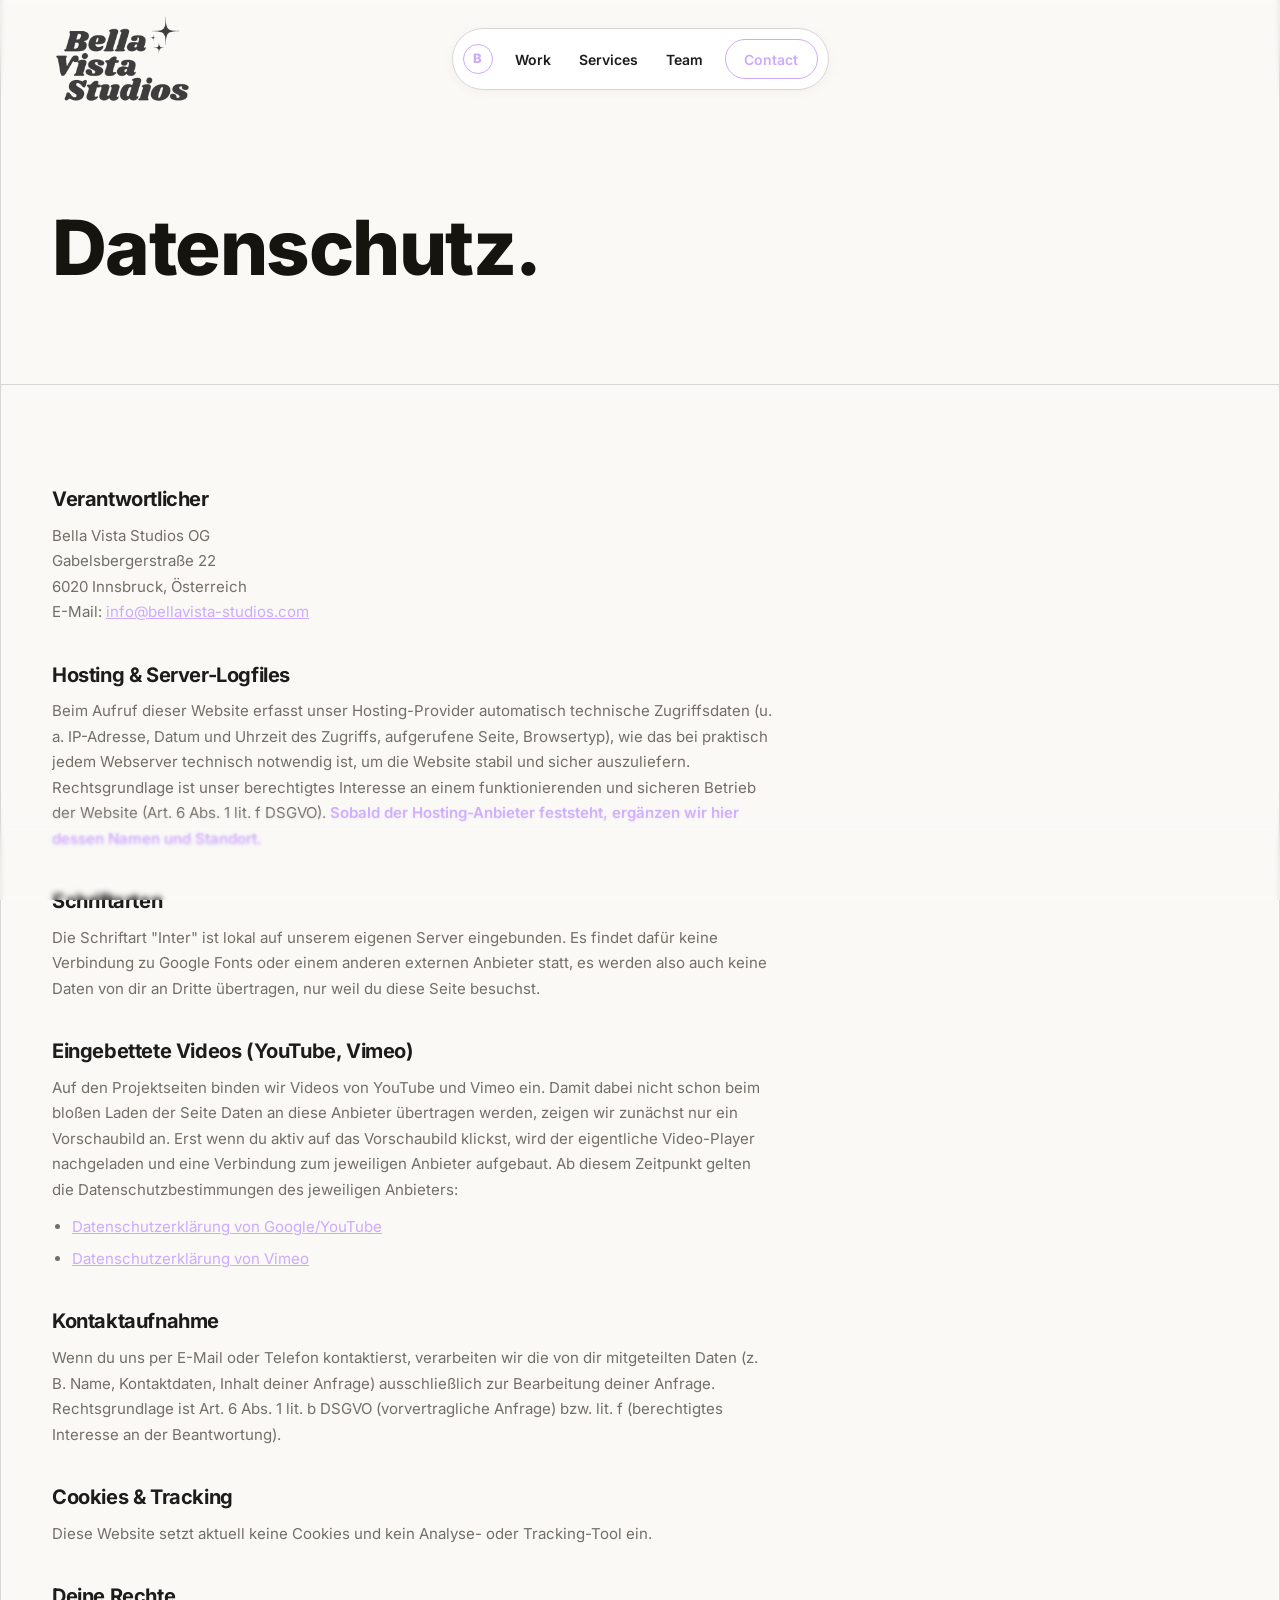
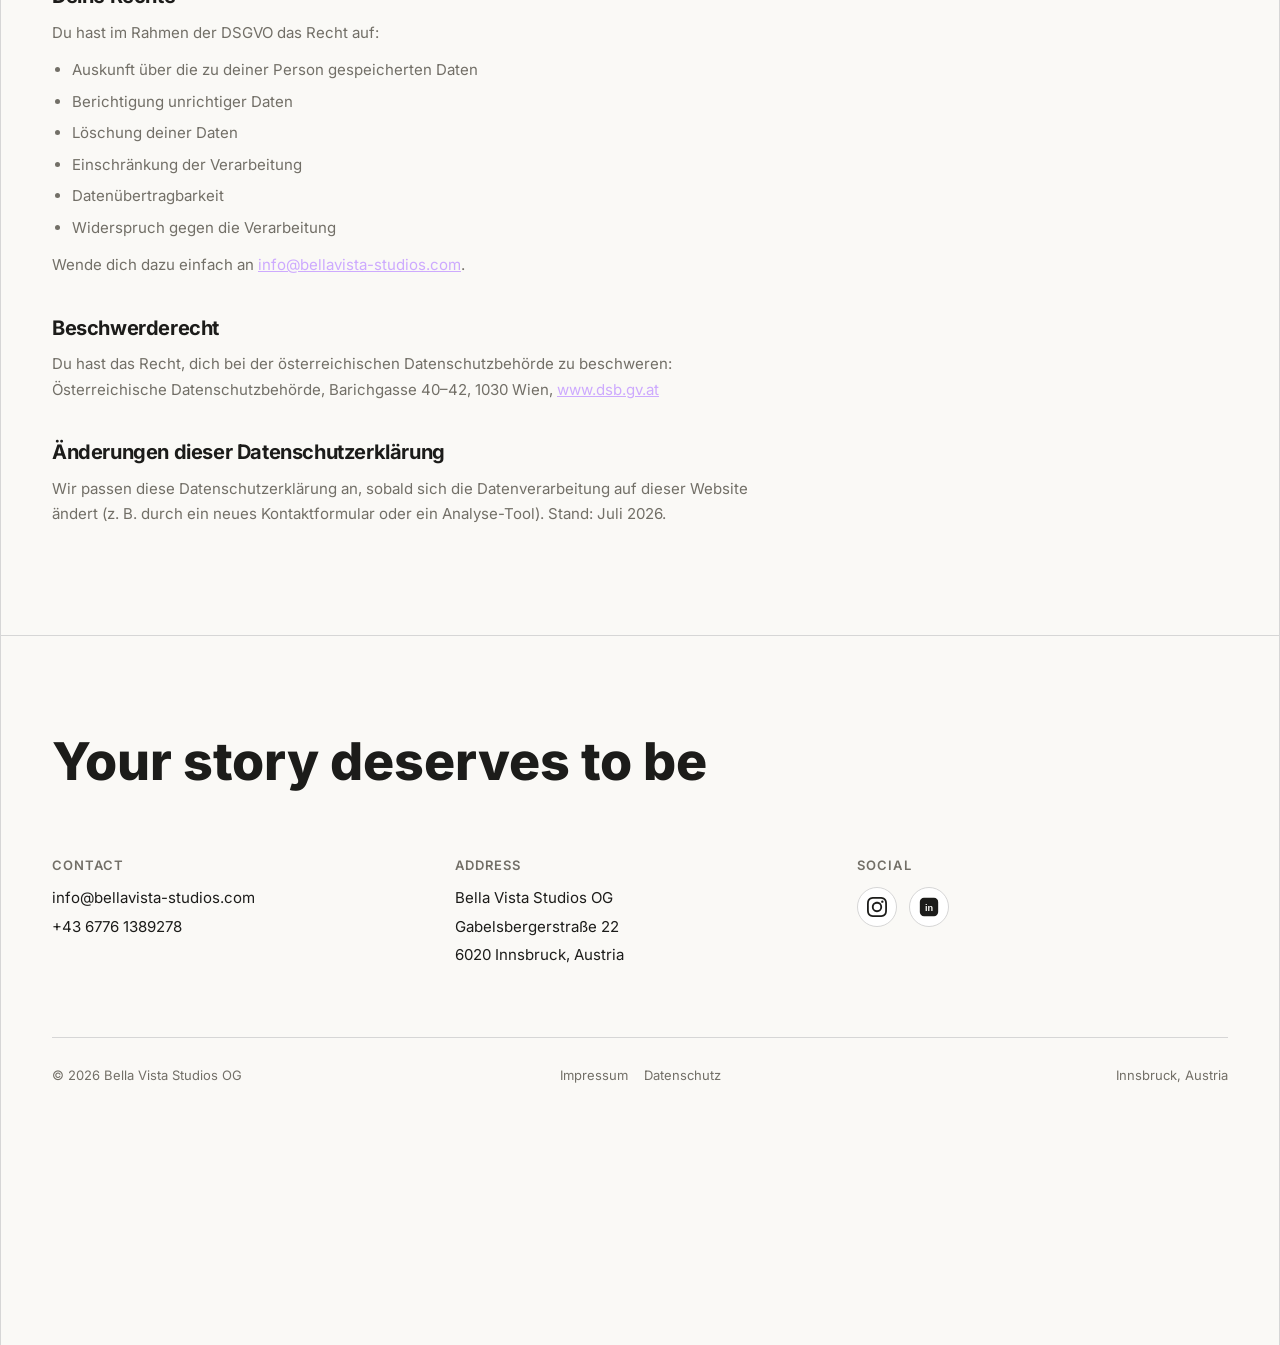
<file: datenschutz.html>
<!DOCTYPE html>
<html lang="de">
<head>
<meta charset="UTF-8">
<meta name="viewport" content="width=device-width, initial-scale=1.0">
<link rel="icon" type="image/x-icon" href="/assets/img/favicon/favicon.ico">
<link rel="icon" type="image/png" sizes="16x16" href="/assets/img/favicon/favicon-16x16.png">
<link rel="icon" type="image/png" sizes="32x32" href="/assets/img/favicon/favicon-32x32.png">
<link rel="icon" type="image/png" sizes="192x192" href="/assets/img/favicon/favicon-192.png">
<link rel="icon" type="image/png" sizes="512x512" href="/assets/img/favicon/favicon-512.png">
<link rel="apple-touch-icon" sizes="180x180" href="/assets/img/favicon/apple-touch-icon.png">
<title>Datenschutz | Bella Vista Studios</title>
<meta name="description" content="Datenschutzerklärung der Bella Vista Studios OG.">
<link rel="stylesheet" href="assets/css/style.css?v=62">
</head>
<body>

<div class="frame">

  <header class="site-header container">

    <div class="header-fade" aria-hidden="true">
      <span></span>
      <span></span>
      <span></span>
      <span></span>
      <span></span>
      <span></span>
    </div>
    <a class="logo-mark" href="index.html">
      <img src="assets/img/logo.png" alt="Bella Vista Studios Logo">
    </a>
    <nav class="nav-pill">
      <a class="nav-brand" href="index.html">
        <span class="nav-brand-mark">B</span>
      </a>
      <div class="nav-links">
        <a href="projekte.html">Work</a>
        <a href="index.html#leistungen">Services</a>
        <a href="index.html#team">Team</a>
      </div>
      <a class="nav-cta" href="index.html#kontakt">Contact</a>
    </nav>

    <button class="nav-mobile-toggle" type="button" aria-label="Menü öffnen" aria-expanded="false" aria-controls="nav-mobile-panel">
      <span></span>
      <span></span>
      <span></span>
    </button>
  </header>

  <!-- Mobiles Menü: Vollbild-Overlay, wird per assets/js/nav-mobile.js ein-/ausgeblendet
       (gleiches hidden-Muster wie #team-modal in index.html). -->
  <div class="nav-mobile-panel" id="nav-mobile-panel" hidden>
    <div class="nav-mobile-card">
      <a class="nav-mobile-brand" href="index.html">BVS</a>
      <a href="projekte.html">Work</a>
      <a href="index.html#leistungen">Services</a>
      <a href="index.html#team">Team</a>
      <a class="nav-mobile-cta" href="index.html#kontakt">Contact</a>
    </div>
  </div>

  <section class="hero container">
    <h1 class="hero-headline"><span class="strong">Datenschutz.</span></h1>
  </section>

  <div class="section-divider">
    <section class="container">
      <div class="legal">

        <h2>Verantwortlicher</h2>
        <p>
          Bella Vista Studios OG<br>
          Gabelsbergerstraße 22<br>
          6020 Innsbruck, Österreich<br>
          E-Mail: <a href="mailto:info@bellavista-studios.com">info@bellavista-studios.com</a>
        </p>

        <h2>Hosting &amp; Server-Logfiles</h2>
        <p>
          Beim Aufruf dieser Website erfasst unser Hosting-Provider automatisch technische Zugriffsdaten
          (u. a. IP-Adresse, Datum und Uhrzeit des Zugriffs, aufgerufene Seite, Browsertyp), wie das bei
          praktisch jedem Webserver technisch notwendig ist, um die Website stabil und sicher auszuliefern.
          Rechtsgrundlage ist unser berechtigtes Interesse an einem funktionierenden und sicheren Betrieb
          der Website (Art. 6 Abs. 1 lit. f DSGVO). <span class="legal-todo">Sobald der Hosting-Anbieter feststeht,
          ergänzen wir hier dessen Namen und Standort.</span>
        </p>

        <h2>Schriftarten</h2>
        <p>
          Die Schriftart "Inter" ist lokal auf unserem eigenen Server eingebunden. Es findet dafür keine
          Verbindung zu Google Fonts oder einem anderen externen Anbieter statt, es werden also auch keine
          Daten von dir an Dritte übertragen, nur weil du diese Seite besuchst.
        </p>

        <h2>Eingebettete Videos (YouTube, Vimeo)</h2>
        <p>
          Auf den Projektseiten binden wir Videos von YouTube und Vimeo ein. Damit dabei nicht schon beim
          bloßen Laden der Seite Daten an diese Anbieter übertragen werden, zeigen wir zunächst nur ein
          Vorschaubild an. Erst wenn du aktiv auf das Vorschaubild klickst, wird der eigentliche
          Video-Player nachgeladen und eine Verbindung zum jeweiligen Anbieter aufgebaut. Ab diesem
          Zeitpunkt gelten die Datenschutzbestimmungen des jeweiligen Anbieters:
        </p>
        <ul>
          <li><a href="https://policies.google.com/privacy" target="_blank" rel="noopener">Datenschutzerklärung von Google/YouTube</a></li>
          <li><a href="https://vimeo.com/privacy" target="_blank" rel="noopener">Datenschutzerklärung von Vimeo</a></li>
        </ul>

        <h2>Kontaktaufnahme</h2>
        <p>
          Wenn du uns per E-Mail oder Telefon kontaktierst, verarbeiten wir die von dir mitgeteilten Daten
          (z. B. Name, Kontaktdaten, Inhalt deiner Anfrage) ausschließlich zur Bearbeitung deiner Anfrage.
          Rechtsgrundlage ist Art. 6 Abs. 1 lit. b DSGVO (vorvertragliche Anfrage) bzw. lit. f (berechtigtes
          Interesse an der Beantwortung).
        </p>

        <h2>Cookies &amp; Tracking</h2>
        <p>
          Diese Website setzt aktuell keine Cookies und kein Analyse- oder Tracking-Tool ein.
        </p>

        <h2>Deine Rechte</h2>
        <p>Du hast im Rahmen der DSGVO das Recht auf:</p>
        <ul>
          <li>Auskunft über die zu deiner Person gespeicherten Daten</li>
          <li>Berichtigung unrichtiger Daten</li>
          <li>Löschung deiner Daten</li>
          <li>Einschränkung der Verarbeitung</li>
          <li>Datenübertragbarkeit</li>
          <li>Widerspruch gegen die Verarbeitung</li>
        </ul>
        <p>Wende dich dazu einfach an <a href="mailto:info@bellavista-studios.com">info@bellavista-studios.com</a>.</p>

        <h2>Beschwerderecht</h2>
        <p>
          Du hast das Recht, dich bei der österreichischen Datenschutzbehörde zu beschweren:<br>
          Österreichische Datenschutzbehörde, Barichgasse 40–42, 1030 Wien,
          <a href="https://www.dsb.gv.at" target="_blank" rel="noopener">www.dsb.gv.at</a>
        </p>

        <h2>Änderungen dieser Datenschutzerklärung</h2>
        <p>
          Wir passen diese Datenschutzerklärung an, sobald sich die Datenverarbeitung auf dieser Website
          ändert (z. B. durch ein neues Kontaktformular oder ein Analyse-Tool). Stand: Juli 2026.
        </p>

      </div>
    </section>
  </div>

  <!-- Footer -->
  <div class="section-divider">
    <footer class="container footer">
      <p class="footer-big">
        Your story deserves to be <span class="word-swipe">
          <span class="word-swipe-item">visualized.</span>
          <span class="word-swipe-item">told.</span>
          <span class="word-swipe-item">captured.</span>
        </span>
      </p>

      <div class="footer-grid">
        <div class="footer-col">
          <span class="eyebrow">Contact</span>
          <a href="mailto:info@bellavista-studios.com">info@bellavista-studios.com</a>
          <a href="tel:+4367761389278">+43 6776 1389278</a>
        </div>
        <div class="footer-col">
          <span class="eyebrow">Address</span>
          <p>Bella Vista Studios OG</p>
          <p>Gabelsbergerstraße 22</p>
          <p>6020 Innsbruck, Austria</p>
        </div>
        <div class="footer-col">
          <span class="eyebrow">Social</span>
          <div class="social-icons">
            <a class="social-icon" href="https://www.instagram.com/bellavista.studios/" target="_blank" rel="noopener" aria-label="Instagram">
              <svg viewBox="0 0 24 24" fill="currentColor" aria-hidden="true"><path d="M7.0301.084c-1.2768.0602-2.1487.264-2.911.5634-.7888.3075-1.4575.72-2.1228 1.3877-.6652.6677-1.075 1.3368-1.3802 2.127-.2954.7638-.4956 1.6365-.552 2.914-.0564 1.2775-.0689 1.6882-.0626 4.947.0062 3.2586.0206 3.6671.0825 4.9473.061 1.2765.264 2.1482.5635 2.9107.308.7889.72 1.4573 1.388 2.1228.6679.6655 1.3365 1.0743 2.1285 1.38.7632.295 1.6361.4961 2.9134.552 1.2773.056 1.6884.069 4.9462.0627 3.2578-.0062 3.668-.0207 4.9478-.0814 1.28-.0607 2.147-.2652 2.9098-.5633.7889-.3086 1.4578-.72 2.1228-1.3881.665-.6682 1.0745-1.3378 1.3795-2.1284.2957-.7632.4966-1.636.552-2.9124.056-1.2809.0692-1.6898.063-4.948-.0063-3.2583-.021-3.6668-.0817-4.9465-.0607-1.2797-.264-2.1487-.5633-2.9117-.3084-.7889-.72-1.4568-1.3876-2.1228C21.2982 1.33 20.628.9208 19.8378.6165 19.074.321 18.2017.1197 16.9244.0645 15.6471.0093 15.236-.005 11.977.0014 8.718.0076 8.31.0215 7.0301.0839m.1402 21.6932c-1.17-.0509-1.8053-.2453-2.2287-.408-.5606-.216-.96-.4771-1.3819-.895-.422-.4178-.6811-.8186-.9-1.378-.1644-.4234-.3624-1.058-.4171-2.228-.0595-1.2645-.072-1.6442-.079-4.848-.007-3.2037.0053-3.583.0607-4.848.05-1.169.2456-1.805.408-2.2282.216-.5613.4762-.96.895-1.3816.4188-.4217.8184-.6814 1.3783-.9003.423-.1651 1.0575-.3614 2.227-.4171 1.2655-.06 1.6447-.072 4.848-.079 3.2033-.007 3.5835.005 4.8495.0608 1.169.0508 1.8053.2445 2.228.408.5608.216.96.4754 1.3816.895.4217.4194.6816.8176.9005 1.3787.1653.4217.3617 1.056.4169 2.2263.0602 1.2655.0739 1.645.0796 4.848.0058 3.203-.0055 3.5834-.061 4.848-.051 1.17-.245 1.8055-.408 2.2294-.216.5604-.4763.96-.8954 1.3814-.419.4215-.8181.6811-1.3783.9-.4224.1649-1.0577.3617-2.2262.4174-1.2656.0595-1.6448.072-4.8493.079-3.2045.007-3.5825-.006-4.848-.0608M16.953 5.5864A1.44 1.44 0 1 0 18.39 4.144a1.44 1.44 0 0 0-1.437 1.4424M5.8385 12.012c.0067 3.4032 2.7706 6.1557 6.173 6.1493 3.4026-.0065 6.157-2.7701 6.1506-6.1733-.0065-3.4032-2.771-6.1565-6.174-6.1498-3.403.0067-6.156 2.771-6.1496 6.1738M8 12.0077a4 4 0 1 1 4.008 3.9921A3.9996 3.9996 0 0 1 8 12.0077"/></svg>
            </a>
            <a class="social-icon" href="https://www.linkedin.com/in/bella-vista-studios-5378a433b/" target="_blank" rel="noopener" aria-label="LinkedIn">
              <svg viewBox="0 0 24 24" aria-hidden="true">
                <rect x="1" y="1" width="22" height="22" rx="5" fill="currentColor"/>
                <text x="12" y="16.5" font-family="Arial, Helvetica, sans-serif" font-size="11" font-weight="700" fill="var(--bg)" text-anchor="middle">in</text>
              </svg>
            </a>
          </div>
        </div>
      </div>

      <div class="footer-bottom">
        <span>© 2026 Bella Vista Studios OG</span>
        <div class="footer-legal">
          <a href="impressum.html">Impressum</a>
          <a href="datenschutz.html">Datenschutz</a>
        </div>
        <span>Innsbruck, Austria</span>
      </div>
    </footer>
  </div>

</div>

<div class="footer-fade" aria-hidden="true">
  <span></span>
  <span></span>
  <span></span>
  <span></span>
  <span></span>
  <span></span>
</div>

<script src="assets/js/header-scroll.js?v=1" defer></script>
<script src="assets/js/nav-mobile.js?v=3" defer></script>
<script src="assets/js/logo-contrast.js?v=3" defer></script>
</body>
</html>
</file>
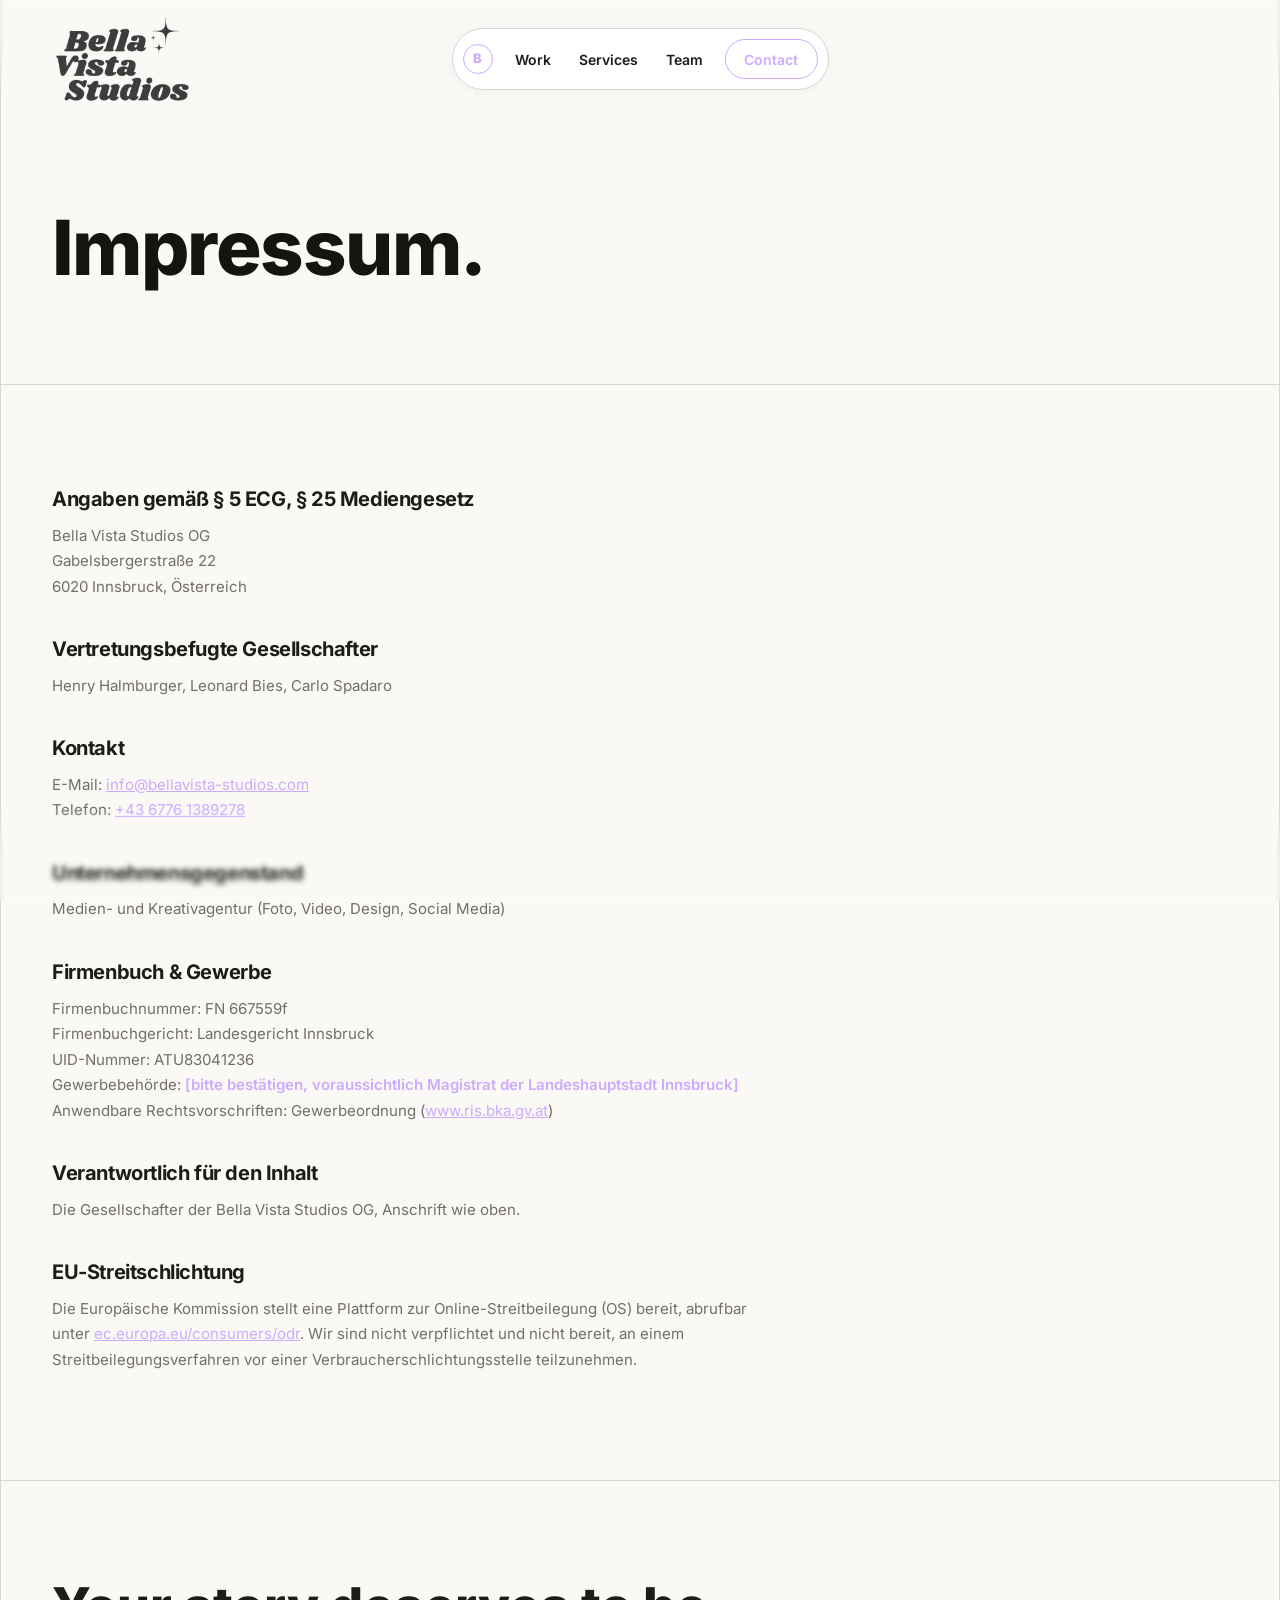
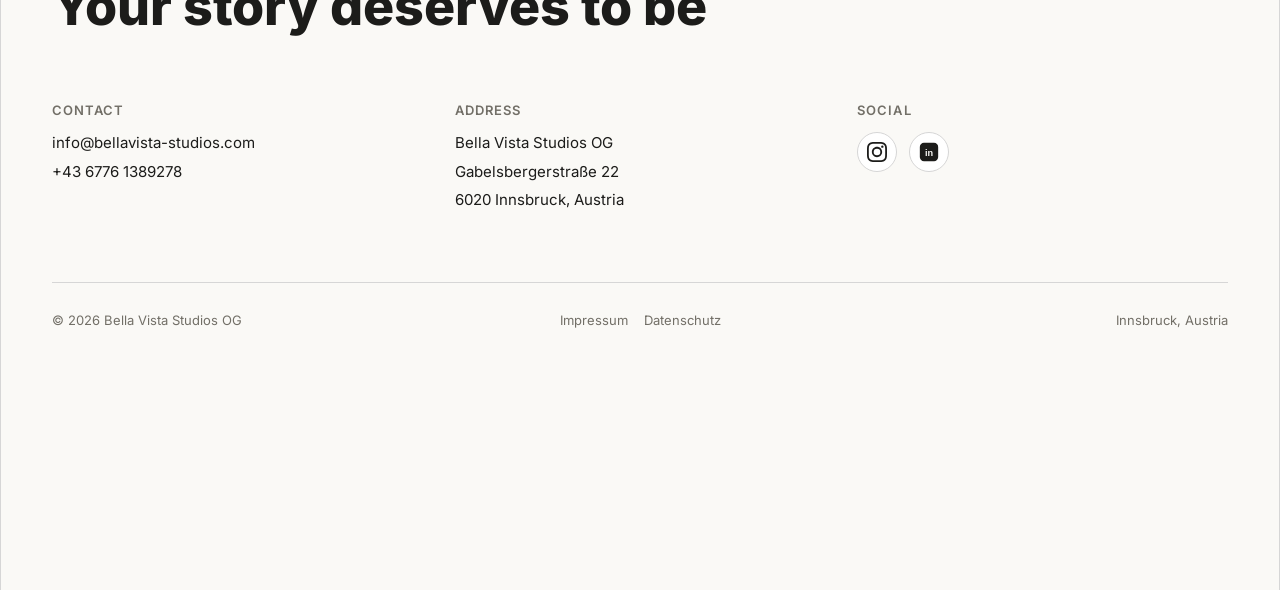
<file: impressum.html>
<!DOCTYPE html>
<html lang="de">
<head>
<meta charset="UTF-8">
<meta name="viewport" content="width=device-width, initial-scale=1.0">
<link rel="icon" type="image/x-icon" href="/assets/img/favicon/favicon.ico">
<link rel="icon" type="image/png" sizes="16x16" href="/assets/img/favicon/favicon-16x16.png">
<link rel="icon" type="image/png" sizes="32x32" href="/assets/img/favicon/favicon-32x32.png">
<link rel="icon" type="image/png" sizes="192x192" href="/assets/img/favicon/favicon-192.png">
<link rel="icon" type="image/png" sizes="512x512" href="/assets/img/favicon/favicon-512.png">
<link rel="apple-touch-icon" sizes="180x180" href="/assets/img/favicon/apple-touch-icon.png">
<title>Impressum | Bella Vista Studios</title>
<meta name="description" content="Impressum der Bella Vista Studios OG.">
<link rel="stylesheet" href="assets/css/style.css?v=62">
</head>
<body>

<div class="frame">

  <header class="site-header container">

    <div class="header-fade" aria-hidden="true">
      <span></span>
      <span></span>
      <span></span>
      <span></span>
      <span></span>
      <span></span>
    </div>
    <a class="logo-mark" href="index.html">
      <img src="assets/img/logo.png" alt="Bella Vista Studios Logo">
    </a>
    <nav class="nav-pill">
      <a class="nav-brand" href="index.html">
        <span class="nav-brand-mark">B</span>
      </a>
      <div class="nav-links">
        <a href="projekte.html">Work</a>
        <a href="index.html#leistungen">Services</a>
        <a href="index.html#team">Team</a>
      </div>
      <a class="nav-cta" href="index.html#kontakt">Contact</a>
    </nav>

    <button class="nav-mobile-toggle" type="button" aria-label="Menü öffnen" aria-expanded="false" aria-controls="nav-mobile-panel">
      <span></span>
      <span></span>
      <span></span>
    </button>
  </header>

  <!-- Mobiles Menü: Vollbild-Overlay, wird per assets/js/nav-mobile.js ein-/ausgeblendet
       (gleiches hidden-Muster wie #team-modal in index.html). -->
  <div class="nav-mobile-panel" id="nav-mobile-panel" hidden>
    <div class="nav-mobile-card">
      <a class="nav-mobile-brand" href="index.html">BVS</a>
      <a href="projekte.html">Work</a>
      <a href="index.html#leistungen">Services</a>
      <a href="index.html#team">Team</a>
      <a class="nav-mobile-cta" href="index.html#kontakt">Contact</a>
    </div>
  </div>

  <section class="hero container">
    <h1 class="hero-headline"><span class="strong">Impressum.</span></h1>
  </section>

  <div class="section-divider">
    <section class="container">
      <div class="legal">

        <h2>Angaben gemäß § 5 ECG, § 25 Mediengesetz</h2>
        <p>
          Bella Vista Studios OG<br>
          Gabelsbergerstraße 22<br>
          6020 Innsbruck, Österreich
        </p>

        <h2>Vertretungsbefugte Gesellschafter</h2>
        <p>Henry Halmburger, Leonard Bies, Carlo Spadaro</p>

        <h2>Kontakt</h2>
        <p>
          E-Mail: <a href="mailto:info@bellavista-studios.com">info@bellavista-studios.com</a><br>
          Telefon: <a href="tel:+4367761389278">+43 6776 1389278</a>
        </p>

        <h2>Unternehmensgegenstand</h2>
        <p>Medien- und Kreativagentur (Foto, Video, Design, Social Media)</p>

        <h2>Firmenbuch &amp; Gewerbe</h2>
        <p>
          Firmenbuchnummer: FN 667559f<br>
          Firmenbuchgericht: Landesgericht Innsbruck<br>
          UID-Nummer: ATU83041236<br>
          Gewerbebehörde: <span class="legal-todo">[bitte bestätigen, voraussichtlich Magistrat der Landeshauptstadt Innsbruck]</span><br>
          Anwendbare Rechtsvorschriften: Gewerbeordnung (<a href="https://www.ris.bka.gv.at" target="_blank" rel="noopener">www.ris.bka.gv.at</a>)
        </p>

        <h2>Verantwortlich für den Inhalt</h2>
        <p>Die Gesellschafter der Bella Vista Studios OG, Anschrift wie oben.</p>

        <h2>EU-Streitschlichtung</h2>
        <p>
          Die Europäische Kommission stellt eine Plattform zur Online-Streitbeilegung (OS) bereit, abrufbar unter
          <a href="https://ec.europa.eu/consumers/odr/" target="_blank" rel="noopener">ec.europa.eu/consumers/odr</a>.
          Wir sind nicht verpflichtet und nicht bereit, an einem Streitbeilegungsverfahren vor einer Verbraucherschlichtungsstelle teilzunehmen.
        </p>

      </div>
    </section>
  </div>

  <!-- Footer -->
  <div class="section-divider">
    <footer class="container footer">
      <p class="footer-big">
        Your story deserves to be <span class="word-swipe">
          <span class="word-swipe-item">visualized.</span>
          <span class="word-swipe-item">told.</span>
          <span class="word-swipe-item">captured.</span>
        </span>
      </p>

      <div class="footer-grid">
        <div class="footer-col">
          <span class="eyebrow">Contact</span>
          <a href="mailto:info@bellavista-studios.com">info@bellavista-studios.com</a>
          <a href="tel:+4367761389278">+43 6776 1389278</a>
        </div>
        <div class="footer-col">
          <span class="eyebrow">Address</span>
          <p>Bella Vista Studios OG</p>
          <p>Gabelsbergerstraße 22</p>
          <p>6020 Innsbruck, Austria</p>
        </div>
        <div class="footer-col">
          <span class="eyebrow">Social</span>
          <div class="social-icons">
            <a class="social-icon" href="https://www.instagram.com/bellavista.studios/" target="_blank" rel="noopener" aria-label="Instagram">
              <svg viewBox="0 0 24 24" fill="currentColor" aria-hidden="true"><path d="M7.0301.084c-1.2768.0602-2.1487.264-2.911.5634-.7888.3075-1.4575.72-2.1228 1.3877-.6652.6677-1.075 1.3368-1.3802 2.127-.2954.7638-.4956 1.6365-.552 2.914-.0564 1.2775-.0689 1.6882-.0626 4.947.0062 3.2586.0206 3.6671.0825 4.9473.061 1.2765.264 2.1482.5635 2.9107.308.7889.72 1.4573 1.388 2.1228.6679.6655 1.3365 1.0743 2.1285 1.38.7632.295 1.6361.4961 2.9134.552 1.2773.056 1.6884.069 4.9462.0627 3.2578-.0062 3.668-.0207 4.9478-.0814 1.28-.0607 2.147-.2652 2.9098-.5633.7889-.3086 1.4578-.72 2.1228-1.3881.665-.6682 1.0745-1.3378 1.3795-2.1284.2957-.7632.4966-1.636.552-2.9124.056-1.2809.0692-1.6898.063-4.948-.0063-3.2583-.021-3.6668-.0817-4.9465-.0607-1.2797-.264-2.1487-.5633-2.9117-.3084-.7889-.72-1.4568-1.3876-2.1228C21.2982 1.33 20.628.9208 19.8378.6165 19.074.321 18.2017.1197 16.9244.0645 15.6471.0093 15.236-.005 11.977.0014 8.718.0076 8.31.0215 7.0301.0839m.1402 21.6932c-1.17-.0509-1.8053-.2453-2.2287-.408-.5606-.216-.96-.4771-1.3819-.895-.422-.4178-.6811-.8186-.9-1.378-.1644-.4234-.3624-1.058-.4171-2.228-.0595-1.2645-.072-1.6442-.079-4.848-.007-3.2037.0053-3.583.0607-4.848.05-1.169.2456-1.805.408-2.2282.216-.5613.4762-.96.895-1.3816.4188-.4217.8184-.6814 1.3783-.9003.423-.1651 1.0575-.3614 2.227-.4171 1.2655-.06 1.6447-.072 4.848-.079 3.2033-.007 3.5835.005 4.8495.0608 1.169.0508 1.8053.2445 2.228.408.5608.216.96.4754 1.3816.895.4217.4194.6816.8176.9005 1.3787.1653.4217.3617 1.056.4169 2.2263.0602 1.2655.0739 1.645.0796 4.848.0058 3.203-.0055 3.5834-.061 4.848-.051 1.17-.245 1.8055-.408 2.2294-.216.5604-.4763.96-.8954 1.3814-.419.4215-.8181.6811-1.3783.9-.4224.1649-1.0577.3617-2.2262.4174-1.2656.0595-1.6448.072-4.8493.079-3.2045.007-3.5825-.006-4.848-.0608M16.953 5.5864A1.44 1.44 0 1 0 18.39 4.144a1.44 1.44 0 0 0-1.437 1.4424M5.8385 12.012c.0067 3.4032 2.7706 6.1557 6.173 6.1493 3.4026-.0065 6.157-2.7701 6.1506-6.1733-.0065-3.4032-2.771-6.1565-6.174-6.1498-3.403.0067-6.156 2.771-6.1496 6.1738M8 12.0077a4 4 0 1 1 4.008 3.9921A3.9996 3.9996 0 0 1 8 12.0077"/></svg>
            </a>
            <a class="social-icon" href="https://www.linkedin.com/in/bella-vista-studios-5378a433b/" target="_blank" rel="noopener" aria-label="LinkedIn">
              <svg viewBox="0 0 24 24" aria-hidden="true">
                <rect x="1" y="1" width="22" height="22" rx="5" fill="currentColor"/>
                <text x="12" y="16.5" font-family="Arial, Helvetica, sans-serif" font-size="11" font-weight="700" fill="var(--bg)" text-anchor="middle">in</text>
              </svg>
            </a>
          </div>
        </div>
      </div>

      <div class="footer-bottom">
        <span>© 2026 Bella Vista Studios OG</span>
        <div class="footer-legal">
          <a href="impressum.html">Impressum</a>
          <a href="datenschutz.html">Datenschutz</a>
        </div>
        <span>Innsbruck, Austria</span>
      </div>
    </footer>
  </div>

</div>

<div class="footer-fade" aria-hidden="true">
  <span></span>
  <span></span>
  <span></span>
  <span></span>
  <span></span>
  <span></span>
</div>

<script src="assets/js/header-scroll.js?v=1" defer></script>
<script src="assets/js/nav-mobile.js?v=3" defer></script>
<script src="assets/js/logo-contrast.js?v=3" defer></script>
</body>
</html>
</file>
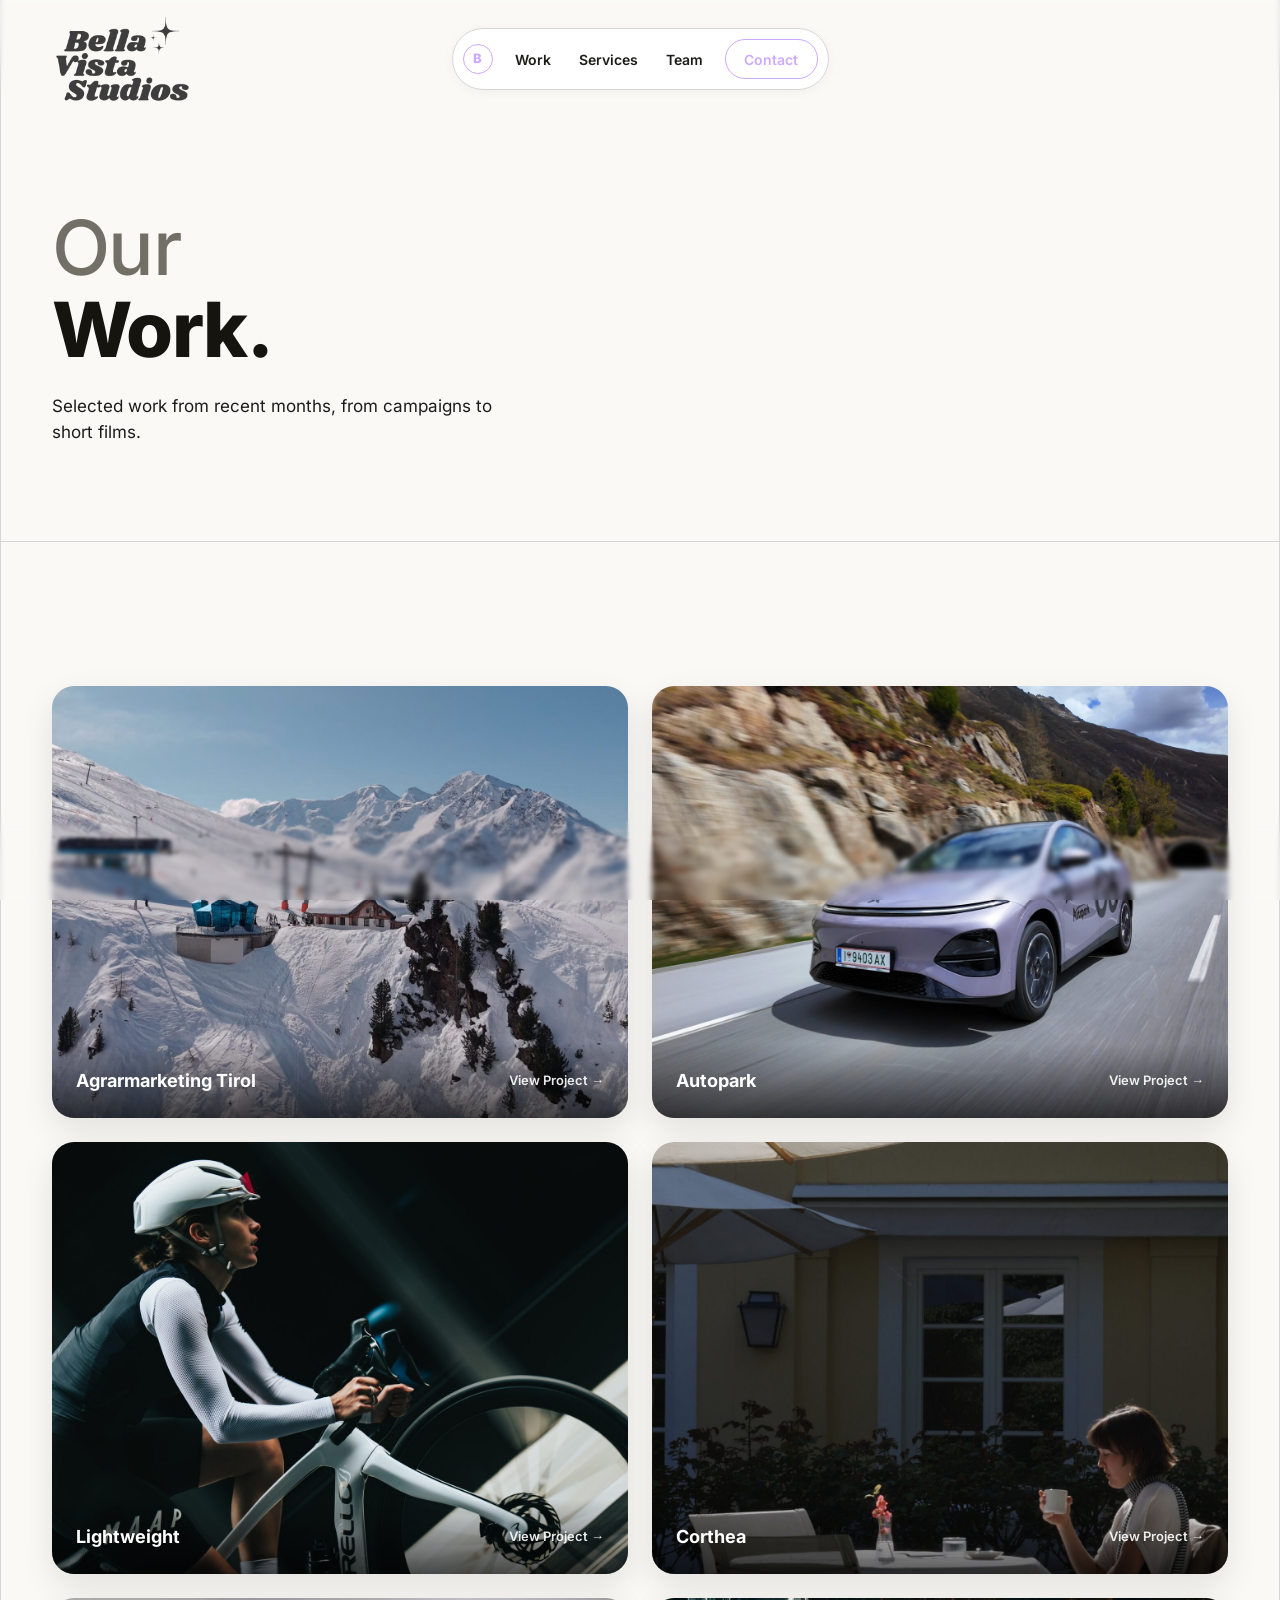
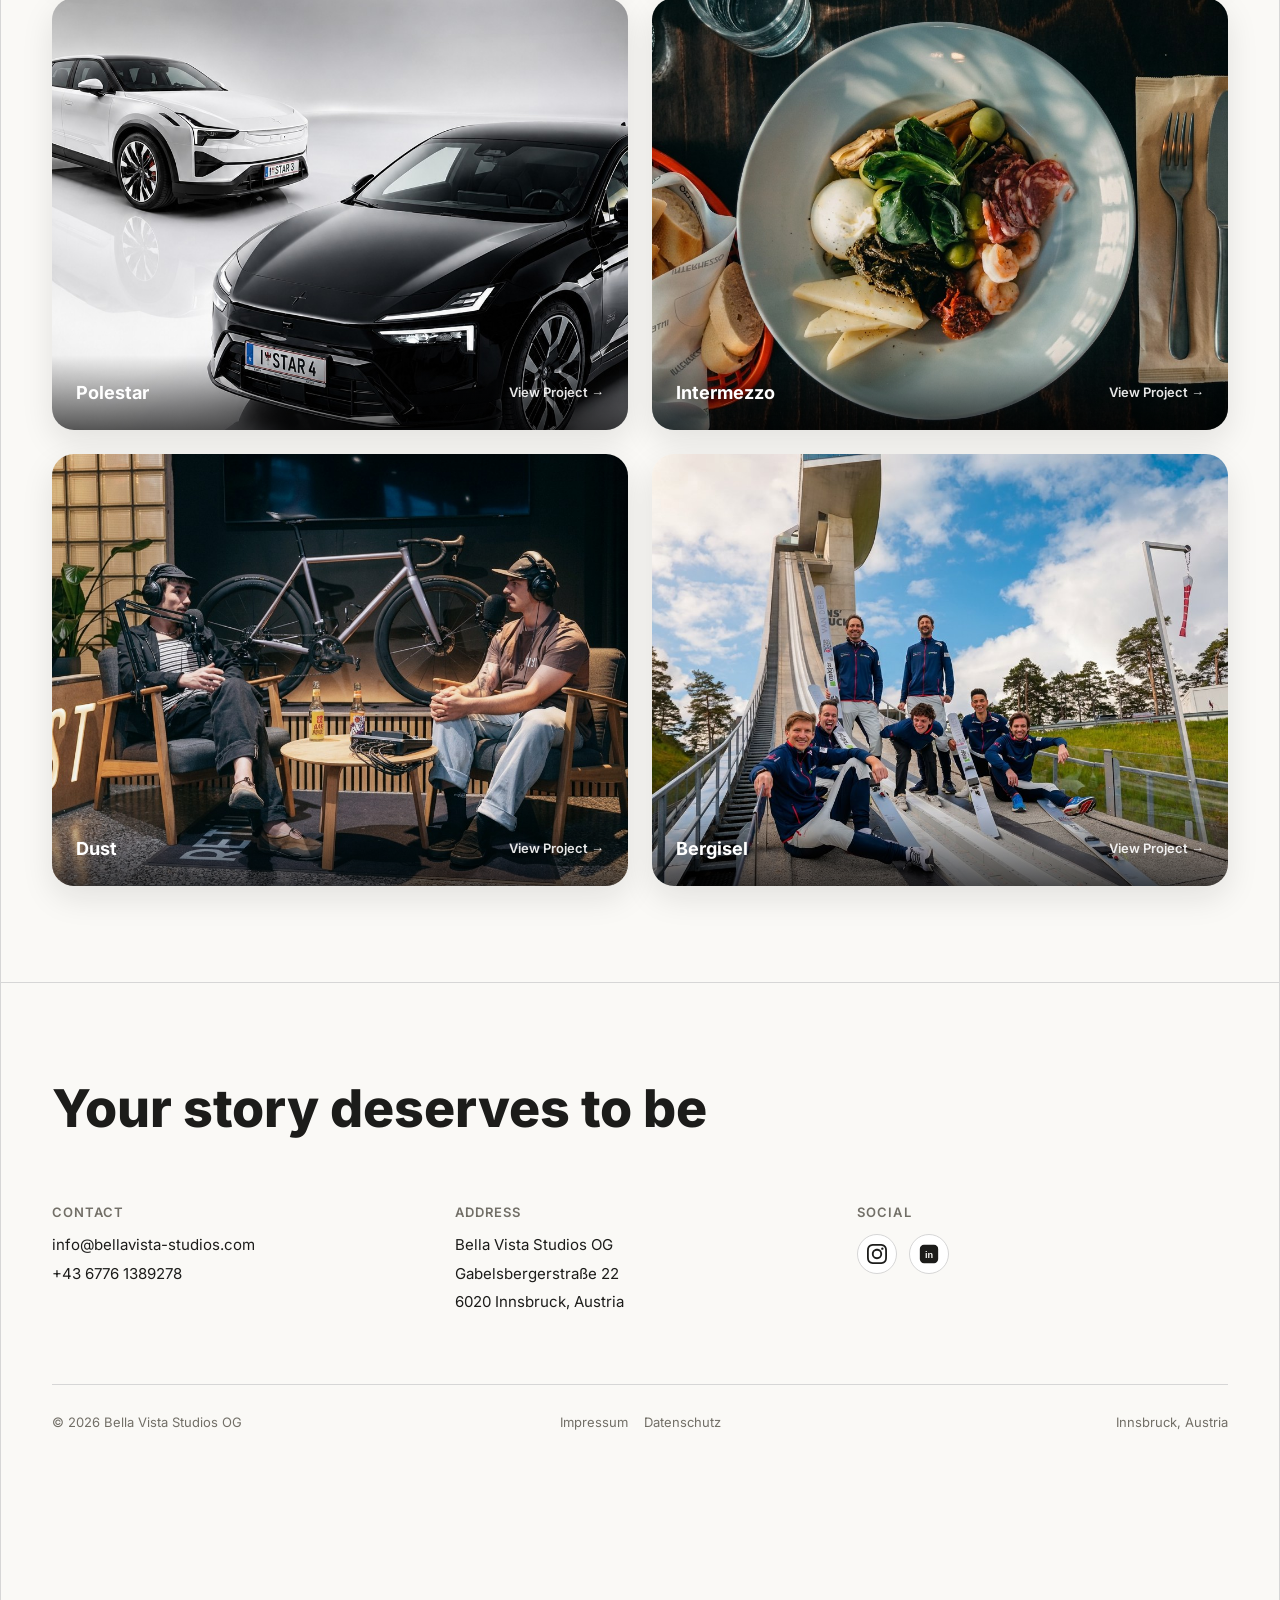
<file: projekte.html>
<!DOCTYPE html>
<html lang="en">
<head>
<meta charset="UTF-8">
<meta name="viewport" content="width=device-width, initial-scale=1.0">
<link rel="icon" type="image/x-icon" href="/assets/img/favicon/favicon.ico">
<link rel="icon" type="image/png" sizes="16x16" href="/assets/img/favicon/favicon-16x16.png">
<link rel="icon" type="image/png" sizes="32x32" href="/assets/img/favicon/favicon-32x32.png">
<link rel="icon" type="image/png" sizes="192x192" href="/assets/img/favicon/favicon-192.png">
<link rel="icon" type="image/png" sizes="512x512" href="/assets/img/favicon/favicon-512.png">
<link rel="apple-touch-icon" sizes="180x180" href="/assets/img/favicon/apple-touch-icon.png">
<title>Work | Bella Vista Studios</title>
<meta name="description" content="An overview of all projects by Bella Vista Studios (BVS).">
<link rel="stylesheet" href="assets/css/style.css?v=62">
</head>
<body>

<div class="frame">

  <header class="site-header container">

    <div class="header-fade" aria-hidden="true">
      <span></span>
      <span></span>
      <span></span>
      <span></span>
      <span></span>
      <span></span>
    </div>
    <a class="logo-mark" href="index.html">
      <img src="assets/img/logo.png" alt="Bella Vista Studios Logo">
    </a>
    <nav class="nav-pill">
      <a class="nav-brand" href="index.html">
        <span class="nav-brand-mark">B</span>
      </a>
      <div class="nav-links">
        <a href="projekte.html">Work</a>
        <a href="index.html#leistungen">Services</a>
        <a href="index.html#team">Team</a>
      </div>
      <a class="nav-cta" href="index.html#kontakt">Contact</a>
    </nav>

    <button class="nav-mobile-toggle" type="button" aria-label="Menü öffnen" aria-expanded="false" aria-controls="nav-mobile-panel">
      <span></span>
      <span></span>
      <span></span>
    </button>
  </header>

  <!-- Mobiles Menü: Vollbild-Overlay, wird per assets/js/nav-mobile.js ein-/ausgeblendet
       (gleiches hidden-Muster wie #team-modal in index.html). -->
  <div class="nav-mobile-panel" id="nav-mobile-panel" hidden>
    <div class="nav-mobile-card">
      <a class="nav-mobile-brand" href="index.html">BVS</a>
      <a href="projekte.html">Work</a>
      <a href="index.html#leistungen">Services</a>
      <a href="index.html#team">Team</a>
      <a class="nav-mobile-cta" href="index.html#kontakt">Contact</a>
    </div>
  </div>

  <section class="hero container">
    <h1 class="hero-headline">
      <span class="muted">Our</span>
      <span class="strong">Work.</span>
    </h1>
    <p class="hero-text">Selected work from recent months, from campaigns to short films.</p>
  </section>

  <div class="section-divider">
    <section class="container">
      <div class="projects-grid">
        <a class="project-card" href="projektseiten/agrar-tirol.html">
          <img src="assets/img/projects/agrar-tirol.jpg" alt="Agrarmarketing Tirol project">
          <img class="project-client-logo project-client-logo--agrar-tirol" src="assets/img/clients/white/agrar-tirol.png" alt="" aria-hidden="true">
          <span class="project-overlay">
            <span class="name">Agrarmarketing Tirol</span>
            <span class="view">View Project →</span>
          </span>
        </a>

        <a class="project-card" href="projektseiten/autopark.html">
          <img src="assets/img/projects/autopark.jpg" alt="Autopark project">
          <img class="project-client-logo project-client-logo--autopark" src="assets/img/clients/white/autopark.png" alt="" aria-hidden="true">
          <span class="project-overlay">
            <span class="name">Autopark</span>
            <span class="view">View Project →</span>
          </span>
        </a>

        <a class="project-card" href="projektseiten/lightweight.html">
          <img src="assets/img/projects/lightweight.jpg" alt="Lightweight project">
          <img class="project-client-logo project-client-logo--lightweight" src="assets/img/clients/white/lightweight.png" alt="" aria-hidden="true">
          <span class="project-overlay">
            <span class="name">Lightweight</span>
            <span class="view">View Project →</span>
          </span>
        </a>

        <a class="project-card" href="projektseiten/corthea.html">
          <img src="assets/img/projects/corthea.jpg" alt="Corthea project">
          <img class="project-client-logo project-client-logo--corthea" src="assets/img/clients/white/corthea.png" alt="" aria-hidden="true">
          <span class="project-overlay">
            <span class="name">Corthea</span>
            <span class="view">View Project →</span>
          </span>
        </a>

        <a class="project-card" href="projektseiten/polestar.html">
          <img src="assets/img/projects/polestar.jpg" alt="Polestar project">
          <img class="project-client-logo project-client-logo--polestar" src="assets/img/clients/white/polestar.png" alt="" aria-hidden="true">
          <span class="project-overlay">
            <span class="name">Polestar</span>
            <span class="view">View Project →</span>
          </span>
        </a>

        <a class="project-card" href="projektseiten/intermezzo.html">
          <img src="assets/img/projects/intermezzo.jpg" alt="Intermezzo project">
          <img class="project-client-logo project-client-logo--intermezzo" src="assets/img/clients/white/intermezzo.png" alt="" aria-hidden="true">
          <span class="project-overlay">
            <span class="name">Intermezzo</span>
            <span class="view">View Project →</span>
          </span>
        </a>

        <a class="project-card" href="projektseiten/dust.html">
          <img src="assets/img/projects/dust.jpg" alt="Dust project">
          <img class="project-client-logo project-client-logo--dust" src="assets/img/clients/white/dust.png" alt="" aria-hidden="true">
          <span class="project-overlay">
            <span class="name">Dust</span>
            <span class="view">View Project →</span>
          </span>
        </a>

        <a class="project-card" href="projektseiten/bergisel.html">
          <img src="assets/img/projects/bergisel.jpg" alt="Bergisel project">
          <img class="project-client-logo project-client-logo--bergisel" src="assets/img/clients/white/bergisel.png" alt="" aria-hidden="true">
          <span class="project-overlay">
            <span class="name">Bergisel</span>
            <span class="view">View Project →</span>
          </span>
        </a>
      </div>
    </section>
  </div>

  <!-- Footer -->
  <div class="section-divider">
    <footer class="container footer">
      <p class="footer-big">
        Your story deserves to be <span class="word-swipe">
          <span class="word-swipe-item">visualized.</span>
          <span class="word-swipe-item">told.</span>
          <span class="word-swipe-item">captured.</span>
        </span>
      </p>

      <div class="footer-grid">
        <div class="footer-col">
          <span class="eyebrow">Contact</span>
          <a href="mailto:info@bellavista-studios.com">info@bellavista-studios.com</a>
          <a href="tel:+4367761389278">+43 6776 1389278</a>
        </div>
        <div class="footer-col">
          <span class="eyebrow">Address</span>
          <p>Bella Vista Studios OG</p>
          <p>Gabelsbergerstraße 22</p>
          <p>6020 Innsbruck, Austria</p>
        </div>
        <div class="footer-col">
          <span class="eyebrow">Social</span>
          <div class="social-icons">
            <a class="social-icon" href="https://www.instagram.com/bellavista.studios/" target="_blank" rel="noopener" aria-label="Instagram">
              <svg viewBox="0 0 24 24" fill="currentColor" aria-hidden="true"><path d="M7.0301.084c-1.2768.0602-2.1487.264-2.911.5634-.7888.3075-1.4575.72-2.1228 1.3877-.6652.6677-1.075 1.3368-1.3802 2.127-.2954.7638-.4956 1.6365-.552 2.914-.0564 1.2775-.0689 1.6882-.0626 4.947.0062 3.2586.0206 3.6671.0825 4.9473.061 1.2765.264 2.1482.5635 2.9107.308.7889.72 1.4573 1.388 2.1228.6679.6655 1.3365 1.0743 2.1285 1.38.7632.295 1.6361.4961 2.9134.552 1.2773.056 1.6884.069 4.9462.0627 3.2578-.0062 3.668-.0207 4.9478-.0814 1.28-.0607 2.147-.2652 2.9098-.5633.7889-.3086 1.4578-.72 2.1228-1.3881.665-.6682 1.0745-1.3378 1.3795-2.1284.2957-.7632.4966-1.636.552-2.9124.056-1.2809.0692-1.6898.063-4.948-.0063-3.2583-.021-3.6668-.0817-4.9465-.0607-1.2797-.264-2.1487-.5633-2.9117-.3084-.7889-.72-1.4568-1.3876-2.1228C21.2982 1.33 20.628.9208 19.8378.6165 19.074.321 18.2017.1197 16.9244.0645 15.6471.0093 15.236-.005 11.977.0014 8.718.0076 8.31.0215 7.0301.0839m.1402 21.6932c-1.17-.0509-1.8053-.2453-2.2287-.408-.5606-.216-.96-.4771-1.3819-.895-.422-.4178-.6811-.8186-.9-1.378-.1644-.4234-.3624-1.058-.4171-2.228-.0595-1.2645-.072-1.6442-.079-4.848-.007-3.2037.0053-3.583.0607-4.848.05-1.169.2456-1.805.408-2.2282.216-.5613.4762-.96.895-1.3816.4188-.4217.8184-.6814 1.3783-.9003.423-.1651 1.0575-.3614 2.227-.4171 1.2655-.06 1.6447-.072 4.848-.079 3.2033-.007 3.5835.005 4.8495.0608 1.169.0508 1.8053.2445 2.228.408.5608.216.96.4754 1.3816.895.4217.4194.6816.8176.9005 1.3787.1653.4217.3617 1.056.4169 2.2263.0602 1.2655.0739 1.645.0796 4.848.0058 3.203-.0055 3.5834-.061 4.848-.051 1.17-.245 1.8055-.408 2.2294-.216.5604-.4763.96-.8954 1.3814-.419.4215-.8181.6811-1.3783.9-.4224.1649-1.0577.3617-2.2262.4174-1.2656.0595-1.6448.072-4.8493.079-3.2045.007-3.5825-.006-4.848-.0608M16.953 5.5864A1.44 1.44 0 1 0 18.39 4.144a1.44 1.44 0 0 0-1.437 1.4424M5.8385 12.012c.0067 3.4032 2.7706 6.1557 6.173 6.1493 3.4026-.0065 6.157-2.7701 6.1506-6.1733-.0065-3.4032-2.771-6.1565-6.174-6.1498-3.403.0067-6.156 2.771-6.1496 6.1738M8 12.0077a4 4 0 1 1 4.008 3.9921A3.9996 3.9996 0 0 1 8 12.0077"/></svg>
            </a>
            <a class="social-icon" href="https://www.linkedin.com/in/bella-vista-studios-5378a433b/" target="_blank" rel="noopener" aria-label="LinkedIn">
              <svg viewBox="0 0 24 24" aria-hidden="true">
                <rect x="1" y="1" width="22" height="22" rx="5" fill="currentColor"/>
                <text x="12" y="16.5" font-family="Arial, Helvetica, sans-serif" font-size="11" font-weight="700" fill="var(--bg)" text-anchor="middle">in</text>
              </svg>
            </a>
          </div>
        </div>
      </div>

      <div class="footer-bottom">
        <span>© 2026 Bella Vista Studios OG</span>
        <div class="footer-legal">
          <a href="impressum.html">Impressum</a>
          <a href="datenschutz.html">Datenschutz</a>
        </div>
        <span>Innsbruck, Austria</span>
      </div>
    </footer>
  </div>

</div>

<div class="footer-fade" aria-hidden="true">
  <span></span>
  <span></span>
  <span></span>
  <span></span>
  <span></span>
  <span></span>
</div>

<script src="assets/js/header-scroll.js?v=1" defer></script>
<script src="assets/js/nav-mobile.js?v=3" defer></script>
<script src="assets/js/logo-contrast.js?v=3" defer></script>
<script src="assets/js/scroll-effects.js?v=16" defer></script>
<script src="assets/js/scroll-reveal.js?v=2" defer></script>
</body>
</html>
</file>
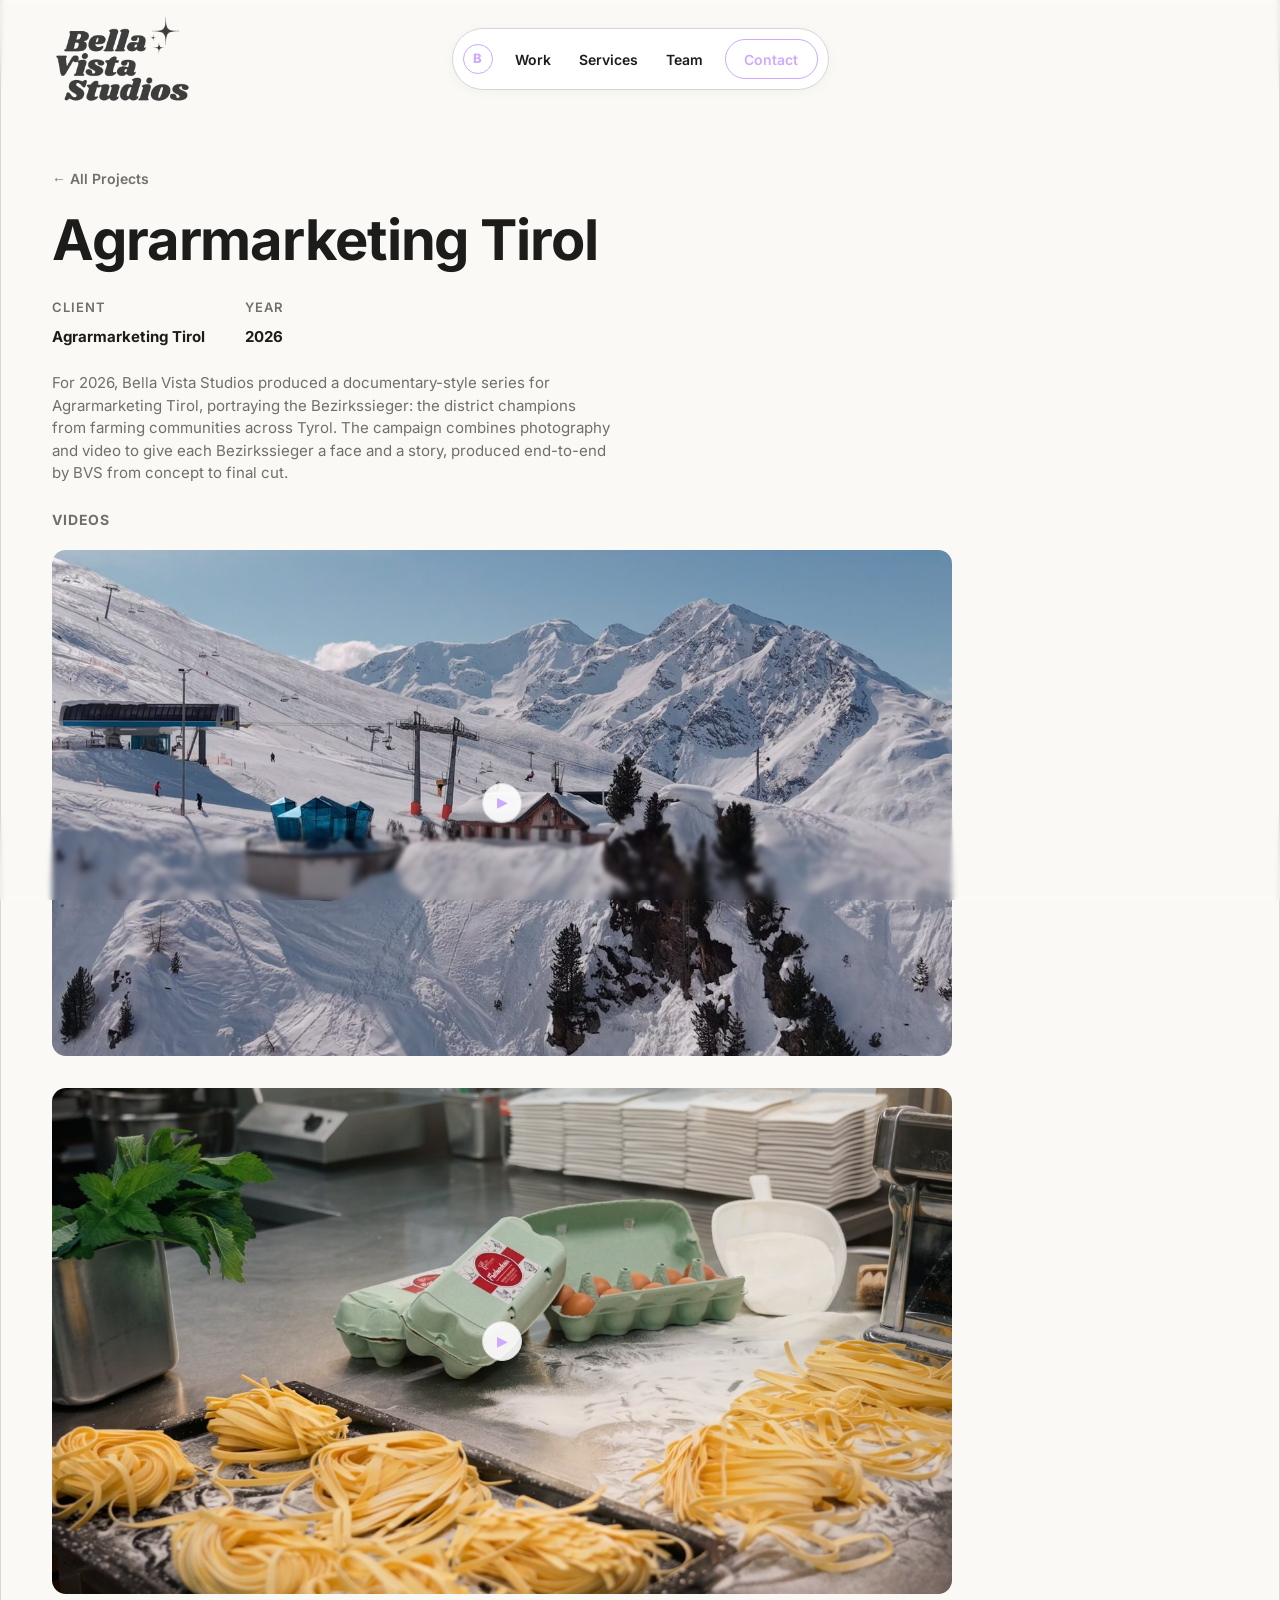
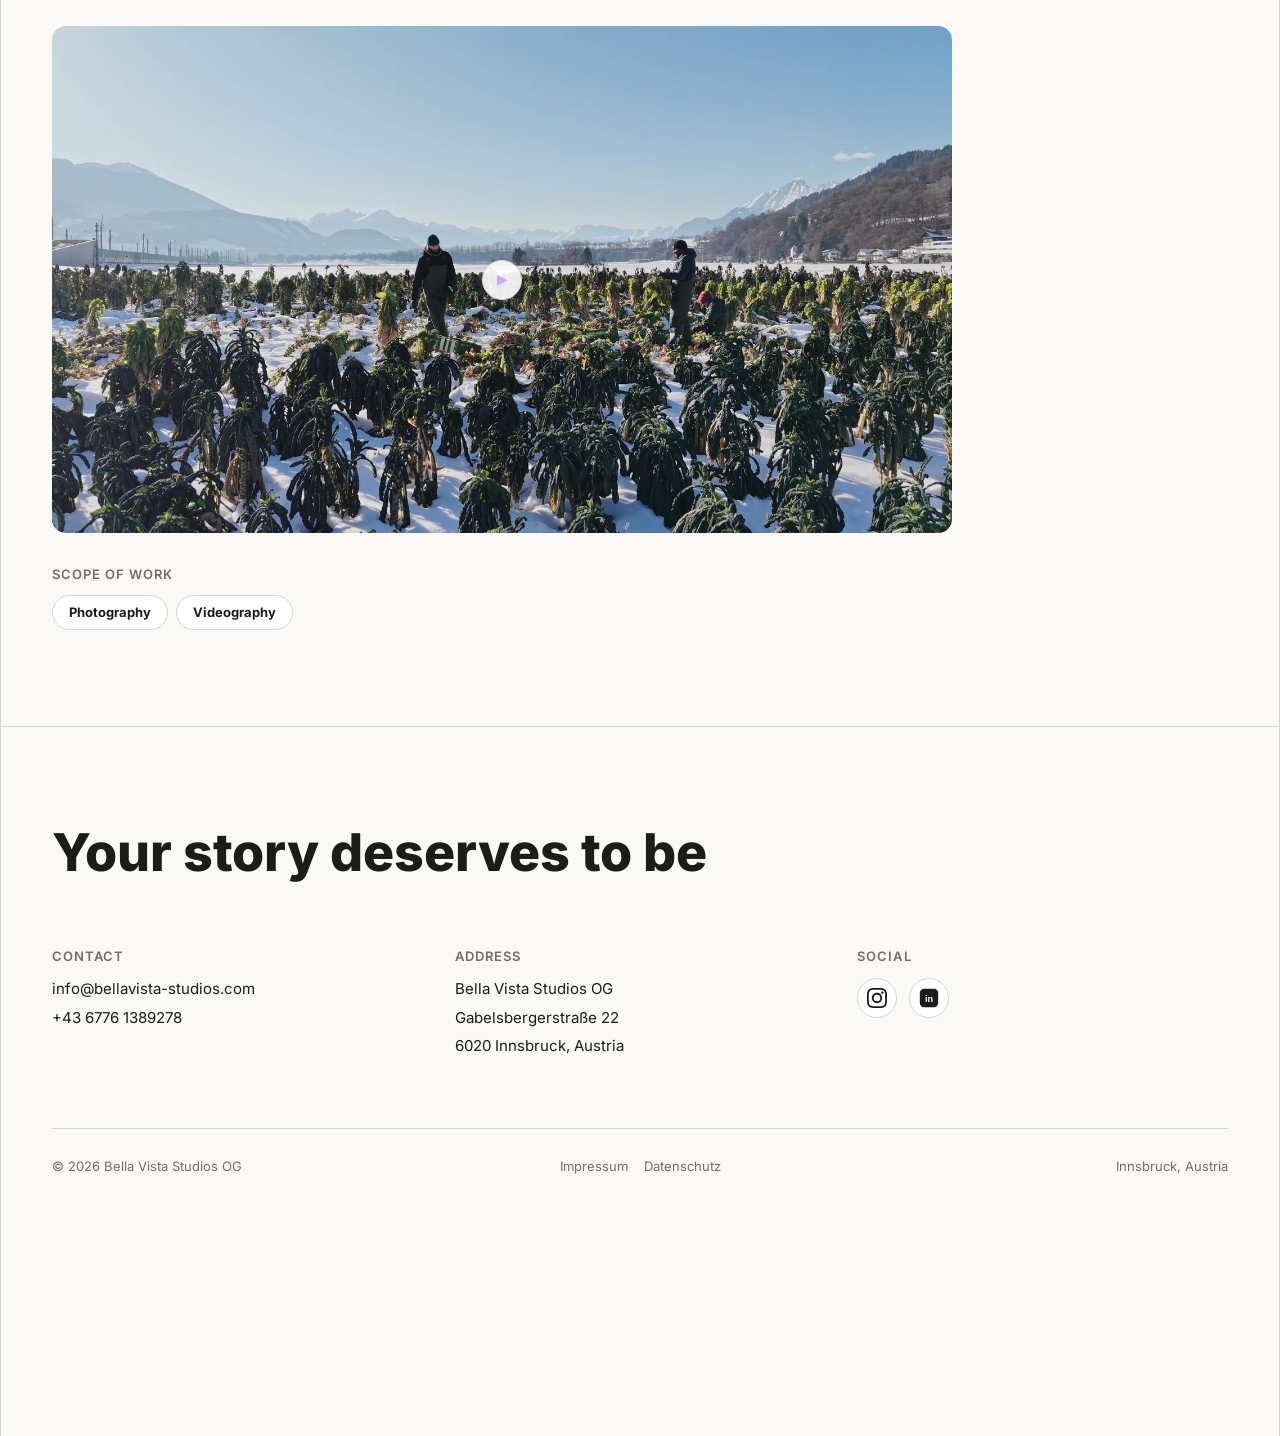
<file: projektseiten/agrar-tirol.html>
<!DOCTYPE html>
<html lang="en">
<head>
<meta charset="UTF-8">
<meta name="viewport" content="width=device-width, initial-scale=1.0">
<link rel="icon" type="image/x-icon" href="/assets/img/favicon/favicon.ico">
<link rel="icon" type="image/png" sizes="16x16" href="/assets/img/favicon/favicon-16x16.png">
<link rel="icon" type="image/png" sizes="32x32" href="/assets/img/favicon/favicon-32x32.png">
<link rel="icon" type="image/png" sizes="192x192" href="/assets/img/favicon/favicon-192.png">
<link rel="icon" type="image/png" sizes="512x512" href="/assets/img/favicon/favicon-512.png">
<link rel="apple-touch-icon" sizes="180x180" href="/assets/img/favicon/apple-touch-icon.png">
<title>Agrarmarketing Tirol | Bella Vista Studios</title>
<meta name="description" content="Agrarmarketing Tirol project by Bella Vista Studios (BVS).">
<link rel="stylesheet" href="../assets/css/style.css?v=62">
</head>
<body>

<div class="frame">

  <header class="site-header container">

    <div class="header-fade" aria-hidden="true">
      <span></span>
      <span></span>
      <span></span>
      <span></span>
      <span></span>
      <span></span>
    </div>
    <a class="logo-mark" href="../index.html">
      <img src="../assets/img/logo.png" alt="Bella Vista Studios Logo">
    </a>
    <nav class="nav-pill">
      <a class="nav-brand" href="../index.html">
        <span class="nav-brand-mark">B</span>
      </a>
      <div class="nav-links">
        <a href="../projekte.html">Work</a>
        <a href="../index.html#leistungen">Services</a>
        <a href="../index.html#team">Team</a>
      </div>
      <a class="nav-cta" href="../index.html#kontakt">Contact</a>
    </nav>

    <button class="nav-mobile-toggle" type="button" aria-label="Menü öffnen" aria-expanded="false" aria-controls="nav-mobile-panel">
      <span></span>
      <span></span>
      <span></span>
    </button>
  </header>

  <!-- Mobiles Menü: Vollbild-Overlay, wird per assets/js/nav-mobile.js ein-/ausgeblendet
       (gleiches hidden-Muster wie #team-modal in index.html). -->
  <div class="nav-mobile-panel" id="nav-mobile-panel" hidden>
    <div class="nav-mobile-card">
      <a class="nav-mobile-brand" href="../index.html">BVS</a>
      <a href="../projekte.html">Work</a>
      <a href="../index.html#leistungen">Services</a>
      <a href="../index.html#team">Team</a>
      <a class="nav-mobile-cta" href="../index.html#kontakt">Contact</a>
    </div>
  </div>

  <section class="project-hero container">
    <a class="back-link" href="../projekte.html">← All Projects</a>
    <h1 class="project-title">Agrarmarketing Tirol</h1>

    <div class="project-facts">
      <div class="project-fact">
        <span class="eyebrow">Client</span>
        <span class="value">Agrarmarketing Tirol</span>
      </div>
      <div class="project-fact">
        <span class="eyebrow">Year</span>
        <span class="value">2026</span>
      </div>
    </div>

    <p class="project-description">For 2026, Bella Vista Studios produced a documentary-style series for Agrarmarketing Tirol, portraying the Bezirkssieger: the district champions from farming communities across Tyrol. The campaign combines photography and video to give each Bezirkssieger a face and a story, produced end-to-end by BVS from concept to final cut.</p>

    <p class="media-heading media-heading--inline">Videos</p>
    <div class="video-grid video-grid--stacked">
      <div class="media-placeholder media-placeholder--video media-placeholder--landscape" data-youtube-id="9Vl5aHI992w" tabindex="0" role="button" aria-label="Play video">
        <img class="media-thumb" src="../assets/img/projects/agrar-tirol-video-1.jpg" alt="">
        <span class="play-icon">▶</span>
      </div>
      <div class="media-placeholder media-placeholder--video media-placeholder--landscape" data-youtube-id="U06nSYUPut8" tabindex="0" role="button" aria-label="Play video">
        <img class="media-thumb" src="../assets/img/projects/agrar-tirol-video-2.jpg" alt="">
        <span class="play-icon">▶</span>
      </div>
      <div class="media-placeholder media-placeholder--video media-placeholder--landscape" data-youtube-id="NqETfJx_RAk" tabindex="0" role="button" aria-label="Play video">
        <img class="media-thumb" src="../assets/img/projects/agrar-tirol-video-3-thumb.jpg" alt="">
        <span class="play-icon">▶</span>
      </div>
    </div>

    <div class="project-scope">
      <span class="eyebrow">Scope of Work</span>
      <div class="scope-tags">
        <span class="scope-tag">Photography</span>
        <span class="scope-tag">Videography</span>
      </div>
    </div>

  </section>

  <!-- Footer -->
  <div class="section-divider">
    <footer class="container footer">
      <p class="footer-big">
        Your story deserves to be <span class="word-swipe">
          <span class="word-swipe-item">visualized.</span>
          <span class="word-swipe-item">told.</span>
          <span class="word-swipe-item">captured.</span>
        </span>
      </p>

      <div class="footer-grid">
        <div class="footer-col">
          <span class="eyebrow">Contact</span>
          <a href="mailto:info@bellavista-studios.com">info@bellavista-studios.com</a>
          <a href="tel:+4367761389278">+43 6776 1389278</a>
        </div>
        <div class="footer-col">
          <span class="eyebrow">Address</span>
          <p>Bella Vista Studios OG</p>
          <p>Gabelsbergerstraße 22</p>
          <p>6020 Innsbruck, Austria</p>
        </div>
        <div class="footer-col">
          <span class="eyebrow">Social</span>
          <div class="social-icons">
            <a class="social-icon" href="https://www.instagram.com/bellavista.studios/" target="_blank" rel="noopener" aria-label="Instagram">
              <svg viewBox="0 0 24 24" fill="currentColor" aria-hidden="true"><path d="M7.0301.084c-1.2768.0602-2.1487.264-2.911.5634-.7888.3075-1.4575.72-2.1228 1.3877-.6652.6677-1.075 1.3368-1.3802 2.127-.2954.7638-.4956 1.6365-.552 2.914-.0564 1.2775-.0689 1.6882-.0626 4.947.0062 3.2586.0206 3.6671.0825 4.9473.061 1.2765.264 2.1482.5635 2.9107.308.7889.72 1.4573 1.388 2.1228.6679.6655 1.3365 1.0743 2.1285 1.38.7632.295 1.6361.4961 2.9134.552 1.2773.056 1.6884.069 4.9462.0627 3.2578-.0062 3.668-.0207 4.9478-.0814 1.28-.0607 2.147-.2652 2.9098-.5633.7889-.3086 1.4578-.72 2.1228-1.3881.665-.6682 1.0745-1.3378 1.3795-2.1284.2957-.7632.4966-1.636.552-2.9124.056-1.2809.0692-1.6898.063-4.948-.0063-3.2583-.021-3.6668-.0817-4.9465-.0607-1.2797-.264-2.1487-.5633-2.9117-.3084-.7889-.72-1.4568-1.3876-2.1228C21.2982 1.33 20.628.9208 19.8378.6165 19.074.321 18.2017.1197 16.9244.0645 15.6471.0093 15.236-.005 11.977.0014 8.718.0076 8.31.0215 7.0301.0839m.1402 21.6932c-1.17-.0509-1.8053-.2453-2.2287-.408-.5606-.216-.96-.4771-1.3819-.895-.422-.4178-.6811-.8186-.9-1.378-.1644-.4234-.3624-1.058-.4171-2.228-.0595-1.2645-.072-1.6442-.079-4.848-.007-3.2037.0053-3.583.0607-4.848.05-1.169.2456-1.805.408-2.2282.216-.5613.4762-.96.895-1.3816.4188-.4217.8184-.6814 1.3783-.9003.423-.1651 1.0575-.3614 2.227-.4171 1.2655-.06 1.6447-.072 4.848-.079 3.2033-.007 3.5835.005 4.8495.0608 1.169.0508 1.8053.2445 2.228.408.5608.216.96.4754 1.3816.895.4217.4194.6816.8176.9005 1.3787.1653.4217.3617 1.056.4169 2.2263.0602 1.2655.0739 1.645.0796 4.848.0058 3.203-.0055 3.5834-.061 4.848-.051 1.17-.245 1.8055-.408 2.2294-.216.5604-.4763.96-.8954 1.3814-.419.4215-.8181.6811-1.3783.9-.4224.1649-1.0577.3617-2.2262.4174-1.2656.0595-1.6448.072-4.8493.079-3.2045.007-3.5825-.006-4.848-.0608M16.953 5.5864A1.44 1.44 0 1 0 18.39 4.144a1.44 1.44 0 0 0-1.437 1.4424M5.8385 12.012c.0067 3.4032 2.7706 6.1557 6.173 6.1493 3.4026-.0065 6.157-2.7701 6.1506-6.1733-.0065-3.4032-2.771-6.1565-6.174-6.1498-3.403.0067-6.156 2.771-6.1496 6.1738M8 12.0077a4 4 0 1 1 4.008 3.9921A3.9996 3.9996 0 0 1 8 12.0077"/></svg>
            </a>
            <a class="social-icon" href="https://www.linkedin.com/in/bella-vista-studios-5378a433b/" target="_blank" rel="noopener" aria-label="LinkedIn">
              <svg viewBox="0 0 24 24" aria-hidden="true">
                <rect x="1" y="1" width="22" height="22" rx="5" fill="currentColor"/>
                <text x="12" y="16.5" font-family="Arial, Helvetica, sans-serif" font-size="11" font-weight="700" fill="var(--bg)" text-anchor="middle">in</text>
              </svg>
            </a>
          </div>
        </div>
      </div>

      <div class="footer-bottom">
        <span>© 2026 Bella Vista Studios OG</span>
        <div class="footer-legal">
          <a href="../impressum.html">Impressum</a>
          <a href="../datenschutz.html">Datenschutz</a>
        </div>
        <span>Innsbruck, Austria</span>
      </div>
    </footer>
  </div>

</div>

<div class="footer-fade" aria-hidden="true">
  <span></span>
  <span></span>
  <span></span>
  <span></span>
  <span></span>
  <span></span>
</div>

<script src="../assets/js/header-scroll.js?v=1" defer></script>
<script src="../assets/js/nav-mobile.js?v=3" defer></script>
<script src="../assets/js/logo-contrast.js?v=3" defer></script>
<script src="../assets/js/video-embed.js?v=2" defer></script>
<script src="../assets/js/scroll-reveal.js?v=2" defer></script>
</body>
</html>
</file>
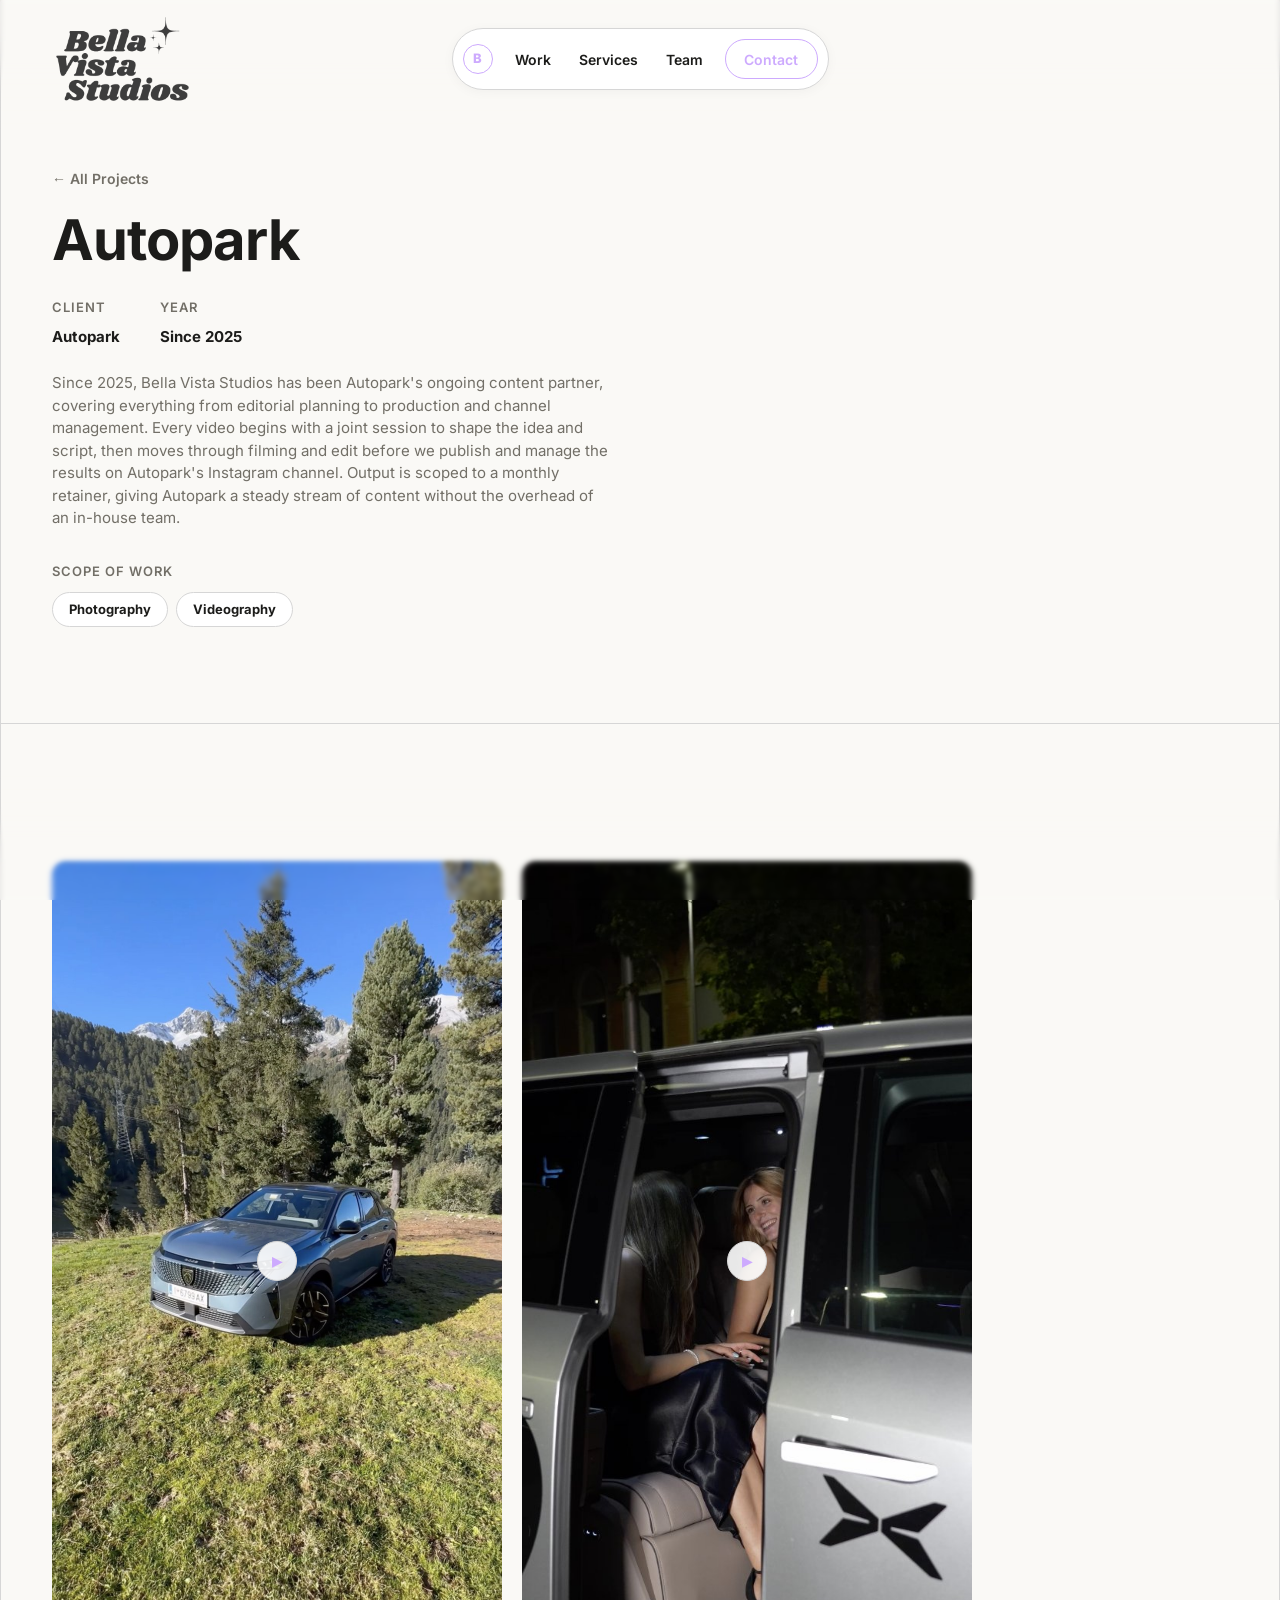
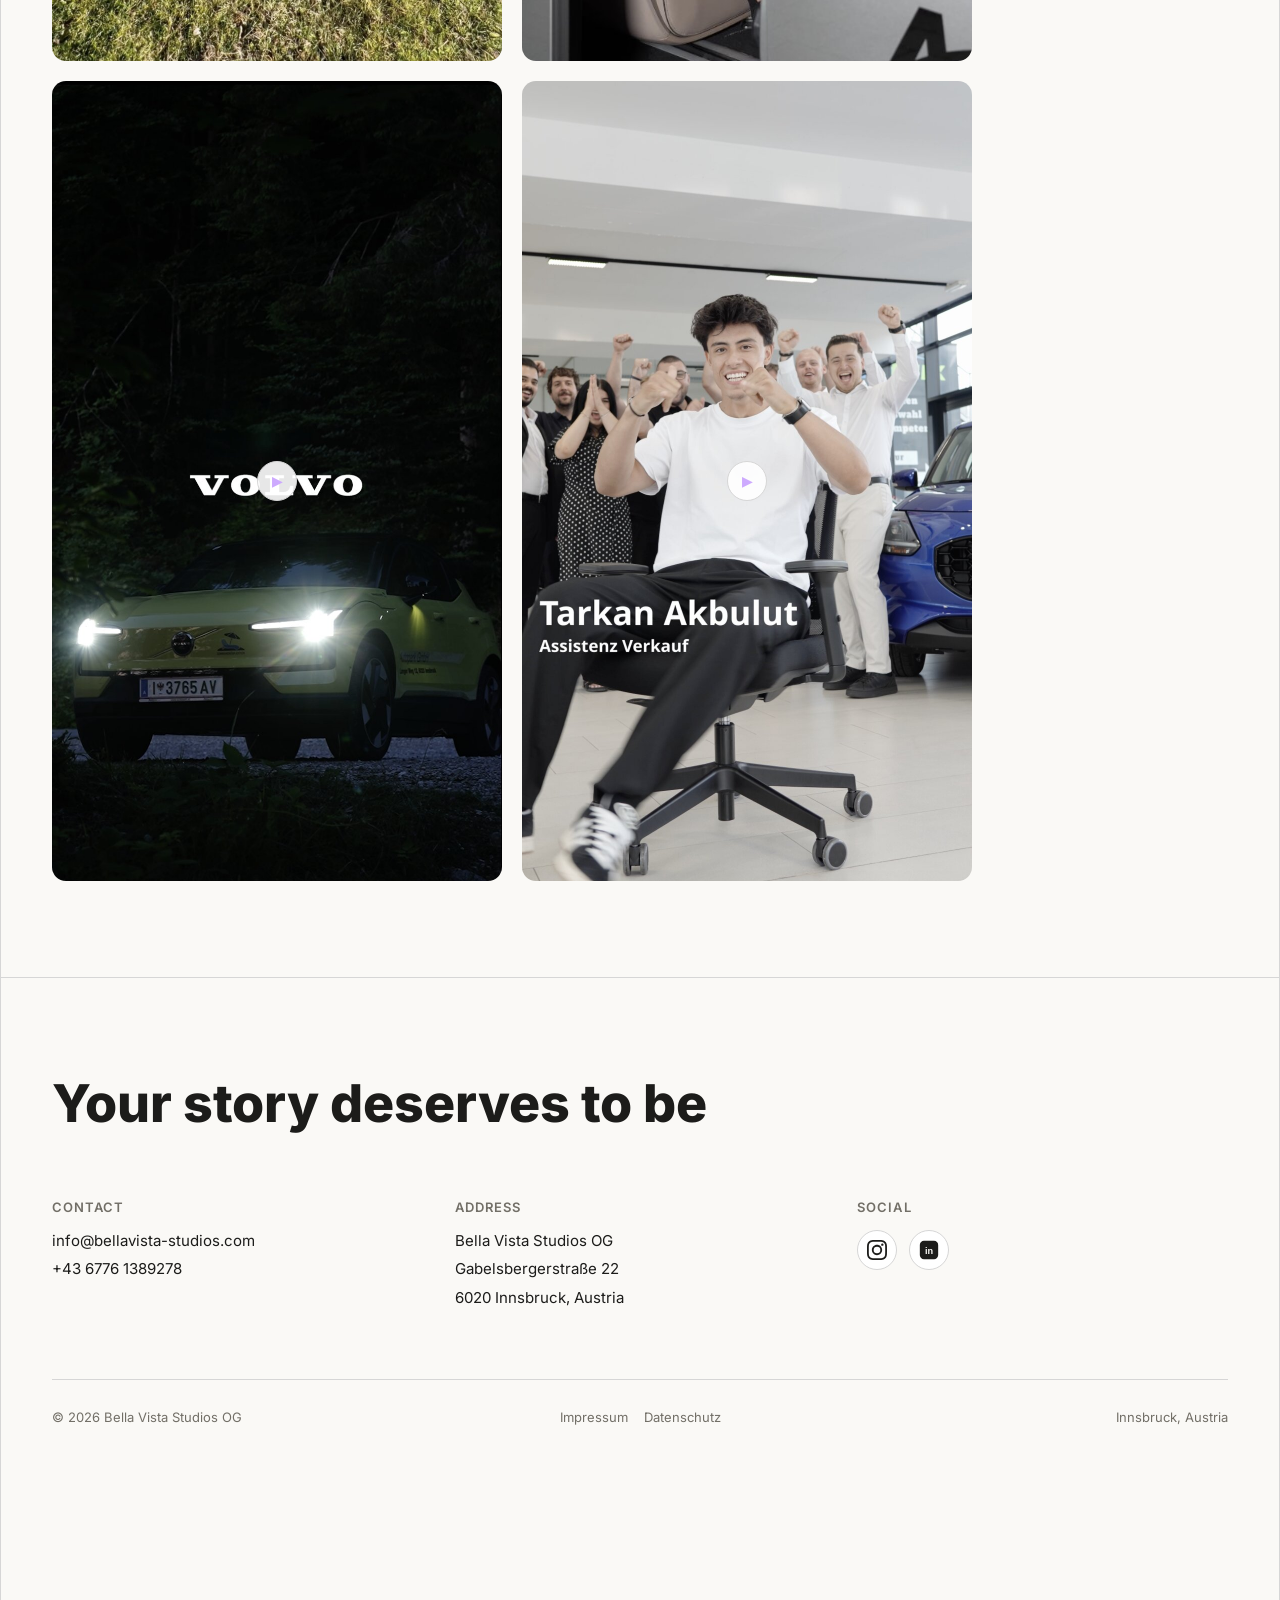
<file: projektseiten/autopark.html>
<!DOCTYPE html>
<html lang="en">
<head>
<meta charset="UTF-8">
<meta name="viewport" content="width=device-width, initial-scale=1.0">
<link rel="icon" type="image/x-icon" href="/assets/img/favicon/favicon.ico">
<link rel="icon" type="image/png" sizes="16x16" href="/assets/img/favicon/favicon-16x16.png">
<link rel="icon" type="image/png" sizes="32x32" href="/assets/img/favicon/favicon-32x32.png">
<link rel="icon" type="image/png" sizes="192x192" href="/assets/img/favicon/favicon-192.png">
<link rel="icon" type="image/png" sizes="512x512" href="/assets/img/favicon/favicon-512.png">
<link rel="apple-touch-icon" sizes="180x180" href="/assets/img/favicon/apple-touch-icon.png">
<title>Autopark | Bella Vista Studios</title>
<meta name="description" content="Autopark project by Bella Vista Studios (BVS).">
<link rel="stylesheet" href="../assets/css/style.css?v=62">
</head>
<body>

<div class="frame">

  <header class="site-header container">

    <div class="header-fade" aria-hidden="true">
      <span></span>
      <span></span>
      <span></span>
      <span></span>
      <span></span>
      <span></span>
    </div>
    <a class="logo-mark" href="../index.html">
      <img src="../assets/img/logo.png" alt="Bella Vista Studios Logo">
    </a>
    <nav class="nav-pill">
      <a class="nav-brand" href="../index.html">
        <span class="nav-brand-mark">B</span>
      </a>
      <div class="nav-links">
        <a href="../projekte.html">Work</a>
        <a href="../index.html#leistungen">Services</a>
        <a href="../index.html#team">Team</a>
      </div>
      <a class="nav-cta" href="../index.html#kontakt">Contact</a>
    </nav>

    <button class="nav-mobile-toggle" type="button" aria-label="Menü öffnen" aria-expanded="false" aria-controls="nav-mobile-panel">
      <span></span>
      <span></span>
      <span></span>
    </button>
  </header>

  <!-- Mobiles Menü: Vollbild-Overlay, wird per assets/js/nav-mobile.js ein-/ausgeblendet
       (gleiches hidden-Muster wie #team-modal in index.html). -->
  <div class="nav-mobile-panel" id="nav-mobile-panel" hidden>
    <div class="nav-mobile-card">
      <a class="nav-mobile-brand" href="../index.html">BVS</a>
      <a href="../projekte.html">Work</a>
      <a href="../index.html#leistungen">Services</a>
      <a href="../index.html#team">Team</a>
      <a class="nav-mobile-cta" href="../index.html#kontakt">Contact</a>
    </div>
  </div>

  <section class="project-hero container">
    <a class="back-link" href="../projekte.html">← All Projects</a>
    <h1 class="project-title">Autopark</h1>

    <div class="project-facts">
      <div class="project-fact">
        <span class="eyebrow">Client</span>
        <span class="value">Autopark</span>
      </div>
      <div class="project-fact">
        <span class="eyebrow">Year</span>
        <span class="value">Since 2025</span>
      </div>
    </div>

    <p class="project-description">Since 2025, Bella Vista Studios has been Autopark's ongoing content partner, covering everything from editorial planning to production and channel management. Every video begins with a joint session to shape the idea and script, then moves through filming and edit before we publish and manage the results on Autopark's Instagram channel. Output is scoped to a monthly retainer, giving Autopark a steady stream of content without the overhead of an in-house team.</p>

    <div class="project-scope">
      <span class="eyebrow">Scope of Work</span>
      <div class="scope-tags">
        <span class="scope-tag">Photography</span>
        <span class="scope-tag">Videography</span>
      </div>
    </div>

  </section>

  <div class="section-divider">
    <section class="container">
      <p class="media-heading">Videos</p>
      <div class="video-grid video-grid--inline">
        <div class="media-placeholder media-placeholder--video" data-youtube-id="Lzqd1MOhvZA" tabindex="0" role="button" aria-label="Play video">
          <img class="media-thumb" src="../assets/img/projects/autopark-video-1.jpg" alt="">
          <span class="play-icon">▶</span>
        </div>
        <div class="media-placeholder media-placeholder--video" data-youtube-id="5d9O4ANas4c" tabindex="0" role="button" aria-label="Play video">
          <img class="media-thumb" src="../assets/img/projects/autopark-video-2.jpg" alt="">
          <span class="play-icon">▶</span>
        </div>
        <div class="media-placeholder media-placeholder--video" data-youtube-id="gVYNg481oYw" tabindex="0" role="button" aria-label="Play video">
          <img class="media-thumb" src="../assets/img/projects/autopark-video-3.jpg" alt="">
          <span class="play-icon">▶</span>
        </div>
        <div class="media-placeholder media-placeholder--video" data-youtube-id="CuPwBwt17GI" tabindex="0" role="button" aria-label="Play video">
          <img class="media-thumb" src="../assets/img/projects/autopark-video-4.jpg" alt="">
          <span class="play-icon">▶</span>
        </div>
      </div>
    </section>
  </div>

  <!-- Footer -->
  <div class="section-divider">
    <footer class="container footer">
      <p class="footer-big">
        Your story deserves to be <span class="word-swipe">
          <span class="word-swipe-item">visualized.</span>
          <span class="word-swipe-item">told.</span>
          <span class="word-swipe-item">captured.</span>
        </span>
      </p>

      <div class="footer-grid">
        <div class="footer-col">
          <span class="eyebrow">Contact</span>
          <a href="mailto:info@bellavista-studios.com">info@bellavista-studios.com</a>
          <a href="tel:+4367761389278">+43 6776 1389278</a>
        </div>
        <div class="footer-col">
          <span class="eyebrow">Address</span>
          <p>Bella Vista Studios OG</p>
          <p>Gabelsbergerstraße 22</p>
          <p>6020 Innsbruck, Austria</p>
        </div>
        <div class="footer-col">
          <span class="eyebrow">Social</span>
          <div class="social-icons">
            <a class="social-icon" href="https://www.instagram.com/bellavista.studios/" target="_blank" rel="noopener" aria-label="Instagram">
              <svg viewBox="0 0 24 24" fill="currentColor" aria-hidden="true"><path d="M7.0301.084c-1.2768.0602-2.1487.264-2.911.5634-.7888.3075-1.4575.72-2.1228 1.3877-.6652.6677-1.075 1.3368-1.3802 2.127-.2954.7638-.4956 1.6365-.552 2.914-.0564 1.2775-.0689 1.6882-.0626 4.947.0062 3.2586.0206 3.6671.0825 4.9473.061 1.2765.264 2.1482.5635 2.9107.308.7889.72 1.4573 1.388 2.1228.6679.6655 1.3365 1.0743 2.1285 1.38.7632.295 1.6361.4961 2.9134.552 1.2773.056 1.6884.069 4.9462.0627 3.2578-.0062 3.668-.0207 4.9478-.0814 1.28-.0607 2.147-.2652 2.9098-.5633.7889-.3086 1.4578-.72 2.1228-1.3881.665-.6682 1.0745-1.3378 1.3795-2.1284.2957-.7632.4966-1.636.552-2.9124.056-1.2809.0692-1.6898.063-4.948-.0063-3.2583-.021-3.6668-.0817-4.9465-.0607-1.2797-.264-2.1487-.5633-2.9117-.3084-.7889-.72-1.4568-1.3876-2.1228C21.2982 1.33 20.628.9208 19.8378.6165 19.074.321 18.2017.1197 16.9244.0645 15.6471.0093 15.236-.005 11.977.0014 8.718.0076 8.31.0215 7.0301.0839m.1402 21.6932c-1.17-.0509-1.8053-.2453-2.2287-.408-.5606-.216-.96-.4771-1.3819-.895-.422-.4178-.6811-.8186-.9-1.378-.1644-.4234-.3624-1.058-.4171-2.228-.0595-1.2645-.072-1.6442-.079-4.848-.007-3.2037.0053-3.583.0607-4.848.05-1.169.2456-1.805.408-2.2282.216-.5613.4762-.96.895-1.3816.4188-.4217.8184-.6814 1.3783-.9003.423-.1651 1.0575-.3614 2.227-.4171 1.2655-.06 1.6447-.072 4.848-.079 3.2033-.007 3.5835.005 4.8495.0608 1.169.0508 1.8053.2445 2.228.408.5608.216.96.4754 1.3816.895.4217.4194.6816.8176.9005 1.3787.1653.4217.3617 1.056.4169 2.2263.0602 1.2655.0739 1.645.0796 4.848.0058 3.203-.0055 3.5834-.061 4.848-.051 1.17-.245 1.8055-.408 2.2294-.216.5604-.4763.96-.8954 1.3814-.419.4215-.8181.6811-1.3783.9-.4224.1649-1.0577.3617-2.2262.4174-1.2656.0595-1.6448.072-4.8493.079-3.2045.007-3.5825-.006-4.848-.0608M16.953 5.5864A1.44 1.44 0 1 0 18.39 4.144a1.44 1.44 0 0 0-1.437 1.4424M5.8385 12.012c.0067 3.4032 2.7706 6.1557 6.173 6.1493 3.4026-.0065 6.157-2.7701 6.1506-6.1733-.0065-3.4032-2.771-6.1565-6.174-6.1498-3.403.0067-6.156 2.771-6.1496 6.1738M8 12.0077a4 4 0 1 1 4.008 3.9921A3.9996 3.9996 0 0 1 8 12.0077"/></svg>
            </a>
            <a class="social-icon" href="https://www.linkedin.com/in/bella-vista-studios-5378a433b/" target="_blank" rel="noopener" aria-label="LinkedIn">
              <svg viewBox="0 0 24 24" aria-hidden="true">
                <rect x="1" y="1" width="22" height="22" rx="5" fill="currentColor"/>
                <text x="12" y="16.5" font-family="Arial, Helvetica, sans-serif" font-size="11" font-weight="700" fill="var(--bg)" text-anchor="middle">in</text>
              </svg>
            </a>
          </div>
        </div>
      </div>

      <div class="footer-bottom">
        <span>© 2026 Bella Vista Studios OG</span>
        <div class="footer-legal">
          <a href="../impressum.html">Impressum</a>
          <a href="../datenschutz.html">Datenschutz</a>
        </div>
        <span>Innsbruck, Austria</span>
      </div>
    </footer>
  </div>

</div>

<div class="footer-fade" aria-hidden="true">
  <span></span>
  <span></span>
  <span></span>
  <span></span>
  <span></span>
  <span></span>
</div>

<script src="../assets/js/header-scroll.js?v=1" defer></script>
<script src="../assets/js/nav-mobile.js?v=3" defer></script>
<script src="../assets/js/logo-contrast.js?v=3" defer></script>
<script src="../assets/js/video-embed.js?v=2" defer></script>
<script src="../assets/js/scroll-reveal.js?v=2" defer></script>
</body>
</html>
</file>
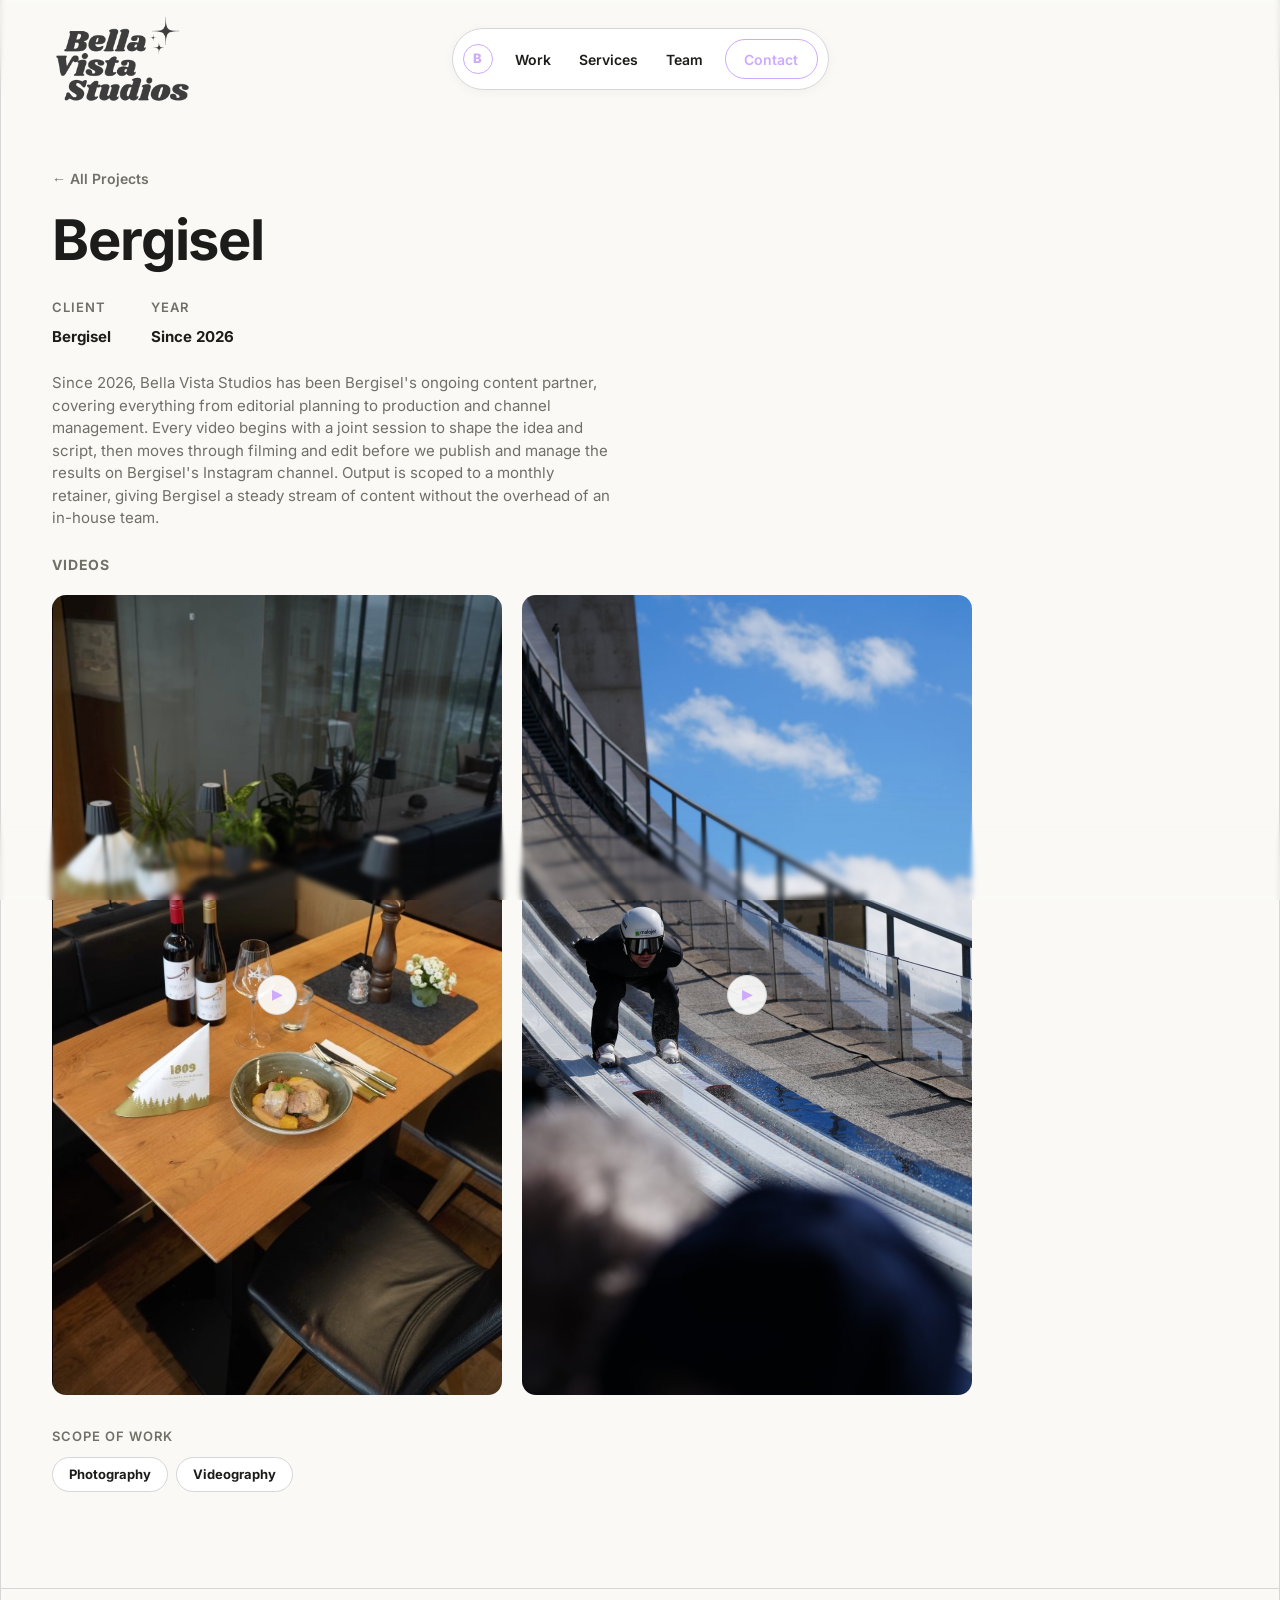
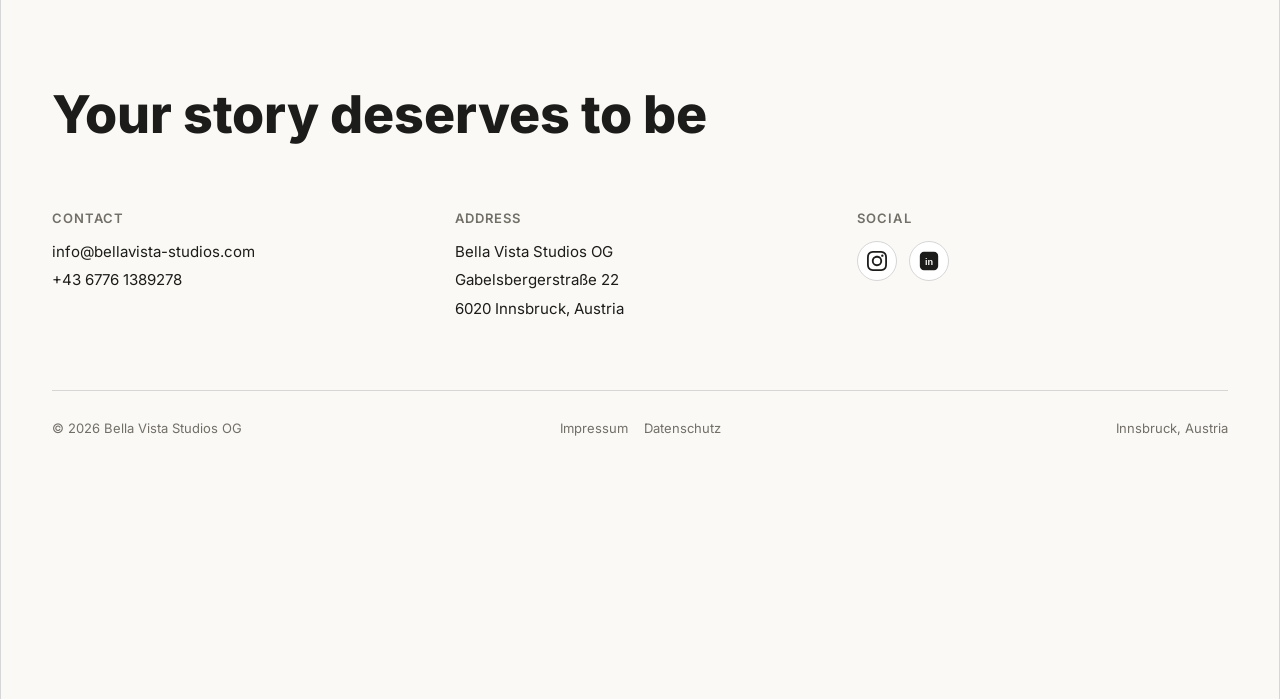
<file: projektseiten/bergisel.html>
<!DOCTYPE html>
<html lang="en">
<head>
<meta charset="UTF-8">
<meta name="viewport" content="width=device-width, initial-scale=1.0">
<link rel="icon" type="image/x-icon" href="/assets/img/favicon/favicon.ico">
<link rel="icon" type="image/png" sizes="16x16" href="/assets/img/favicon/favicon-16x16.png">
<link rel="icon" type="image/png" sizes="32x32" href="/assets/img/favicon/favicon-32x32.png">
<link rel="icon" type="image/png" sizes="192x192" href="/assets/img/favicon/favicon-192.png">
<link rel="icon" type="image/png" sizes="512x512" href="/assets/img/favicon/favicon-512.png">
<link rel="apple-touch-icon" sizes="180x180" href="/assets/img/favicon/apple-touch-icon.png">
<title>Bergisel | Bella Vista Studios</title>
<meta name="description" content="Bergisel project by Bella Vista Studios (BVS).">
<link rel="stylesheet" href="../assets/css/style.css?v=62">
</head>
<body>

<div class="frame">

  <header class="site-header container">

    <div class="header-fade" aria-hidden="true">
      <span></span>
      <span></span>
      <span></span>
      <span></span>
      <span></span>
      <span></span>
    </div>
    <a class="logo-mark" href="../index.html">
      <img src="../assets/img/logo.png" alt="Bella Vista Studios Logo">
    </a>
    <nav class="nav-pill">
      <a class="nav-brand" href="../index.html">
        <span class="nav-brand-mark">B</span>
      </a>
      <div class="nav-links">
        <a href="../projekte.html">Work</a>
        <a href="../index.html#leistungen">Services</a>
        <a href="../index.html#team">Team</a>
      </div>
      <a class="nav-cta" href="../index.html#kontakt">Contact</a>
    </nav>

    <button class="nav-mobile-toggle" type="button" aria-label="Menü öffnen" aria-expanded="false" aria-controls="nav-mobile-panel">
      <span></span>
      <span></span>
      <span></span>
    </button>
  </header>

  <!-- Mobiles Menü: Vollbild-Overlay, wird per assets/js/nav-mobile.js ein-/ausgeblendet
       (gleiches hidden-Muster wie #team-modal in index.html). -->
  <div class="nav-mobile-panel" id="nav-mobile-panel" hidden>
    <div class="nav-mobile-card">
      <a class="nav-mobile-brand" href="../index.html">BVS</a>
      <a href="../projekte.html">Work</a>
      <a href="../index.html#leistungen">Services</a>
      <a href="../index.html#team">Team</a>
      <a class="nav-mobile-cta" href="../index.html#kontakt">Contact</a>
    </div>
  </div>

  <section class="project-hero container">
    <a class="back-link" href="../projekte.html">← All Projects</a>
    <h1 class="project-title">Bergisel</h1>

    <div class="project-facts">
      <div class="project-fact">
        <span class="eyebrow">Client</span>
        <span class="value">Bergisel</span>
      </div>
      <div class="project-fact">
        <span class="eyebrow">Year</span>
        <span class="value">Since 2026</span>
      </div>
    </div>

    <p class="project-description">Since 2026, Bella Vista Studios has been Bergisel's ongoing content partner, covering everything from editorial planning to production and channel management. Every video begins with a joint session to shape the idea and script, then moves through filming and edit before we publish and manage the results on Bergisel's Instagram channel. Output is scoped to a monthly retainer, giving Bergisel a steady stream of content without the overhead of an in-house team.</p>

    <p class="media-heading media-heading--inline">Videos</p>
    <div class="video-grid video-grid--inline">
      <div class="media-placeholder media-placeholder--video" data-youtube-id="kOQ9P6NAgFo" tabindex="0" role="button" aria-label="Play video">
        <img class="media-thumb" src="../assets/img/projects/bergisel-video-1.jpg" alt="">
        <span class="play-icon">▶</span>
      </div>
      <div class="media-placeholder media-placeholder--video" data-youtube-id="rjUZRTHkDzk" tabindex="0" role="button" aria-label="Play video">
        <img class="media-thumb" src="../assets/img/projects/bergisel-video-2.jpg" alt="">
        <span class="play-icon">▶</span>
      </div>
    </div>

    <div class="project-scope">
      <span class="eyebrow">Scope of Work</span>
      <div class="scope-tags">
        <span class="scope-tag">Photography</span>
        <span class="scope-tag">Videography</span>
      </div>
    </div>

  </section>

  <!-- Footer -->
  <div class="section-divider">
    <footer class="container footer">
      <p class="footer-big">
        Your story deserves to be <span class="word-swipe">
          <span class="word-swipe-item">visualized.</span>
          <span class="word-swipe-item">told.</span>
          <span class="word-swipe-item">captured.</span>
        </span>
      </p>

      <div class="footer-grid">
        <div class="footer-col">
          <span class="eyebrow">Contact</span>
          <a href="mailto:info@bellavista-studios.com">info@bellavista-studios.com</a>
          <a href="tel:+4367761389278">+43 6776 1389278</a>
        </div>
        <div class="footer-col">
          <span class="eyebrow">Address</span>
          <p>Bella Vista Studios OG</p>
          <p>Gabelsbergerstraße 22</p>
          <p>6020 Innsbruck, Austria</p>
        </div>
        <div class="footer-col">
          <span class="eyebrow">Social</span>
          <div class="social-icons">
            <a class="social-icon" href="https://www.instagram.com/bellavista.studios/" target="_blank" rel="noopener" aria-label="Instagram">
              <svg viewBox="0 0 24 24" fill="currentColor" aria-hidden="true"><path d="M7.0301.084c-1.2768.0602-2.1487.264-2.911.5634-.7888.3075-1.4575.72-2.1228 1.3877-.6652.6677-1.075 1.3368-1.3802 2.127-.2954.7638-.4956 1.6365-.552 2.914-.0564 1.2775-.0689 1.6882-.0626 4.947.0062 3.2586.0206 3.6671.0825 4.9473.061 1.2765.264 2.1482.5635 2.9107.308.7889.72 1.4573 1.388 2.1228.6679.6655 1.3365 1.0743 2.1285 1.38.7632.295 1.6361.4961 2.9134.552 1.2773.056 1.6884.069 4.9462.0627 3.2578-.0062 3.668-.0207 4.9478-.0814 1.28-.0607 2.147-.2652 2.9098-.5633.7889-.3086 1.4578-.72 2.1228-1.3881.665-.6682 1.0745-1.3378 1.3795-2.1284.2957-.7632.4966-1.636.552-2.9124.056-1.2809.0692-1.6898.063-4.948-.0063-3.2583-.021-3.6668-.0817-4.9465-.0607-1.2797-.264-2.1487-.5633-2.9117-.3084-.7889-.72-1.4568-1.3876-2.1228C21.2982 1.33 20.628.9208 19.8378.6165 19.074.321 18.2017.1197 16.9244.0645 15.6471.0093 15.236-.005 11.977.0014 8.718.0076 8.31.0215 7.0301.0839m.1402 21.6932c-1.17-.0509-1.8053-.2453-2.2287-.408-.5606-.216-.96-.4771-1.3819-.895-.422-.4178-.6811-.8186-.9-1.378-.1644-.4234-.3624-1.058-.4171-2.228-.0595-1.2645-.072-1.6442-.079-4.848-.007-3.2037.0053-3.583.0607-4.848.05-1.169.2456-1.805.408-2.2282.216-.5613.4762-.96.895-1.3816.4188-.4217.8184-.6814 1.3783-.9003.423-.1651 1.0575-.3614 2.227-.4171 1.2655-.06 1.6447-.072 4.848-.079 3.2033-.007 3.5835.005 4.8495.0608 1.169.0508 1.8053.2445 2.228.408.5608.216.96.4754 1.3816.895.4217.4194.6816.8176.9005 1.3787.1653.4217.3617 1.056.4169 2.2263.0602 1.2655.0739 1.645.0796 4.848.0058 3.203-.0055 3.5834-.061 4.848-.051 1.17-.245 1.8055-.408 2.2294-.216.5604-.4763.96-.8954 1.3814-.419.4215-.8181.6811-1.3783.9-.4224.1649-1.0577.3617-2.2262.4174-1.2656.0595-1.6448.072-4.8493.079-3.2045.007-3.5825-.006-4.848-.0608M16.953 5.5864A1.44 1.44 0 1 0 18.39 4.144a1.44 1.44 0 0 0-1.437 1.4424M5.8385 12.012c.0067 3.4032 2.7706 6.1557 6.173 6.1493 3.4026-.0065 6.157-2.7701 6.1506-6.1733-.0065-3.4032-2.771-6.1565-6.174-6.1498-3.403.0067-6.156 2.771-6.1496 6.1738M8 12.0077a4 4 0 1 1 4.008 3.9921A3.9996 3.9996 0 0 1 8 12.0077"/></svg>
            </a>
            <a class="social-icon" href="https://www.linkedin.com/in/bella-vista-studios-5378a433b/" target="_blank" rel="noopener" aria-label="LinkedIn">
              <svg viewBox="0 0 24 24" aria-hidden="true">
                <rect x="1" y="1" width="22" height="22" rx="5" fill="currentColor"/>
                <text x="12" y="16.5" font-family="Arial, Helvetica, sans-serif" font-size="11" font-weight="700" fill="var(--bg)" text-anchor="middle">in</text>
              </svg>
            </a>
          </div>
        </div>
      </div>

      <div class="footer-bottom">
        <span>© 2026 Bella Vista Studios OG</span>
        <div class="footer-legal">
          <a href="../impressum.html">Impressum</a>
          <a href="../datenschutz.html">Datenschutz</a>
        </div>
        <span>Innsbruck, Austria</span>
      </div>
    </footer>
  </div>

</div>

<div class="footer-fade" aria-hidden="true">
  <span></span>
  <span></span>
  <span></span>
  <span></span>
  <span></span>
  <span></span>
</div>

<script src="../assets/js/header-scroll.js?v=1" defer></script>
<script src="../assets/js/nav-mobile.js?v=3" defer></script>
<script src="../assets/js/logo-contrast.js?v=3" defer></script>
<script src="../assets/js/video-embed.js?v=2" defer></script>
<script src="../assets/js/scroll-reveal.js?v=2" defer></script>
</body>
</html>
</file>
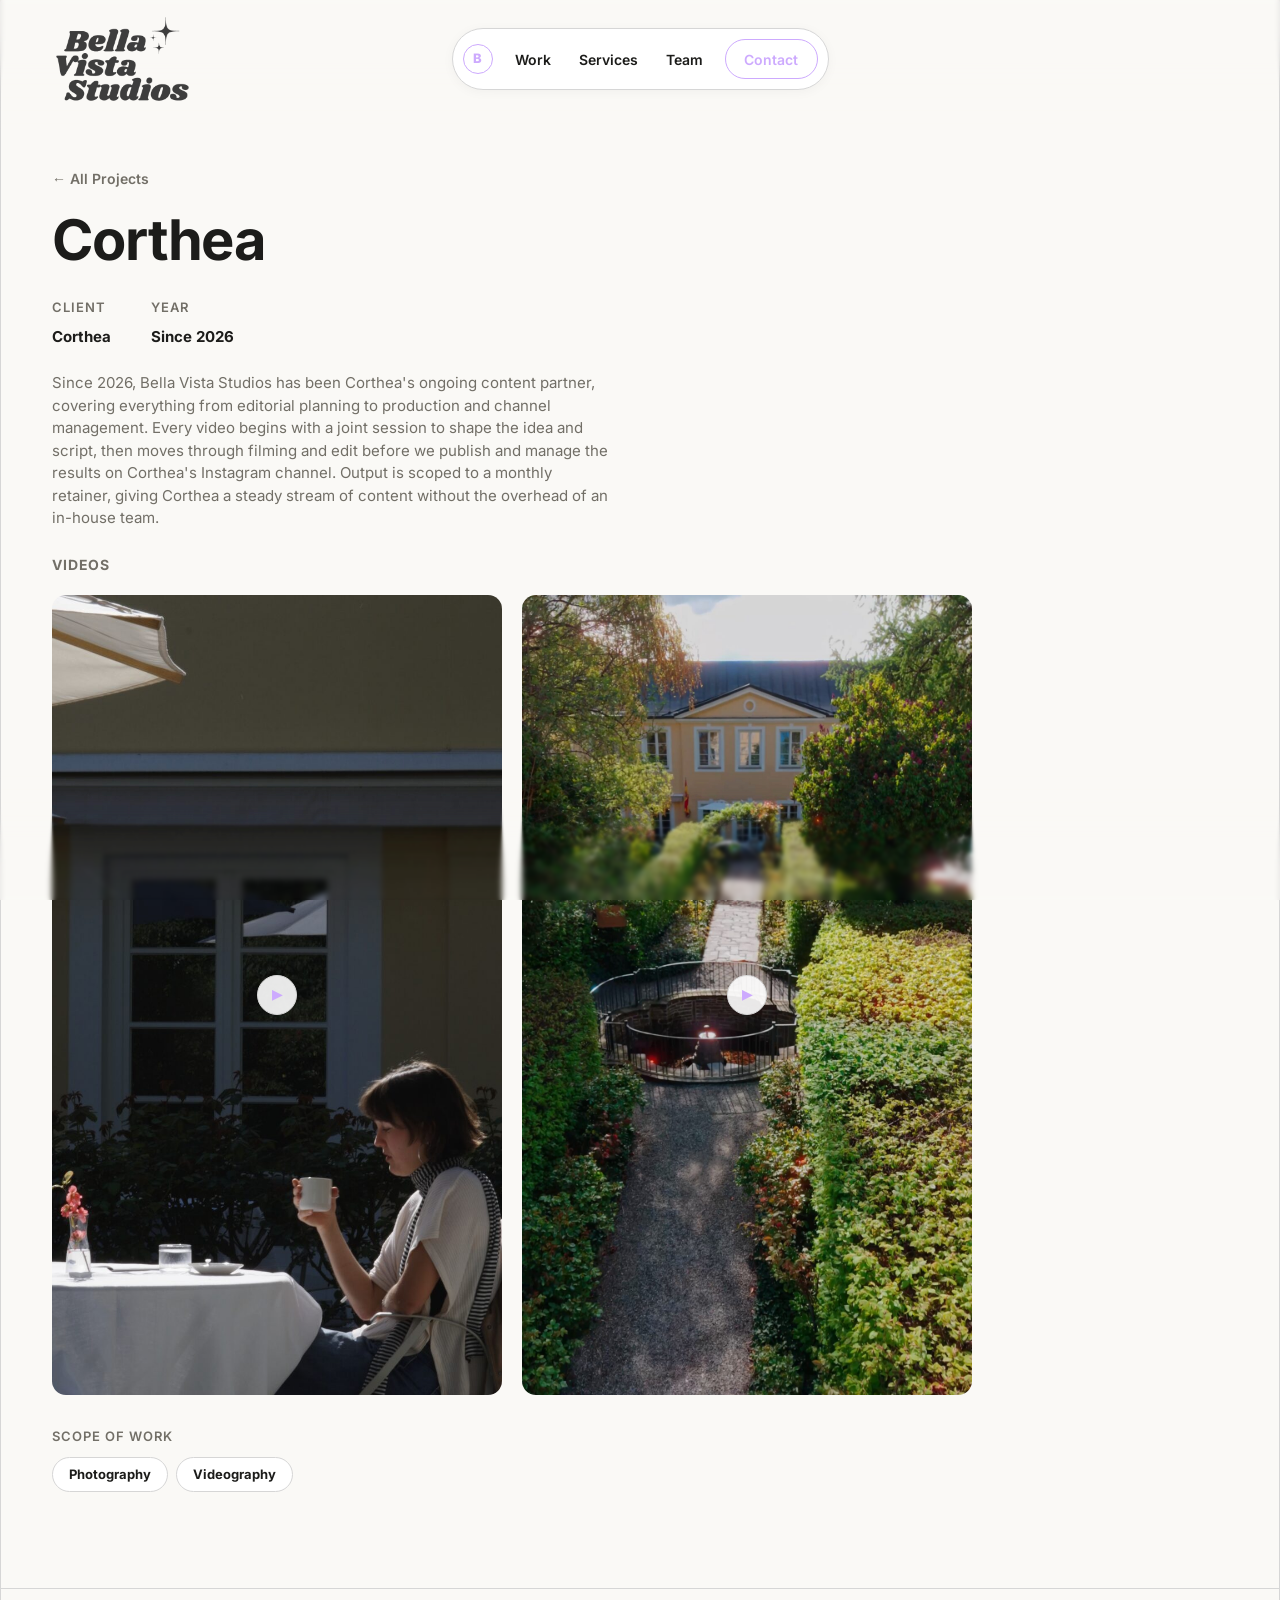
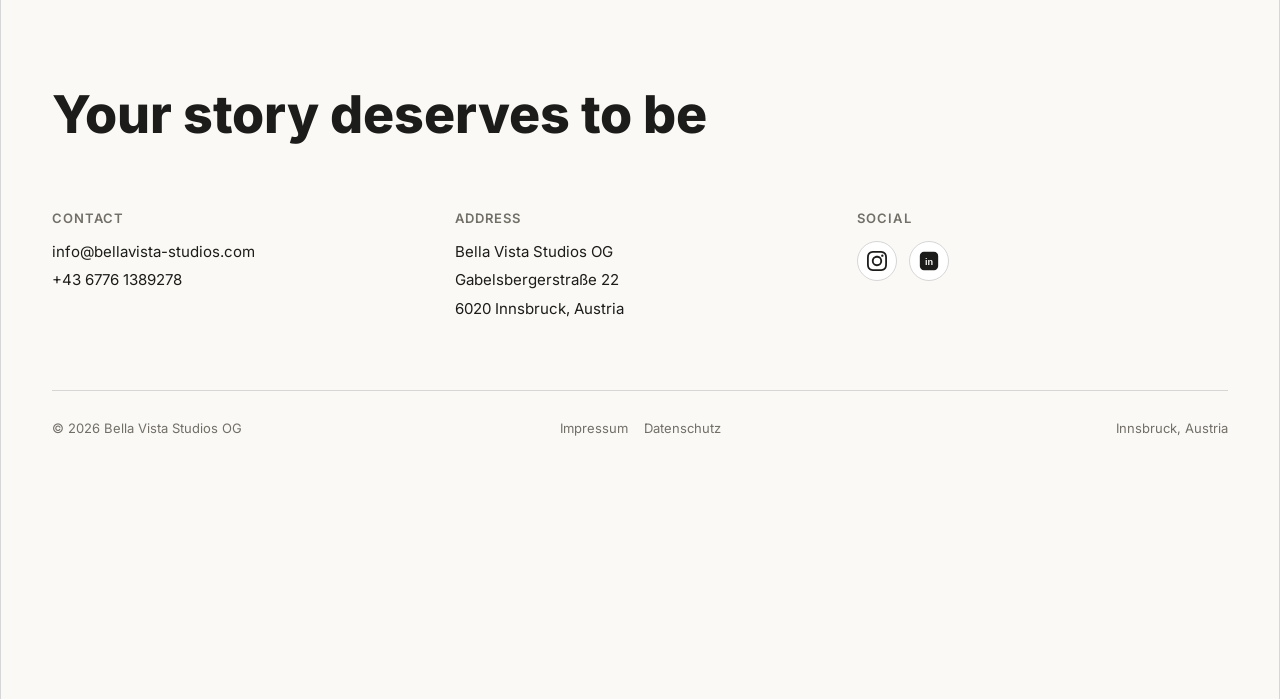
<file: projektseiten/corthea.html>
<!DOCTYPE html>
<html lang="en">
<head>
<meta charset="UTF-8">
<meta name="viewport" content="width=device-width, initial-scale=1.0">
<link rel="icon" type="image/x-icon" href="/assets/img/favicon/favicon.ico">
<link rel="icon" type="image/png" sizes="16x16" href="/assets/img/favicon/favicon-16x16.png">
<link rel="icon" type="image/png" sizes="32x32" href="/assets/img/favicon/favicon-32x32.png">
<link rel="icon" type="image/png" sizes="192x192" href="/assets/img/favicon/favicon-192.png">
<link rel="icon" type="image/png" sizes="512x512" href="/assets/img/favicon/favicon-512.png">
<link rel="apple-touch-icon" sizes="180x180" href="/assets/img/favicon/apple-touch-icon.png">
<title>Corthea | Bella Vista Studios</title>
<meta name="description" content="Corthea project by Bella Vista Studios (BVS).">
<link rel="stylesheet" href="../assets/css/style.css?v=62">
</head>
<body>

<div class="frame">

  <header class="site-header container">

    <div class="header-fade" aria-hidden="true">
      <span></span>
      <span></span>
      <span></span>
      <span></span>
      <span></span>
      <span></span>
    </div>
    <a class="logo-mark" href="../index.html">
      <img src="../assets/img/logo.png" alt="Bella Vista Studios Logo">
    </a>
    <nav class="nav-pill">
      <a class="nav-brand" href="../index.html">
        <span class="nav-brand-mark">B</span>
      </a>
      <div class="nav-links">
        <a href="../projekte.html">Work</a>
        <a href="../index.html#leistungen">Services</a>
        <a href="../index.html#team">Team</a>
      </div>
      <a class="nav-cta" href="../index.html#kontakt">Contact</a>
    </nav>

    <button class="nav-mobile-toggle" type="button" aria-label="Menü öffnen" aria-expanded="false" aria-controls="nav-mobile-panel">
      <span></span>
      <span></span>
      <span></span>
    </button>
  </header>

  <!-- Mobiles Menü: Vollbild-Overlay, wird per assets/js/nav-mobile.js ein-/ausgeblendet
       (gleiches hidden-Muster wie #team-modal in index.html). -->
  <div class="nav-mobile-panel" id="nav-mobile-panel" hidden>
    <div class="nav-mobile-card">
      <a class="nav-mobile-brand" href="../index.html">BVS</a>
      <a href="../projekte.html">Work</a>
      <a href="../index.html#leistungen">Services</a>
      <a href="../index.html#team">Team</a>
      <a class="nav-mobile-cta" href="../index.html#kontakt">Contact</a>
    </div>
  </div>

  <section class="project-hero container">
    <a class="back-link" href="../projekte.html">← All Projects</a>
    <h1 class="project-title">Corthea</h1>

    <div class="project-facts">
      <div class="project-fact">
        <span class="eyebrow">Client</span>
        <span class="value">Corthea</span>
      </div>
      <div class="project-fact">
        <span class="eyebrow">Year</span>
        <span class="value">Since 2026</span>
      </div>
    </div>

    <p class="project-description">Since 2026, Bella Vista Studios has been Corthea's ongoing content partner, covering everything from editorial planning to production and channel management. Every video begins with a joint session to shape the idea and script, then moves through filming and edit before we publish and manage the results on Corthea's Instagram channel. Output is scoped to a monthly retainer, giving Corthea a steady stream of content without the overhead of an in-house team.</p>

    <p class="media-heading media-heading--inline">Videos</p>
    <div class="video-grid video-grid--inline">
      <div class="media-placeholder media-placeholder--video" data-youtube-id="Z9qoz0UCpYc" tabindex="0" role="button" aria-label="Play video">
        <img class="media-thumb" src="../assets/img/projects/corthea.jpg" alt="" style="object-position: 85% center;">
        <span class="play-icon">▶</span>
      </div>
      <div class="media-placeholder media-placeholder--video" data-youtube-id="6bPWvNTGoB4" tabindex="0" role="button" aria-label="Play video">
        <img class="media-thumb" src="../assets/img/projects/corthea-video-1.jpg" alt="">
        <span class="play-icon">▶</span>
      </div>
    </div>

    <div class="project-scope">
      <span class="eyebrow">Scope of Work</span>
      <div class="scope-tags">
        <span class="scope-tag">Photography</span>
        <span class="scope-tag">Videography</span>
      </div>
    </div>

  </section>

  <!-- Footer -->
  <div class="section-divider">
    <footer class="container footer">
      <p class="footer-big">
        Your story deserves to be <span class="word-swipe">
          <span class="word-swipe-item">visualized.</span>
          <span class="word-swipe-item">told.</span>
          <span class="word-swipe-item">captured.</span>
        </span>
      </p>

      <div class="footer-grid">
        <div class="footer-col">
          <span class="eyebrow">Contact</span>
          <a href="mailto:info@bellavista-studios.com">info@bellavista-studios.com</a>
          <a href="tel:+4367761389278">+43 6776 1389278</a>
        </div>
        <div class="footer-col">
          <span class="eyebrow">Address</span>
          <p>Bella Vista Studios OG</p>
          <p>Gabelsbergerstraße 22</p>
          <p>6020 Innsbruck, Austria</p>
        </div>
        <div class="footer-col">
          <span class="eyebrow">Social</span>
          <div class="social-icons">
            <a class="social-icon" href="https://www.instagram.com/bellavista.studios/" target="_blank" rel="noopener" aria-label="Instagram">
              <svg viewBox="0 0 24 24" fill="currentColor" aria-hidden="true"><path d="M7.0301.084c-1.2768.0602-2.1487.264-2.911.5634-.7888.3075-1.4575.72-2.1228 1.3877-.6652.6677-1.075 1.3368-1.3802 2.127-.2954.7638-.4956 1.6365-.552 2.914-.0564 1.2775-.0689 1.6882-.0626 4.947.0062 3.2586.0206 3.6671.0825 4.9473.061 1.2765.264 2.1482.5635 2.9107.308.7889.72 1.4573 1.388 2.1228.6679.6655 1.3365 1.0743 2.1285 1.38.7632.295 1.6361.4961 2.9134.552 1.2773.056 1.6884.069 4.9462.0627 3.2578-.0062 3.668-.0207 4.9478-.0814 1.28-.0607 2.147-.2652 2.9098-.5633.7889-.3086 1.4578-.72 2.1228-1.3881.665-.6682 1.0745-1.3378 1.3795-2.1284.2957-.7632.4966-1.636.552-2.9124.056-1.2809.0692-1.6898.063-4.948-.0063-3.2583-.021-3.6668-.0817-4.9465-.0607-1.2797-.264-2.1487-.5633-2.9117-.3084-.7889-.72-1.4568-1.3876-2.1228C21.2982 1.33 20.628.9208 19.8378.6165 19.074.321 18.2017.1197 16.9244.0645 15.6471.0093 15.236-.005 11.977.0014 8.718.0076 8.31.0215 7.0301.0839m.1402 21.6932c-1.17-.0509-1.8053-.2453-2.2287-.408-.5606-.216-.96-.4771-1.3819-.895-.422-.4178-.6811-.8186-.9-1.378-.1644-.4234-.3624-1.058-.4171-2.228-.0595-1.2645-.072-1.6442-.079-4.848-.007-3.2037.0053-3.583.0607-4.848.05-1.169.2456-1.805.408-2.2282.216-.5613.4762-.96.895-1.3816.4188-.4217.8184-.6814 1.3783-.9003.423-.1651 1.0575-.3614 2.227-.4171 1.2655-.06 1.6447-.072 4.848-.079 3.2033-.007 3.5835.005 4.8495.0608 1.169.0508 1.8053.2445 2.228.408.5608.216.96.4754 1.3816.895.4217.4194.6816.8176.9005 1.3787.1653.4217.3617 1.056.4169 2.2263.0602 1.2655.0739 1.645.0796 4.848.0058 3.203-.0055 3.5834-.061 4.848-.051 1.17-.245 1.8055-.408 2.2294-.216.5604-.4763.96-.8954 1.3814-.419.4215-.8181.6811-1.3783.9-.4224.1649-1.0577.3617-2.2262.4174-1.2656.0595-1.6448.072-4.8493.079-3.2045.007-3.5825-.006-4.848-.0608M16.953 5.5864A1.44 1.44 0 1 0 18.39 4.144a1.44 1.44 0 0 0-1.437 1.4424M5.8385 12.012c.0067 3.4032 2.7706 6.1557 6.173 6.1493 3.4026-.0065 6.157-2.7701 6.1506-6.1733-.0065-3.4032-2.771-6.1565-6.174-6.1498-3.403.0067-6.156 2.771-6.1496 6.1738M8 12.0077a4 4 0 1 1 4.008 3.9921A3.9996 3.9996 0 0 1 8 12.0077"/></svg>
            </a>
            <a class="social-icon" href="https://www.linkedin.com/in/bella-vista-studios-5378a433b/" target="_blank" rel="noopener" aria-label="LinkedIn">
              <svg viewBox="0 0 24 24" aria-hidden="true">
                <rect x="1" y="1" width="22" height="22" rx="5" fill="currentColor"/>
                <text x="12" y="16.5" font-family="Arial, Helvetica, sans-serif" font-size="11" font-weight="700" fill="var(--bg)" text-anchor="middle">in</text>
              </svg>
            </a>
          </div>
        </div>
      </div>

      <div class="footer-bottom">
        <span>© 2026 Bella Vista Studios OG</span>
        <div class="footer-legal">
          <a href="../impressum.html">Impressum</a>
          <a href="../datenschutz.html">Datenschutz</a>
        </div>
        <span>Innsbruck, Austria</span>
      </div>
    </footer>
  </div>

</div>

<div class="footer-fade" aria-hidden="true">
  <span></span>
  <span></span>
  <span></span>
  <span></span>
  <span></span>
  <span></span>
</div>

<script src="../assets/js/header-scroll.js?v=1" defer></script>
<script src="../assets/js/nav-mobile.js?v=3" defer></script>
<script src="../assets/js/logo-contrast.js?v=3" defer></script>
<script src="../assets/js/video-embed.js?v=2" defer></script>
<script src="../assets/js/scroll-reveal.js?v=2" defer></script>
</body>
</html>
</file>
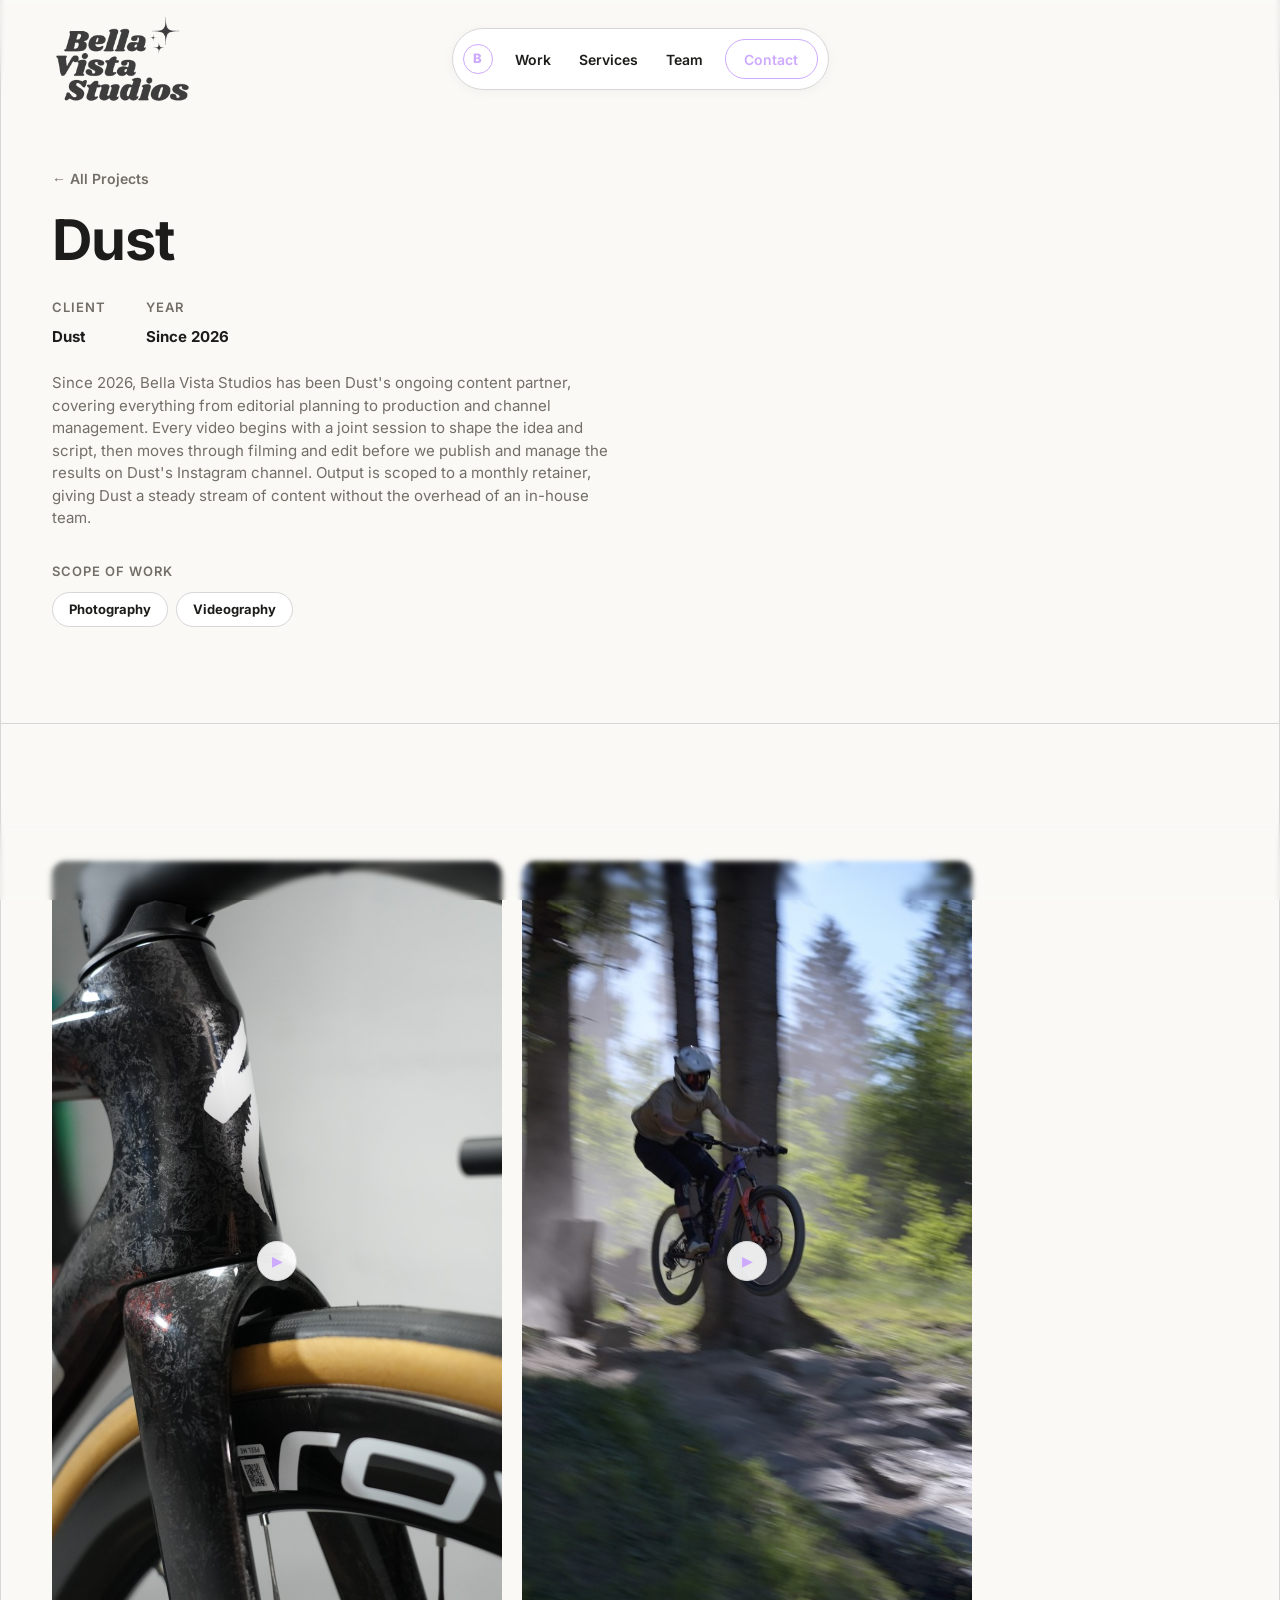
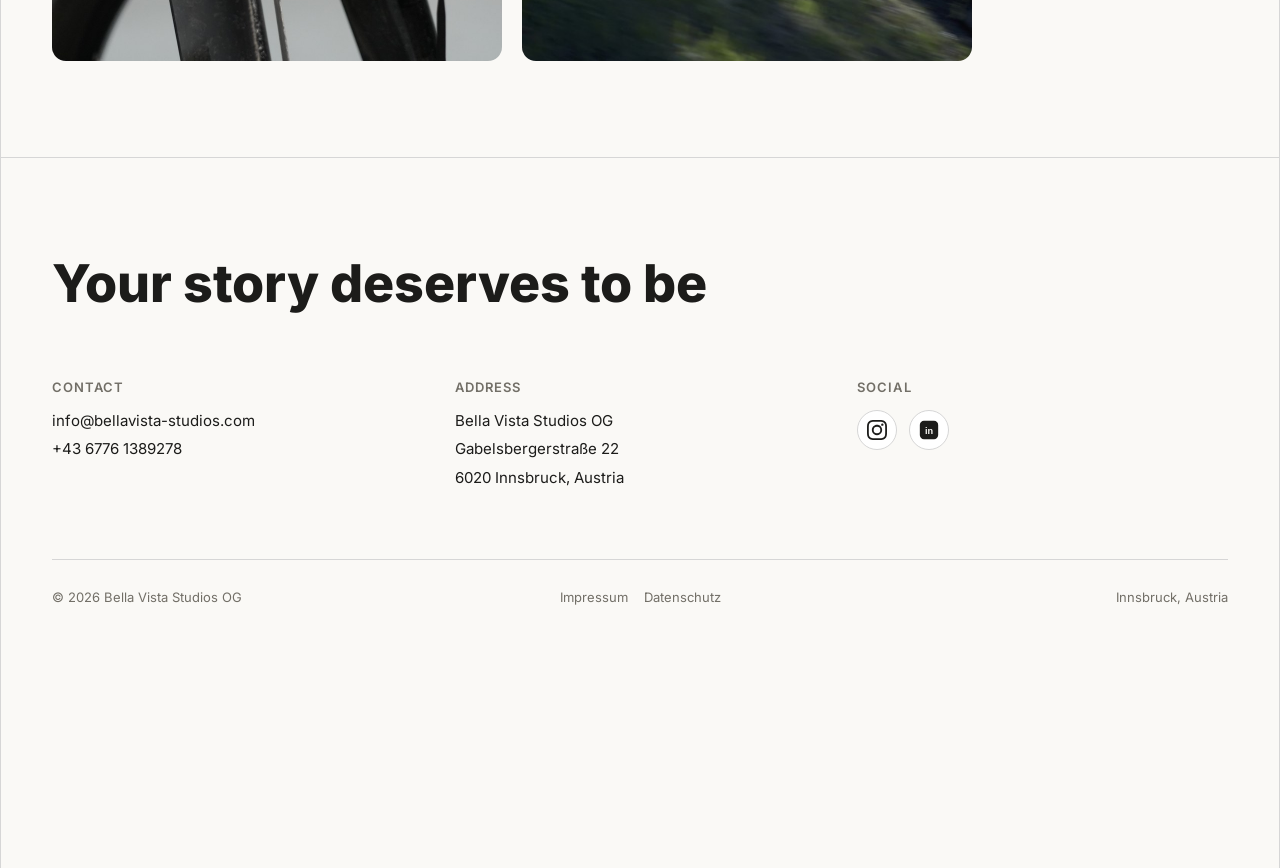
<file: projektseiten/dust.html>
<!DOCTYPE html>
<html lang="en">
<head>
<meta charset="UTF-8">
<meta name="viewport" content="width=device-width, initial-scale=1.0">
<link rel="icon" type="image/x-icon" href="/assets/img/favicon/favicon.ico">
<link rel="icon" type="image/png" sizes="16x16" href="/assets/img/favicon/favicon-16x16.png">
<link rel="icon" type="image/png" sizes="32x32" href="/assets/img/favicon/favicon-32x32.png">
<link rel="icon" type="image/png" sizes="192x192" href="/assets/img/favicon/favicon-192.png">
<link rel="icon" type="image/png" sizes="512x512" href="/assets/img/favicon/favicon-512.png">
<link rel="apple-touch-icon" sizes="180x180" href="/assets/img/favicon/apple-touch-icon.png">
<title>Dust | Bella Vista Studios</title>
<meta name="description" content="Dust project by Bella Vista Studios (BVS).">
<link rel="stylesheet" href="../assets/css/style.css?v=62">
</head>
<body>

<div class="frame">

  <header class="site-header container">

    <div class="header-fade" aria-hidden="true">
      <span></span>
      <span></span>
      <span></span>
      <span></span>
      <span></span>
      <span></span>
    </div>
    <a class="logo-mark" href="../index.html">
      <img src="../assets/img/logo.png" alt="Bella Vista Studios Logo">
    </a>
    <nav class="nav-pill">
      <a class="nav-brand" href="../index.html">
        <span class="nav-brand-mark">B</span>
      </a>
      <div class="nav-links">
        <a href="../projekte.html">Work</a>
        <a href="../index.html#leistungen">Services</a>
        <a href="../index.html#team">Team</a>
      </div>
      <a class="nav-cta" href="../index.html#kontakt">Contact</a>
    </nav>

    <button class="nav-mobile-toggle" type="button" aria-label="Menü öffnen" aria-expanded="false" aria-controls="nav-mobile-panel">
      <span></span>
      <span></span>
      <span></span>
    </button>
  </header>

  <!-- Mobiles Menü: Vollbild-Overlay, wird per assets/js/nav-mobile.js ein-/ausgeblendet
       (gleiches hidden-Muster wie #team-modal in index.html). -->
  <div class="nav-mobile-panel" id="nav-mobile-panel" hidden>
    <div class="nav-mobile-card">
      <a class="nav-mobile-brand" href="../index.html">BVS</a>
      <a href="../projekte.html">Work</a>
      <a href="../index.html#leistungen">Services</a>
      <a href="../index.html#team">Team</a>
      <a class="nav-mobile-cta" href="../index.html#kontakt">Contact</a>
    </div>
  </div>

  <section class="project-hero container">
    <a class="back-link" href="../projekte.html">← All Projects</a>
    <h1 class="project-title">Dust</h1>

    <div class="project-facts">
      <div class="project-fact">
        <span class="eyebrow">Client</span>
        <span class="value">Dust</span>
      </div>
      <div class="project-fact">
        <span class="eyebrow">Year</span>
        <span class="value">Since 2026</span>
      </div>
    </div>

    <p class="project-description">Since 2026, Bella Vista Studios has been Dust's ongoing content partner, covering everything from editorial planning to production and channel management. Every video begins with a joint session to shape the idea and script, then moves through filming and edit before we publish and manage the results on Dust's Instagram channel. Output is scoped to a monthly retainer, giving Dust a steady stream of content without the overhead of an in-house team.</p>

    <div class="project-scope">
      <span class="eyebrow">Scope of Work</span>
      <div class="scope-tags">
        <span class="scope-tag">Photography</span>
        <span class="scope-tag">Videography</span>
      </div>
    </div>

  </section>

  <div class="section-divider">
    <section class="container">
      <p class="media-heading">Videos</p>
      <div class="video-grid video-grid--inline">
        <div class="media-placeholder media-placeholder--video" data-youtube-id="Y7KwRx0zU14" tabindex="0" role="button" aria-label="Play video">
          <img class="media-thumb" src="../assets/img/projects/dust-video-1.jpg?v=3" alt="">
          <span class="play-icon">▶</span>
        </div>
        <div class="media-placeholder media-placeholder--video" data-youtube-id="duvYtRfDNF0" tabindex="0" role="button" aria-label="Play video">
          <img class="media-thumb" src="../assets/img/projects/dust-video-2.jpg" alt="">
          <span class="play-icon">▶</span>
        </div>
      </div>
    </section>
  </div>

  <!-- Footer -->
  <div class="section-divider">
    <footer class="container footer">
      <p class="footer-big">
        Your story deserves to be <span class="word-swipe">
          <span class="word-swipe-item">visualized.</span>
          <span class="word-swipe-item">told.</span>
          <span class="word-swipe-item">captured.</span>
        </span>
      </p>

      <div class="footer-grid">
        <div class="footer-col">
          <span class="eyebrow">Contact</span>
          <a href="mailto:info@bellavista-studios.com">info@bellavista-studios.com</a>
          <a href="tel:+4367761389278">+43 6776 1389278</a>
        </div>
        <div class="footer-col">
          <span class="eyebrow">Address</span>
          <p>Bella Vista Studios OG</p>
          <p>Gabelsbergerstraße 22</p>
          <p>6020 Innsbruck, Austria</p>
        </div>
        <div class="footer-col">
          <span class="eyebrow">Social</span>
          <div class="social-icons">
            <a class="social-icon" href="https://www.instagram.com/bellavista.studios/" target="_blank" rel="noopener" aria-label="Instagram">
              <svg viewBox="0 0 24 24" fill="currentColor" aria-hidden="true"><path d="M7.0301.084c-1.2768.0602-2.1487.264-2.911.5634-.7888.3075-1.4575.72-2.1228 1.3877-.6652.6677-1.075 1.3368-1.3802 2.127-.2954.7638-.4956 1.6365-.552 2.914-.0564 1.2775-.0689 1.6882-.0626 4.947.0062 3.2586.0206 3.6671.0825 4.9473.061 1.2765.264 2.1482.5635 2.9107.308.7889.72 1.4573 1.388 2.1228.6679.6655 1.3365 1.0743 2.1285 1.38.7632.295 1.6361.4961 2.9134.552 1.2773.056 1.6884.069 4.9462.0627 3.2578-.0062 3.668-.0207 4.9478-.0814 1.28-.0607 2.147-.2652 2.9098-.5633.7889-.3086 1.4578-.72 2.1228-1.3881.665-.6682 1.0745-1.3378 1.3795-2.1284.2957-.7632.4966-1.636.552-2.9124.056-1.2809.0692-1.6898.063-4.948-.0063-3.2583-.021-3.6668-.0817-4.9465-.0607-1.2797-.264-2.1487-.5633-2.9117-.3084-.7889-.72-1.4568-1.3876-2.1228C21.2982 1.33 20.628.9208 19.8378.6165 19.074.321 18.2017.1197 16.9244.0645 15.6471.0093 15.236-.005 11.977.0014 8.718.0076 8.31.0215 7.0301.0839m.1402 21.6932c-1.17-.0509-1.8053-.2453-2.2287-.408-.5606-.216-.96-.4771-1.3819-.895-.422-.4178-.6811-.8186-.9-1.378-.1644-.4234-.3624-1.058-.4171-2.228-.0595-1.2645-.072-1.6442-.079-4.848-.007-3.2037.0053-3.583.0607-4.848.05-1.169.2456-1.805.408-2.2282.216-.5613.4762-.96.895-1.3816.4188-.4217.8184-.6814 1.3783-.9003.423-.1651 1.0575-.3614 2.227-.4171 1.2655-.06 1.6447-.072 4.848-.079 3.2033-.007 3.5835.005 4.8495.0608 1.169.0508 1.8053.2445 2.228.408.5608.216.96.4754 1.3816.895.4217.4194.6816.8176.9005 1.3787.1653.4217.3617 1.056.4169 2.2263.0602 1.2655.0739 1.645.0796 4.848.0058 3.203-.0055 3.5834-.061 4.848-.051 1.17-.245 1.8055-.408 2.2294-.216.5604-.4763.96-.8954 1.3814-.419.4215-.8181.6811-1.3783.9-.4224.1649-1.0577.3617-2.2262.4174-1.2656.0595-1.6448.072-4.8493.079-3.2045.007-3.5825-.006-4.848-.0608M16.953 5.5864A1.44 1.44 0 1 0 18.39 4.144a1.44 1.44 0 0 0-1.437 1.4424M5.8385 12.012c.0067 3.4032 2.7706 6.1557 6.173 6.1493 3.4026-.0065 6.157-2.7701 6.1506-6.1733-.0065-3.4032-2.771-6.1565-6.174-6.1498-3.403.0067-6.156 2.771-6.1496 6.1738M8 12.0077a4 4 0 1 1 4.008 3.9921A3.9996 3.9996 0 0 1 8 12.0077"/></svg>
            </a>
            <a class="social-icon" href="https://www.linkedin.com/in/bella-vista-studios-5378a433b/" target="_blank" rel="noopener" aria-label="LinkedIn">
              <svg viewBox="0 0 24 24" aria-hidden="true">
                <rect x="1" y="1" width="22" height="22" rx="5" fill="currentColor"/>
                <text x="12" y="16.5" font-family="Arial, Helvetica, sans-serif" font-size="11" font-weight="700" fill="var(--bg)" text-anchor="middle">in</text>
              </svg>
            </a>
          </div>
        </div>
      </div>

      <div class="footer-bottom">
        <span>© 2026 Bella Vista Studios OG</span>
        <div class="footer-legal">
          <a href="../impressum.html">Impressum</a>
          <a href="../datenschutz.html">Datenschutz</a>
        </div>
        <span>Innsbruck, Austria</span>
      </div>
    </footer>
  </div>

</div>

<div class="footer-fade" aria-hidden="true">
  <span></span>
  <span></span>
  <span></span>
  <span></span>
  <span></span>
  <span></span>
</div>

<script src="../assets/js/header-scroll.js?v=1" defer></script>
<script src="../assets/js/nav-mobile.js?v=3" defer></script>
<script src="../assets/js/logo-contrast.js?v=3" defer></script>
<script src="../assets/js/video-embed.js?v=2" defer></script>
<script src="../assets/js/scroll-reveal.js?v=2" defer></script>
</body>
</html>
</file>
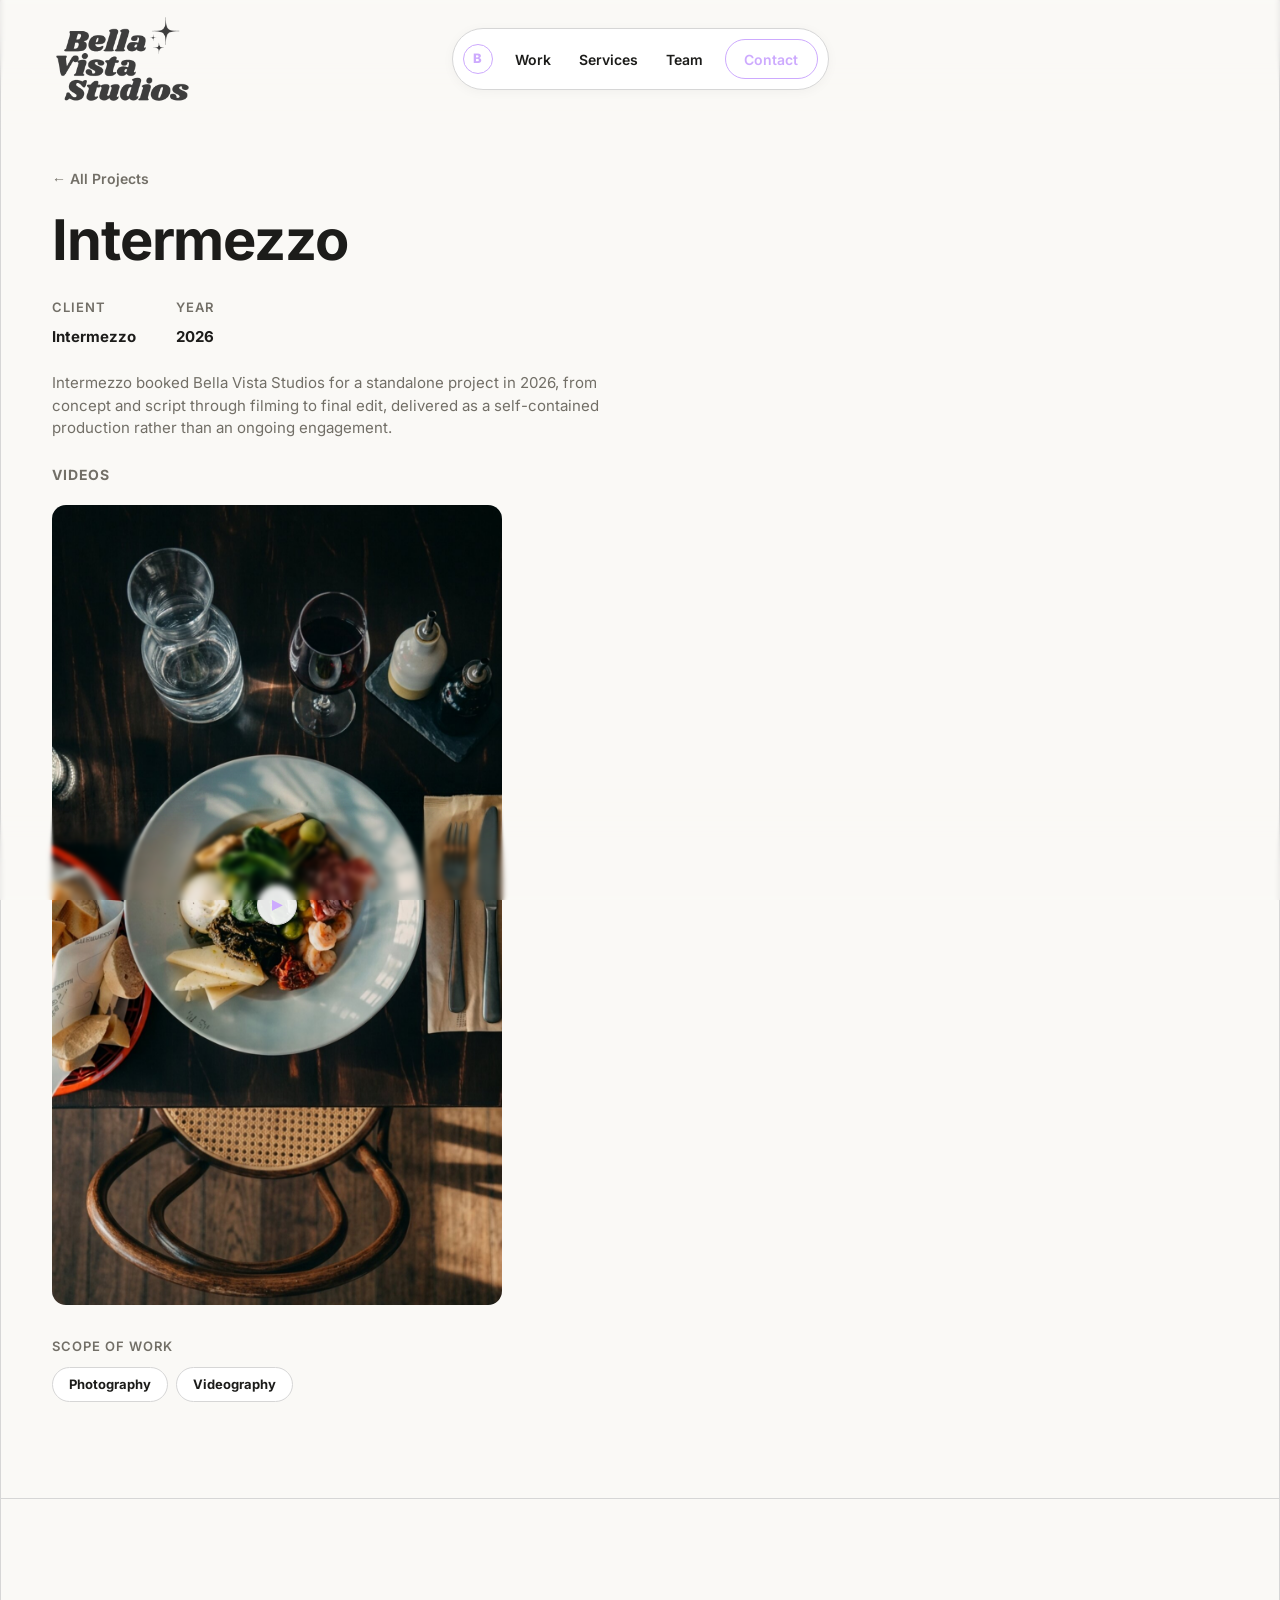
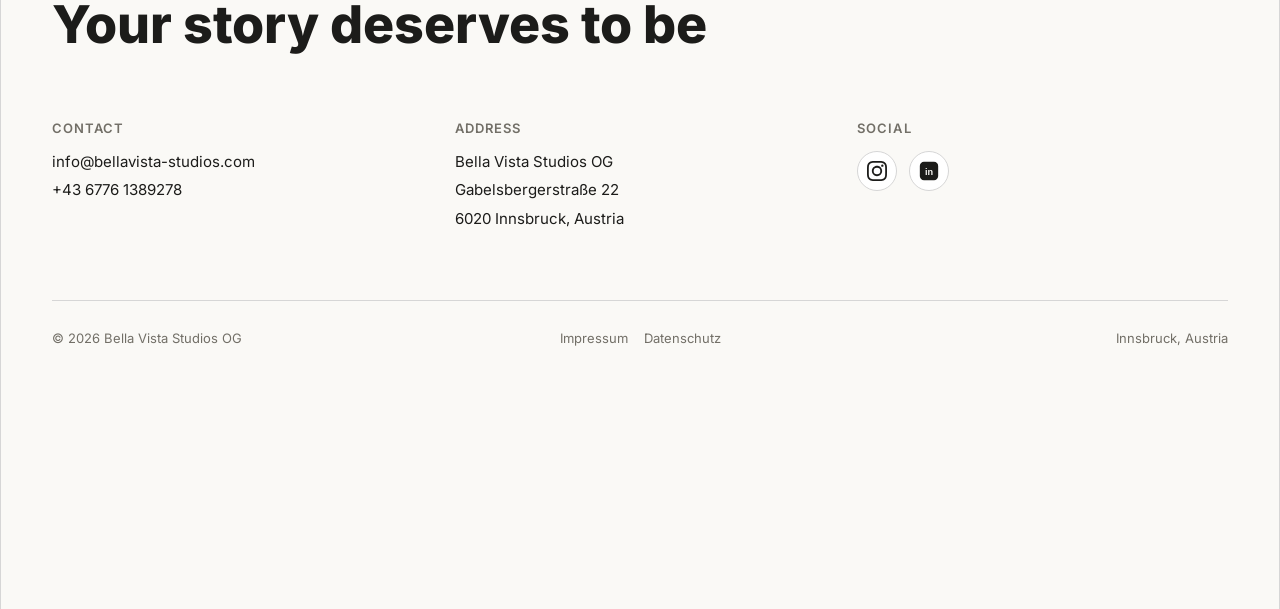
<file: projektseiten/intermezzo.html>
<!DOCTYPE html>
<html lang="en">
<head>
<meta charset="UTF-8">
<meta name="viewport" content="width=device-width, initial-scale=1.0">
<link rel="icon" type="image/x-icon" href="/assets/img/favicon/favicon.ico">
<link rel="icon" type="image/png" sizes="16x16" href="/assets/img/favicon/favicon-16x16.png">
<link rel="icon" type="image/png" sizes="32x32" href="/assets/img/favicon/favicon-32x32.png">
<link rel="icon" type="image/png" sizes="192x192" href="/assets/img/favicon/favicon-192.png">
<link rel="icon" type="image/png" sizes="512x512" href="/assets/img/favicon/favicon-512.png">
<link rel="apple-touch-icon" sizes="180x180" href="/assets/img/favicon/apple-touch-icon.png">
<title>Intermezzo | Bella Vista Studios</title>
<meta name="description" content="Intermezzo project by Bella Vista Studios (BVS).">
<link rel="stylesheet" href="../assets/css/style.css?v=62">
</head>
<body>

<div class="frame">

  <header class="site-header container">

    <div class="header-fade" aria-hidden="true">
      <span></span>
      <span></span>
      <span></span>
      <span></span>
      <span></span>
      <span></span>
    </div>
    <a class="logo-mark" href="../index.html">
      <img src="../assets/img/logo.png" alt="Bella Vista Studios Logo">
    </a>
    <nav class="nav-pill">
      <a class="nav-brand" href="../index.html">
        <span class="nav-brand-mark">B</span>
      </a>
      <div class="nav-links">
        <a href="../projekte.html">Work</a>
        <a href="../index.html#leistungen">Services</a>
        <a href="../index.html#team">Team</a>
      </div>
      <a class="nav-cta" href="../index.html#kontakt">Contact</a>
    </nav>

    <button class="nav-mobile-toggle" type="button" aria-label="Menü öffnen" aria-expanded="false" aria-controls="nav-mobile-panel">
      <span></span>
      <span></span>
      <span></span>
    </button>
  </header>

  <!-- Mobiles Menü: Vollbild-Overlay, wird per assets/js/nav-mobile.js ein-/ausgeblendet
       (gleiches hidden-Muster wie #team-modal in index.html). -->
  <div class="nav-mobile-panel" id="nav-mobile-panel" hidden>
    <div class="nav-mobile-card">
      <a class="nav-mobile-brand" href="../index.html">BVS</a>
      <a href="../projekte.html">Work</a>
      <a href="../index.html#leistungen">Services</a>
      <a href="../index.html#team">Team</a>
      <a class="nav-mobile-cta" href="../index.html#kontakt">Contact</a>
    </div>
  </div>

  <section class="project-hero container">
    <a class="back-link" href="../projekte.html">← All Projects</a>
    <h1 class="project-title">Intermezzo</h1>

    <div class="project-facts">
      <div class="project-fact">
        <span class="eyebrow">Client</span>
        <span class="value">Intermezzo</span>
      </div>
      <div class="project-fact">
        <span class="eyebrow">Year</span>
        <span class="value">2026</span>
      </div>
    </div>

    <p class="project-description">Intermezzo booked Bella Vista Studios for a standalone project in 2026, from concept and script through filming to final edit, delivered as a self-contained production rather than an ongoing engagement.</p>

    <p class="media-heading media-heading--inline">Videos</p>
    <div class="video-grid video-grid--inline">
      <div class="media-placeholder media-placeholder--video" data-youtube-id="fi6nTLlC1Yw" tabindex="0" role="button" aria-label="Play video">
        <img class="media-thumb" src="../assets/img/projects/intermezzo-video-1.jpg" alt="">
        <span class="play-icon">▶</span>
      </div>
    </div>

    <div class="project-scope">
      <span class="eyebrow">Scope of Work</span>
      <div class="scope-tags">
        <span class="scope-tag">Photography</span>
        <span class="scope-tag">Videography</span>
      </div>
    </div>

  </section>

  <!-- Footer -->
  <div class="section-divider">
    <footer class="container footer">
      <p class="footer-big">
        Your story deserves to be <span class="word-swipe">
          <span class="word-swipe-item">visualized.</span>
          <span class="word-swipe-item">told.</span>
          <span class="word-swipe-item">captured.</span>
        </span>
      </p>

      <div class="footer-grid">
        <div class="footer-col">
          <span class="eyebrow">Contact</span>
          <a href="mailto:info@bellavista-studios.com">info@bellavista-studios.com</a>
          <a href="tel:+4367761389278">+43 6776 1389278</a>
        </div>
        <div class="footer-col">
          <span class="eyebrow">Address</span>
          <p>Bella Vista Studios OG</p>
          <p>Gabelsbergerstraße 22</p>
          <p>6020 Innsbruck, Austria</p>
        </div>
        <div class="footer-col">
          <span class="eyebrow">Social</span>
          <div class="social-icons">
            <a class="social-icon" href="https://www.instagram.com/bellavista.studios/" target="_blank" rel="noopener" aria-label="Instagram">
              <svg viewBox="0 0 24 24" fill="currentColor" aria-hidden="true"><path d="M7.0301.084c-1.2768.0602-2.1487.264-2.911.5634-.7888.3075-1.4575.72-2.1228 1.3877-.6652.6677-1.075 1.3368-1.3802 2.127-.2954.7638-.4956 1.6365-.552 2.914-.0564 1.2775-.0689 1.6882-.0626 4.947.0062 3.2586.0206 3.6671.0825 4.9473.061 1.2765.264 2.1482.5635 2.9107.308.7889.72 1.4573 1.388 2.1228.6679.6655 1.3365 1.0743 2.1285 1.38.7632.295 1.6361.4961 2.9134.552 1.2773.056 1.6884.069 4.9462.0627 3.2578-.0062 3.668-.0207 4.9478-.0814 1.28-.0607 2.147-.2652 2.9098-.5633.7889-.3086 1.4578-.72 2.1228-1.3881.665-.6682 1.0745-1.3378 1.3795-2.1284.2957-.7632.4966-1.636.552-2.9124.056-1.2809.0692-1.6898.063-4.948-.0063-3.2583-.021-3.6668-.0817-4.9465-.0607-1.2797-.264-2.1487-.5633-2.9117-.3084-.7889-.72-1.4568-1.3876-2.1228C21.2982 1.33 20.628.9208 19.8378.6165 19.074.321 18.2017.1197 16.9244.0645 15.6471.0093 15.236-.005 11.977.0014 8.718.0076 8.31.0215 7.0301.0839m.1402 21.6932c-1.17-.0509-1.8053-.2453-2.2287-.408-.5606-.216-.96-.4771-1.3819-.895-.422-.4178-.6811-.8186-.9-1.378-.1644-.4234-.3624-1.058-.4171-2.228-.0595-1.2645-.072-1.6442-.079-4.848-.007-3.2037.0053-3.583.0607-4.848.05-1.169.2456-1.805.408-2.2282.216-.5613.4762-.96.895-1.3816.4188-.4217.8184-.6814 1.3783-.9003.423-.1651 1.0575-.3614 2.227-.4171 1.2655-.06 1.6447-.072 4.848-.079 3.2033-.007 3.5835.005 4.8495.0608 1.169.0508 1.8053.2445 2.228.408.5608.216.96.4754 1.3816.895.4217.4194.6816.8176.9005 1.3787.1653.4217.3617 1.056.4169 2.2263.0602 1.2655.0739 1.645.0796 4.848.0058 3.203-.0055 3.5834-.061 4.848-.051 1.17-.245 1.8055-.408 2.2294-.216.5604-.4763.96-.8954 1.3814-.419.4215-.8181.6811-1.3783.9-.4224.1649-1.0577.3617-2.2262.4174-1.2656.0595-1.6448.072-4.8493.079-3.2045.007-3.5825-.006-4.848-.0608M16.953 5.5864A1.44 1.44 0 1 0 18.39 4.144a1.44 1.44 0 0 0-1.437 1.4424M5.8385 12.012c.0067 3.4032 2.7706 6.1557 6.173 6.1493 3.4026-.0065 6.157-2.7701 6.1506-6.1733-.0065-3.4032-2.771-6.1565-6.174-6.1498-3.403.0067-6.156 2.771-6.1496 6.1738M8 12.0077a4 4 0 1 1 4.008 3.9921A3.9996 3.9996 0 0 1 8 12.0077"/></svg>
            </a>
            <a class="social-icon" href="https://www.linkedin.com/in/bella-vista-studios-5378a433b/" target="_blank" rel="noopener" aria-label="LinkedIn">
              <svg viewBox="0 0 24 24" aria-hidden="true">
                <rect x="1" y="1" width="22" height="22" rx="5" fill="currentColor"/>
                <text x="12" y="16.5" font-family="Arial, Helvetica, sans-serif" font-size="11" font-weight="700" fill="var(--bg)" text-anchor="middle">in</text>
              </svg>
            </a>
          </div>
        </div>
      </div>

      <div class="footer-bottom">
        <span>© 2026 Bella Vista Studios OG</span>
        <div class="footer-legal">
          <a href="../impressum.html">Impressum</a>
          <a href="../datenschutz.html">Datenschutz</a>
        </div>
        <span>Innsbruck, Austria</span>
      </div>
    </footer>
  </div>

</div>

<div class="footer-fade" aria-hidden="true">
  <span></span>
  <span></span>
  <span></span>
  <span></span>
  <span></span>
  <span></span>
</div>

<script src="../assets/js/header-scroll.js?v=1" defer></script>
<script src="../assets/js/nav-mobile.js?v=3" defer></script>
<script src="../assets/js/logo-contrast.js?v=3" defer></script>
<script src="../assets/js/video-embed.js?v=2" defer></script>
<script src="../assets/js/scroll-reveal.js?v=2" defer></script>
</body>
</html>
</file>
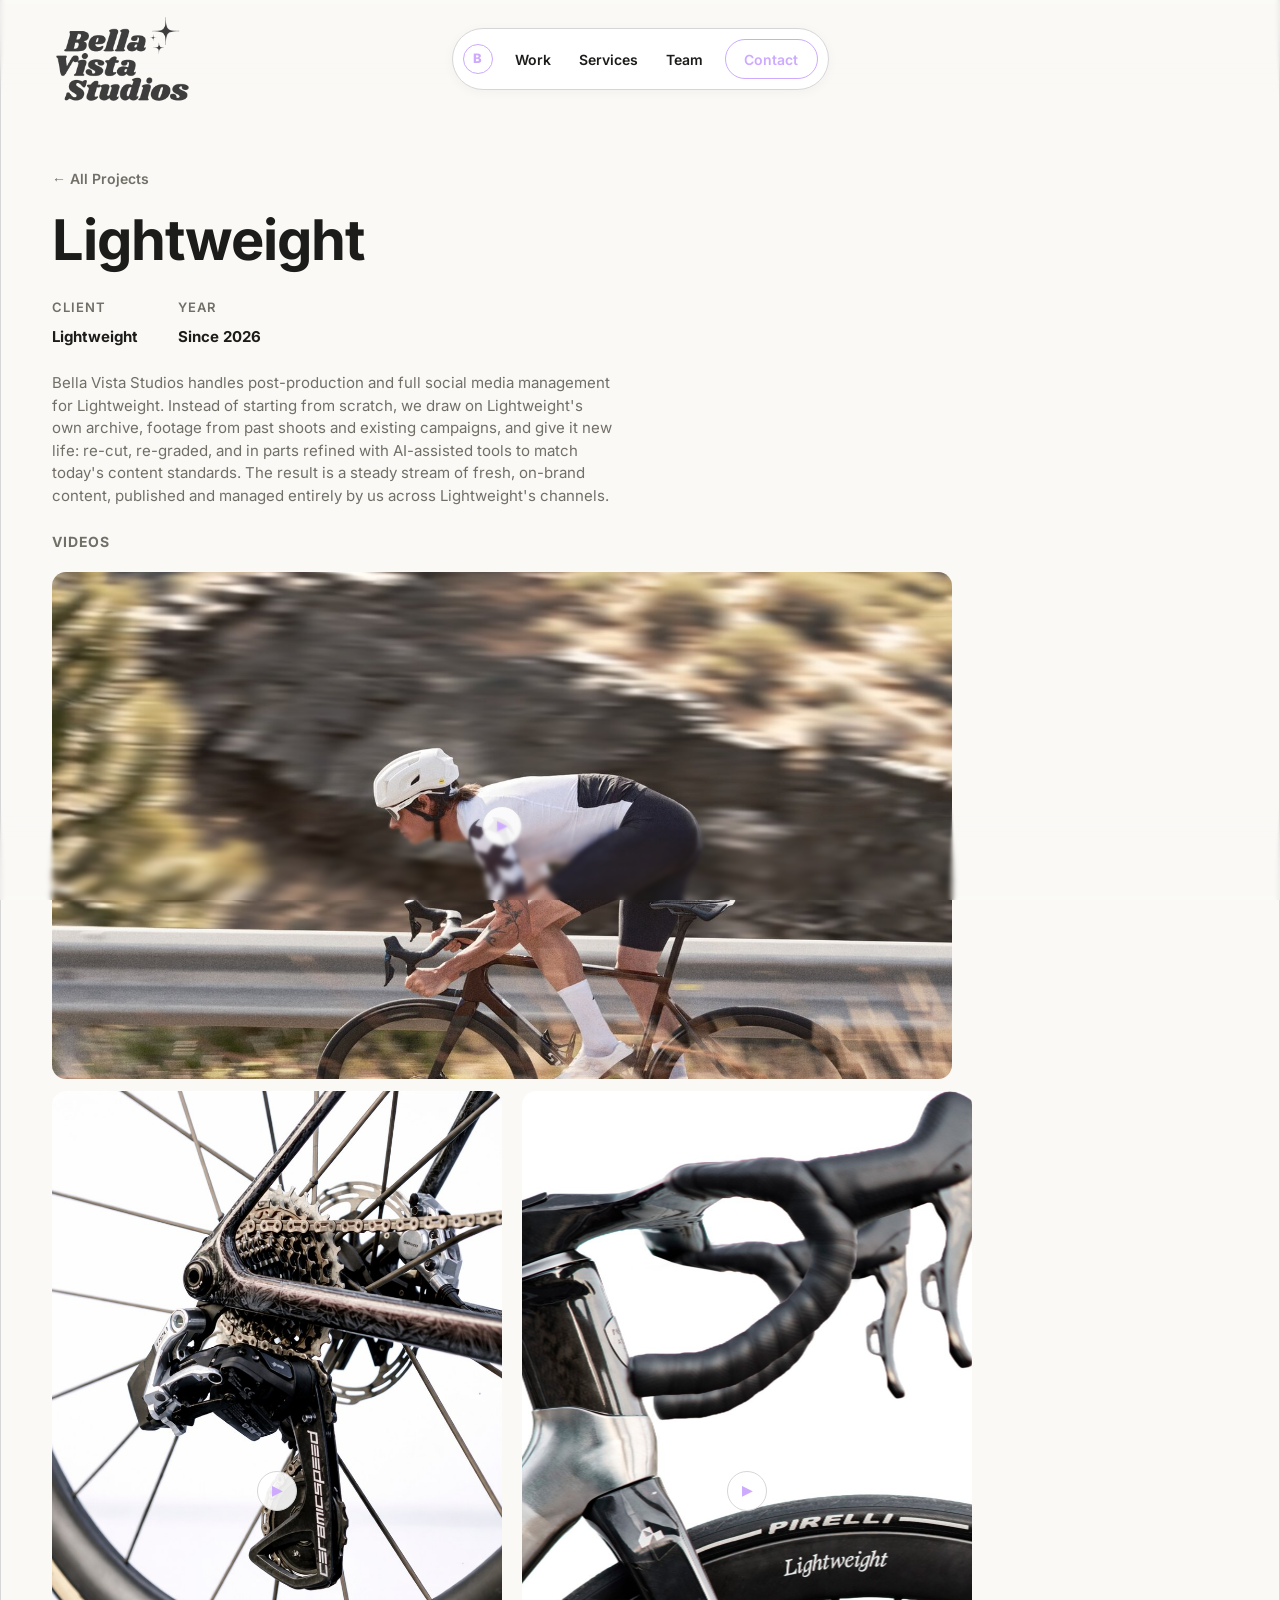
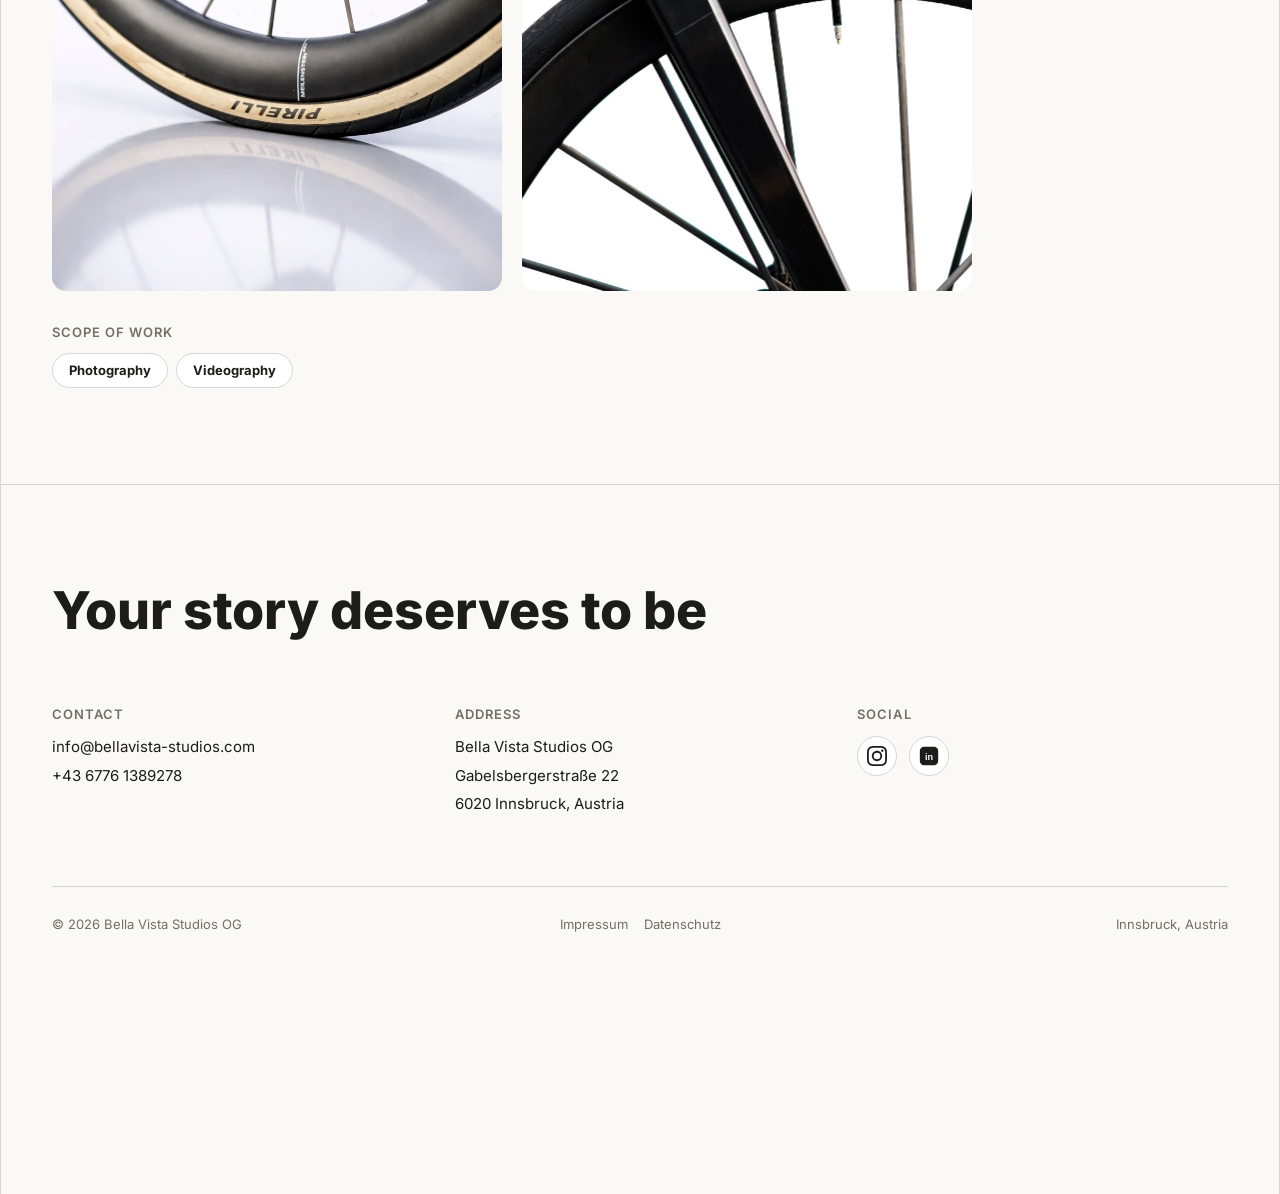
<file: projektseiten/lightweight.html>
<!DOCTYPE html>
<html lang="en">
<head>
<meta charset="UTF-8">
<meta name="viewport" content="width=device-width, initial-scale=1.0">
<link rel="icon" type="image/x-icon" href="/assets/img/favicon/favicon.ico">
<link rel="icon" type="image/png" sizes="16x16" href="/assets/img/favicon/favicon-16x16.png">
<link rel="icon" type="image/png" sizes="32x32" href="/assets/img/favicon/favicon-32x32.png">
<link rel="icon" type="image/png" sizes="192x192" href="/assets/img/favicon/favicon-192.png">
<link rel="icon" type="image/png" sizes="512x512" href="/assets/img/favicon/favicon-512.png">
<link rel="apple-touch-icon" sizes="180x180" href="/assets/img/favicon/apple-touch-icon.png">
<title>Lightweight | Bella Vista Studios</title>
<meta name="description" content="Lightweight project by Bella Vista Studios (BVS).">
<link rel="stylesheet" href="../assets/css/style.css?v=62">
</head>
<body>

<div class="frame">

  <header class="site-header container">

    <div class="header-fade" aria-hidden="true">
      <span></span>
      <span></span>
      <span></span>
      <span></span>
      <span></span>
      <span></span>
    </div>
    <a class="logo-mark" href="../index.html">
      <img src="../assets/img/logo.png" alt="Bella Vista Studios Logo">
    </a>
    <nav class="nav-pill">
      <a class="nav-brand" href="../index.html">
        <span class="nav-brand-mark">B</span>
      </a>
      <div class="nav-links">
        <a href="../projekte.html">Work</a>
        <a href="../index.html#leistungen">Services</a>
        <a href="../index.html#team">Team</a>
      </div>
      <a class="nav-cta" href="../index.html#kontakt">Contact</a>
    </nav>

    <button class="nav-mobile-toggle" type="button" aria-label="Menü öffnen" aria-expanded="false" aria-controls="nav-mobile-panel">
      <span></span>
      <span></span>
      <span></span>
    </button>
  </header>

  <!-- Mobiles Menü: Vollbild-Overlay, wird per assets/js/nav-mobile.js ein-/ausgeblendet
       (gleiches hidden-Muster wie #team-modal in index.html). -->
  <div class="nav-mobile-panel" id="nav-mobile-panel" hidden>
    <div class="nav-mobile-card">
      <a class="nav-mobile-brand" href="../index.html">BVS</a>
      <a href="../projekte.html">Work</a>
      <a href="../index.html#leistungen">Services</a>
      <a href="../index.html#team">Team</a>
      <a class="nav-mobile-cta" href="../index.html#kontakt">Contact</a>
    </div>
  </div>

  <section class="project-hero container">
    <a class="back-link" href="../projekte.html">← All Projects</a>
    <h1 class="project-title">Lightweight</h1>

    <div class="project-facts">
      <div class="project-fact">
        <span class="eyebrow">Client</span>
        <span class="value">Lightweight</span>
      </div>
      <div class="project-fact">
        <span class="eyebrow">Year</span>
        <span class="value">Since 2026</span>
      </div>
    </div>

    <p class="project-description">Bella Vista Studios handles post-production and full social media management for Lightweight. Instead of starting from scratch, we draw on Lightweight's own archive, footage from past shoots and existing campaigns, and give it new life: re-cut, re-graded, and in parts refined with AI-assisted tools to match today's content standards. The result is a steady stream of fresh, on-brand content, published and managed entirely by us across Lightweight's channels.</p>

    <p class="media-heading media-heading--inline">Videos</p>
    <div class="video-grid video-grid--stacked">
      <div class="media-placeholder media-placeholder--video media-placeholder--landscape" data-youtube-id="-75Jt9rPWs4" tabindex="0" role="button" aria-label="Play video">
        <img class="media-thumb" src="../assets/img/projects/lightweight-video-2.jpg" alt="">
        <span class="play-icon">▶</span>
      </div>
    </div>
    <div class="video-grid video-grid--inline">
      <div class="media-placeholder media-placeholder--video" data-youtube-id="GS3LyzVyYBM" tabindex="0" role="button" aria-label="Play video">
        <img class="media-thumb" src="../assets/img/projects/lightweight-video-3.jpg" alt="">
        <span class="play-icon">▶</span>
      </div>
      <div class="media-placeholder media-placeholder--video" data-youtube-id="xy3qgbvOzIM" tabindex="0" role="button" aria-label="Play video">
        <img class="media-thumb" src="../assets/img/projects/lightweight-video-1.jpg" alt="">
        <span class="play-icon">▶</span>
      </div>
    </div>

    <div class="project-scope">
      <span class="eyebrow">Scope of Work</span>
      <div class="scope-tags">
        <span class="scope-tag">Photography</span>
        <span class="scope-tag">Videography</span>
      </div>
    </div>

  </section>

  <!-- Footer -->
  <div class="section-divider">
    <footer class="container footer">
      <p class="footer-big">
        Your story deserves to be <span class="word-swipe">
          <span class="word-swipe-item">visualized.</span>
          <span class="word-swipe-item">told.</span>
          <span class="word-swipe-item">captured.</span>
        </span>
      </p>

      <div class="footer-grid">
        <div class="footer-col">
          <span class="eyebrow">Contact</span>
          <a href="mailto:info@bellavista-studios.com">info@bellavista-studios.com</a>
          <a href="tel:+4367761389278">+43 6776 1389278</a>
        </div>
        <div class="footer-col">
          <span class="eyebrow">Address</span>
          <p>Bella Vista Studios OG</p>
          <p>Gabelsbergerstraße 22</p>
          <p>6020 Innsbruck, Austria</p>
        </div>
        <div class="footer-col">
          <span class="eyebrow">Social</span>
          <div class="social-icons">
            <a class="social-icon" href="https://www.instagram.com/bellavista.studios/" target="_blank" rel="noopener" aria-label="Instagram">
              <svg viewBox="0 0 24 24" fill="currentColor" aria-hidden="true"><path d="M7.0301.084c-1.2768.0602-2.1487.264-2.911.5634-.7888.3075-1.4575.72-2.1228 1.3877-.6652.6677-1.075 1.3368-1.3802 2.127-.2954.7638-.4956 1.6365-.552 2.914-.0564 1.2775-.0689 1.6882-.0626 4.947.0062 3.2586.0206 3.6671.0825 4.9473.061 1.2765.264 2.1482.5635 2.9107.308.7889.72 1.4573 1.388 2.1228.6679.6655 1.3365 1.0743 2.1285 1.38.7632.295 1.6361.4961 2.9134.552 1.2773.056 1.6884.069 4.9462.0627 3.2578-.0062 3.668-.0207 4.9478-.0814 1.28-.0607 2.147-.2652 2.9098-.5633.7889-.3086 1.4578-.72 2.1228-1.3881.665-.6682 1.0745-1.3378 1.3795-2.1284.2957-.7632.4966-1.636.552-2.9124.056-1.2809.0692-1.6898.063-4.948-.0063-3.2583-.021-3.6668-.0817-4.9465-.0607-1.2797-.264-2.1487-.5633-2.9117-.3084-.7889-.72-1.4568-1.3876-2.1228C21.2982 1.33 20.628.9208 19.8378.6165 19.074.321 18.2017.1197 16.9244.0645 15.6471.0093 15.236-.005 11.977.0014 8.718.0076 8.31.0215 7.0301.0839m.1402 21.6932c-1.17-.0509-1.8053-.2453-2.2287-.408-.5606-.216-.96-.4771-1.3819-.895-.422-.4178-.6811-.8186-.9-1.378-.1644-.4234-.3624-1.058-.4171-2.228-.0595-1.2645-.072-1.6442-.079-4.848-.007-3.2037.0053-3.583.0607-4.848.05-1.169.2456-1.805.408-2.2282.216-.5613.4762-.96.895-1.3816.4188-.4217.8184-.6814 1.3783-.9003.423-.1651 1.0575-.3614 2.227-.4171 1.2655-.06 1.6447-.072 4.848-.079 3.2033-.007 3.5835.005 4.8495.0608 1.169.0508 1.8053.2445 2.228.408.5608.216.96.4754 1.3816.895.4217.4194.6816.8176.9005 1.3787.1653.4217.3617 1.056.4169 2.2263.0602 1.2655.0739 1.645.0796 4.848.0058 3.203-.0055 3.5834-.061 4.848-.051 1.17-.245 1.8055-.408 2.2294-.216.5604-.4763.96-.8954 1.3814-.419.4215-.8181.6811-1.3783.9-.4224.1649-1.0577.3617-2.2262.4174-1.2656.0595-1.6448.072-4.8493.079-3.2045.007-3.5825-.006-4.848-.0608M16.953 5.5864A1.44 1.44 0 1 0 18.39 4.144a1.44 1.44 0 0 0-1.437 1.4424M5.8385 12.012c.0067 3.4032 2.7706 6.1557 6.173 6.1493 3.4026-.0065 6.157-2.7701 6.1506-6.1733-.0065-3.4032-2.771-6.1565-6.174-6.1498-3.403.0067-6.156 2.771-6.1496 6.1738M8 12.0077a4 4 0 1 1 4.008 3.9921A3.9996 3.9996 0 0 1 8 12.0077"/></svg>
            </a>
            <a class="social-icon" href="https://www.linkedin.com/in/bella-vista-studios-5378a433b/" target="_blank" rel="noopener" aria-label="LinkedIn">
              <svg viewBox="0 0 24 24" aria-hidden="true">
                <rect x="1" y="1" width="22" height="22" rx="5" fill="currentColor"/>
                <text x="12" y="16.5" font-family="Arial, Helvetica, sans-serif" font-size="11" font-weight="700" fill="var(--bg)" text-anchor="middle">in</text>
              </svg>
            </a>
          </div>
        </div>
      </div>

      <div class="footer-bottom">
        <span>© 2026 Bella Vista Studios OG</span>
        <div class="footer-legal">
          <a href="../impressum.html">Impressum</a>
          <a href="../datenschutz.html">Datenschutz</a>
        </div>
        <span>Innsbruck, Austria</span>
      </div>
    </footer>
  </div>

</div>

<div class="footer-fade" aria-hidden="true">
  <span></span>
  <span></span>
  <span></span>
  <span></span>
  <span></span>
  <span></span>
</div>

<script src="../assets/js/header-scroll.js?v=1" defer></script>
<script src="../assets/js/nav-mobile.js?v=3" defer></script>
<script src="../assets/js/logo-contrast.js?v=3" defer></script>
<script src="../assets/js/video-embed.js?v=2" defer></script>
<script src="../assets/js/scroll-reveal.js?v=2" defer></script>
</body>
</html>
</file>
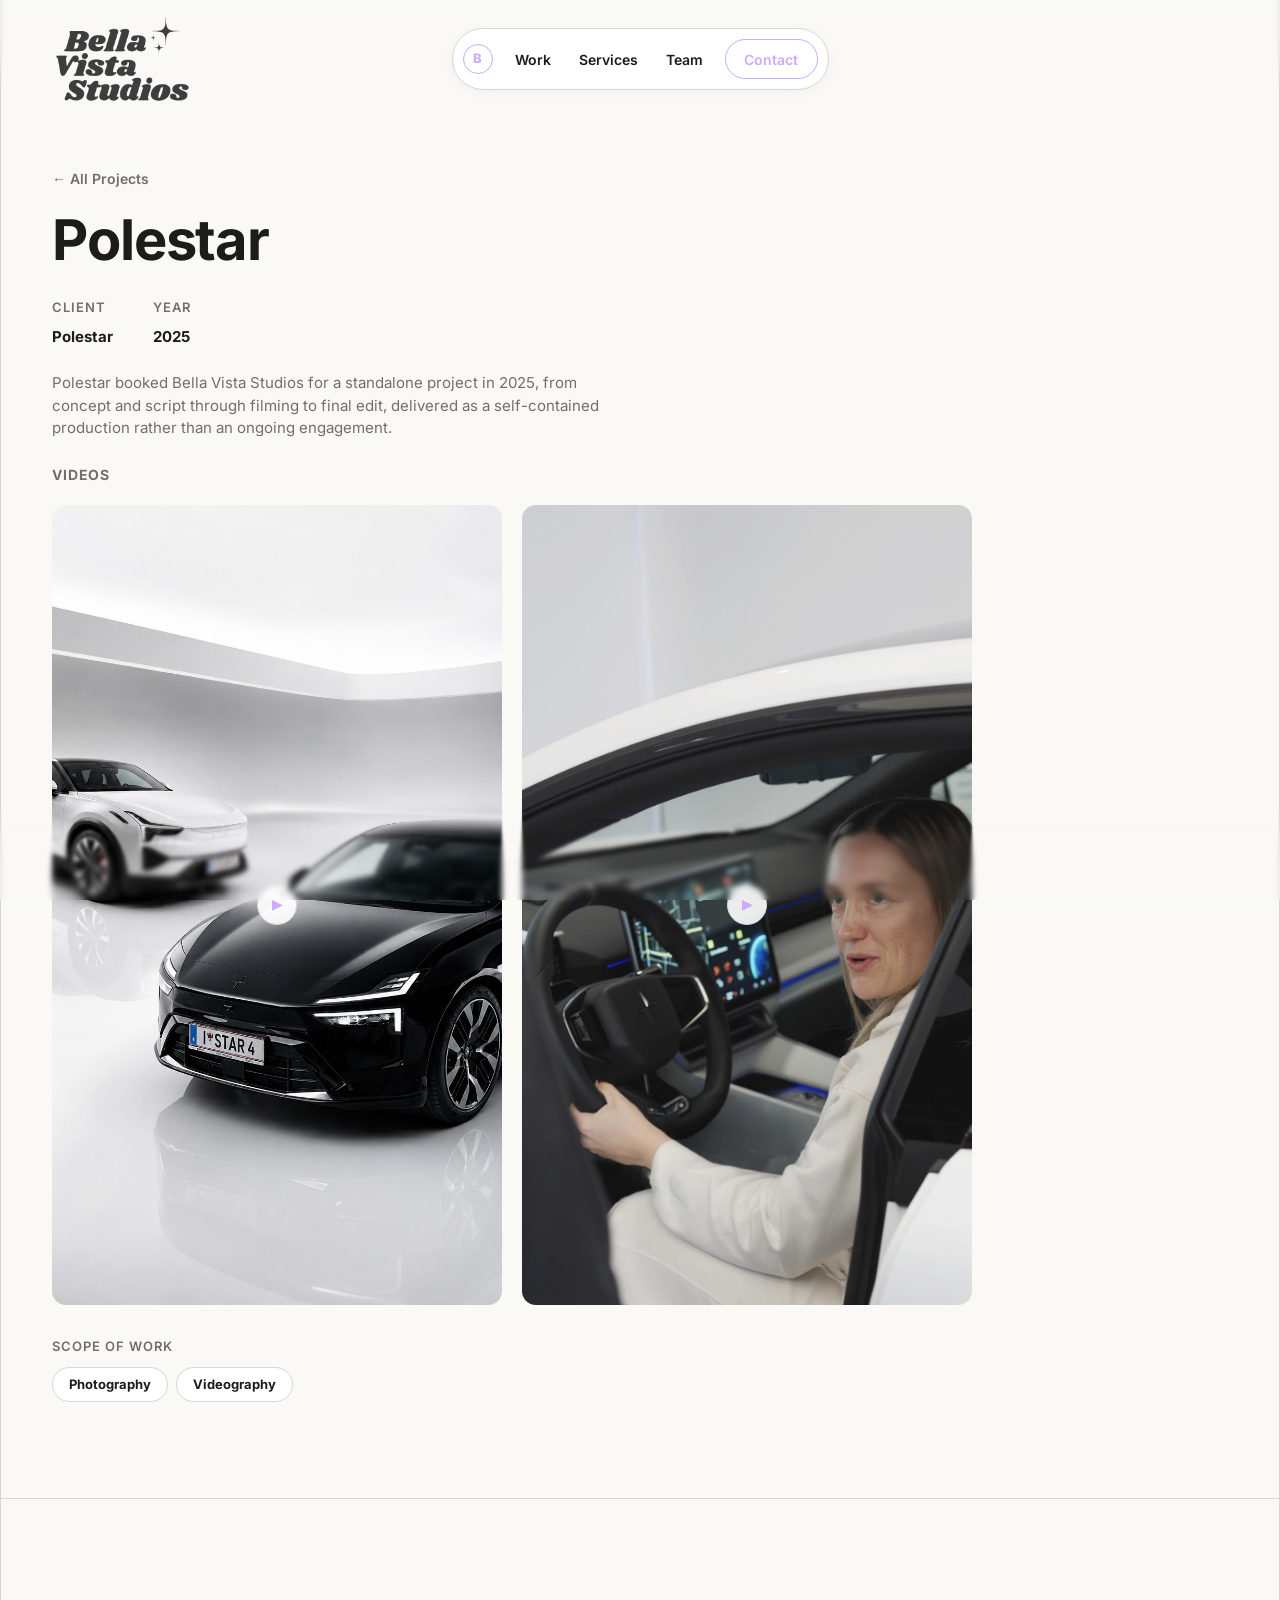
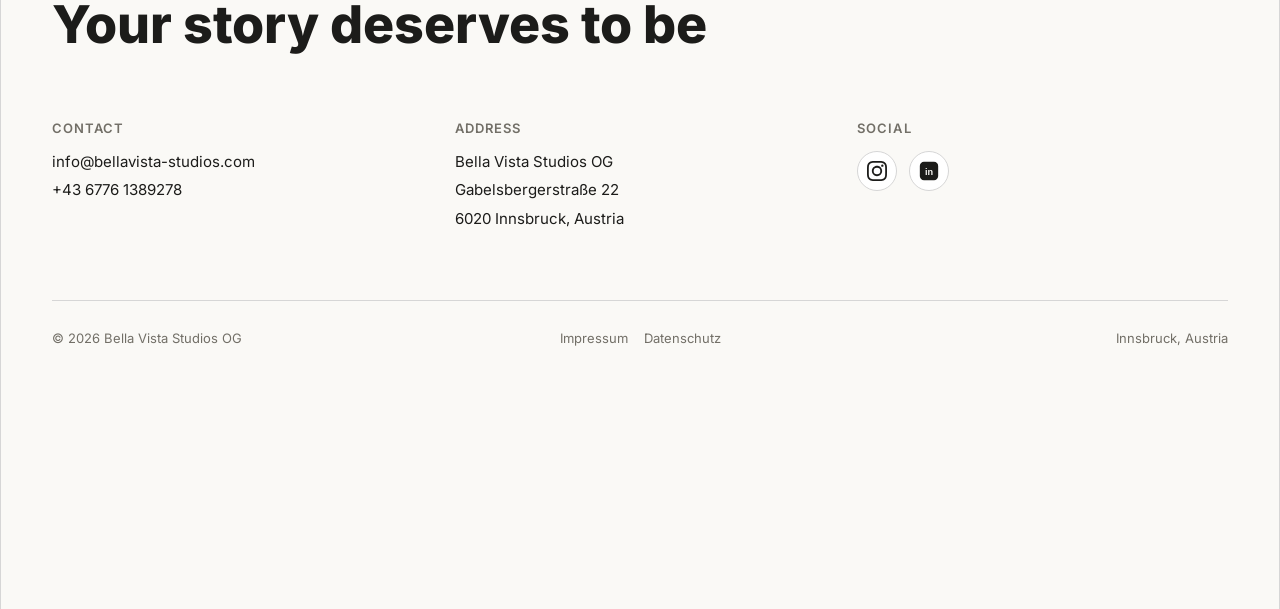
<file: projektseiten/polestar.html>
<!DOCTYPE html>
<html lang="en">
<head>
<meta charset="UTF-8">
<meta name="viewport" content="width=device-width, initial-scale=1.0">
<link rel="icon" type="image/x-icon" href="/assets/img/favicon/favicon.ico">
<link rel="icon" type="image/png" sizes="16x16" href="/assets/img/favicon/favicon-16x16.png">
<link rel="icon" type="image/png" sizes="32x32" href="/assets/img/favicon/favicon-32x32.png">
<link rel="icon" type="image/png" sizes="192x192" href="/assets/img/favicon/favicon-192.png">
<link rel="icon" type="image/png" sizes="512x512" href="/assets/img/favicon/favicon-512.png">
<link rel="apple-touch-icon" sizes="180x180" href="/assets/img/favicon/apple-touch-icon.png">
<title>Polestar | Bella Vista Studios</title>
<meta name="description" content="Polestar project by Bella Vista Studios (BVS).">
<link rel="stylesheet" href="../assets/css/style.css?v=62">
</head>
<body>

<div class="frame">

  <header class="site-header container">

    <div class="header-fade" aria-hidden="true">
      <span></span>
      <span></span>
      <span></span>
      <span></span>
      <span></span>
      <span></span>
    </div>
    <a class="logo-mark" href="../index.html">
      <img src="../assets/img/logo.png" alt="Bella Vista Studios Logo">
    </a>
    <nav class="nav-pill">
      <a class="nav-brand" href="../index.html">
        <span class="nav-brand-mark">B</span>
      </a>
      <div class="nav-links">
        <a href="../projekte.html">Work</a>
        <a href="../index.html#leistungen">Services</a>
        <a href="../index.html#team">Team</a>
      </div>
      <a class="nav-cta" href="../index.html#kontakt">Contact</a>
    </nav>

    <button class="nav-mobile-toggle" type="button" aria-label="Menü öffnen" aria-expanded="false" aria-controls="nav-mobile-panel">
      <span></span>
      <span></span>
      <span></span>
    </button>
  </header>

  <!-- Mobiles Menü: Vollbild-Overlay, wird per assets/js/nav-mobile.js ein-/ausgeblendet
       (gleiches hidden-Muster wie #team-modal in index.html). -->
  <div class="nav-mobile-panel" id="nav-mobile-panel" hidden>
    <div class="nav-mobile-card">
      <a class="nav-mobile-brand" href="../index.html">BVS</a>
      <a href="../projekte.html">Work</a>
      <a href="../index.html#leistungen">Services</a>
      <a href="../index.html#team">Team</a>
      <a class="nav-mobile-cta" href="../index.html#kontakt">Contact</a>
    </div>
  </div>

  <section class="project-hero container">
    <a class="back-link" href="../projekte.html">← All Projects</a>
    <h1 class="project-title">Polestar</h1>

    <div class="project-facts">
      <div class="project-fact">
        <span class="eyebrow">Client</span>
        <span class="value">Polestar</span>
      </div>
      <div class="project-fact">
        <span class="eyebrow">Year</span>
        <span class="value">2025</span>
      </div>
    </div>

    <p class="project-description">Polestar booked Bella Vista Studios for a standalone project in 2025, from concept and script through filming to final edit, delivered as a self-contained production rather than an ongoing engagement.</p>

    <p class="media-heading media-heading--inline">Videos</p>
    <div class="video-grid video-grid--inline">
      <div class="media-placeholder media-placeholder--video" data-youtube-id="PlFwefZdqpo" tabindex="0" role="button" aria-label="Play video">
        <img class="media-thumb" src="../assets/img/projects/polestar.jpg" alt="">
        <span class="play-icon">▶</span>
      </div>
      <div class="media-placeholder media-placeholder--video" data-youtube-id="rCa0LESbx3U" tabindex="0" role="button" aria-label="Play video">
        <img class="media-thumb" src="../assets/img/projects/polestar-video-2.jpg" alt="">
        <span class="play-icon">▶</span>
      </div>
    </div>

    <div class="project-scope">
      <span class="eyebrow">Scope of Work</span>
      <div class="scope-tags">
        <span class="scope-tag">Photography</span>
        <span class="scope-tag">Videography</span>
      </div>
    </div>

  </section>

  <!-- Footer -->
  <div class="section-divider">
    <footer class="container footer">
      <p class="footer-big">
        Your story deserves to be <span class="word-swipe">
          <span class="word-swipe-item">visualized.</span>
          <span class="word-swipe-item">told.</span>
          <span class="word-swipe-item">captured.</span>
        </span>
      </p>

      <div class="footer-grid">
        <div class="footer-col">
          <span class="eyebrow">Contact</span>
          <a href="mailto:info@bellavista-studios.com">info@bellavista-studios.com</a>
          <a href="tel:+4367761389278">+43 6776 1389278</a>
        </div>
        <div class="footer-col">
          <span class="eyebrow">Address</span>
          <p>Bella Vista Studios OG</p>
          <p>Gabelsbergerstraße 22</p>
          <p>6020 Innsbruck, Austria</p>
        </div>
        <div class="footer-col">
          <span class="eyebrow">Social</span>
          <div class="social-icons">
            <a class="social-icon" href="https://www.instagram.com/bellavista.studios/" target="_blank" rel="noopener" aria-label="Instagram">
              <svg viewBox="0 0 24 24" fill="currentColor" aria-hidden="true"><path d="M7.0301.084c-1.2768.0602-2.1487.264-2.911.5634-.7888.3075-1.4575.72-2.1228 1.3877-.6652.6677-1.075 1.3368-1.3802 2.127-.2954.7638-.4956 1.6365-.552 2.914-.0564 1.2775-.0689 1.6882-.0626 4.947.0062 3.2586.0206 3.6671.0825 4.9473.061 1.2765.264 2.1482.5635 2.9107.308.7889.72 1.4573 1.388 2.1228.6679.6655 1.3365 1.0743 2.1285 1.38.7632.295 1.6361.4961 2.9134.552 1.2773.056 1.6884.069 4.9462.0627 3.2578-.0062 3.668-.0207 4.9478-.0814 1.28-.0607 2.147-.2652 2.9098-.5633.7889-.3086 1.4578-.72 2.1228-1.3881.665-.6682 1.0745-1.3378 1.3795-2.1284.2957-.7632.4966-1.636.552-2.9124.056-1.2809.0692-1.6898.063-4.948-.0063-3.2583-.021-3.6668-.0817-4.9465-.0607-1.2797-.264-2.1487-.5633-2.9117-.3084-.7889-.72-1.4568-1.3876-2.1228C21.2982 1.33 20.628.9208 19.8378.6165 19.074.321 18.2017.1197 16.9244.0645 15.6471.0093 15.236-.005 11.977.0014 8.718.0076 8.31.0215 7.0301.0839m.1402 21.6932c-1.17-.0509-1.8053-.2453-2.2287-.408-.5606-.216-.96-.4771-1.3819-.895-.422-.4178-.6811-.8186-.9-1.378-.1644-.4234-.3624-1.058-.4171-2.228-.0595-1.2645-.072-1.6442-.079-4.848-.007-3.2037.0053-3.583.0607-4.848.05-1.169.2456-1.805.408-2.2282.216-.5613.4762-.96.895-1.3816.4188-.4217.8184-.6814 1.3783-.9003.423-.1651 1.0575-.3614 2.227-.4171 1.2655-.06 1.6447-.072 4.848-.079 3.2033-.007 3.5835.005 4.8495.0608 1.169.0508 1.8053.2445 2.228.408.5608.216.96.4754 1.3816.895.4217.4194.6816.8176.9005 1.3787.1653.4217.3617 1.056.4169 2.2263.0602 1.2655.0739 1.645.0796 4.848.0058 3.203-.0055 3.5834-.061 4.848-.051 1.17-.245 1.8055-.408 2.2294-.216.5604-.4763.96-.8954 1.3814-.419.4215-.8181.6811-1.3783.9-.4224.1649-1.0577.3617-2.2262.4174-1.2656.0595-1.6448.072-4.8493.079-3.2045.007-3.5825-.006-4.848-.0608M16.953 5.5864A1.44 1.44 0 1 0 18.39 4.144a1.44 1.44 0 0 0-1.437 1.4424M5.8385 12.012c.0067 3.4032 2.7706 6.1557 6.173 6.1493 3.4026-.0065 6.157-2.7701 6.1506-6.1733-.0065-3.4032-2.771-6.1565-6.174-6.1498-3.403.0067-6.156 2.771-6.1496 6.1738M8 12.0077a4 4 0 1 1 4.008 3.9921A3.9996 3.9996 0 0 1 8 12.0077"/></svg>
            </a>
            <a class="social-icon" href="https://www.linkedin.com/in/bella-vista-studios-5378a433b/" target="_blank" rel="noopener" aria-label="LinkedIn">
              <svg viewBox="0 0 24 24" aria-hidden="true">
                <rect x="1" y="1" width="22" height="22" rx="5" fill="currentColor"/>
                <text x="12" y="16.5" font-family="Arial, Helvetica, sans-serif" font-size="11" font-weight="700" fill="var(--bg)" text-anchor="middle">in</text>
              </svg>
            </a>
          </div>
        </div>
      </div>

      <div class="footer-bottom">
        <span>© 2026 Bella Vista Studios OG</span>
        <div class="footer-legal">
          <a href="../impressum.html">Impressum</a>
          <a href="../datenschutz.html">Datenschutz</a>
        </div>
        <span>Innsbruck, Austria</span>
      </div>
    </footer>
  </div>

</div>

<div class="footer-fade" aria-hidden="true">
  <span></span>
  <span></span>
  <span></span>
  <span></span>
  <span></span>
  <span></span>
</div>

<script src="../assets/js/header-scroll.js?v=1" defer></script>
<script src="../assets/js/nav-mobile.js?v=3" defer></script>
<script src="../assets/js/logo-contrast.js?v=3" defer></script>
<script src="../assets/js/video-embed.js?v=2" defer></script>
<script src="../assets/js/scroll-reveal.js?v=2" defer></script>
</body>
</html>
</file>
<file: assets/css/style.css>
/* ==========================================================================
   Bella Vista Studios — Stylesheet
   Struktur: Variablen, Basis, Layout-Grid, Komponenten, Sektionen, Responsive
   ========================================================================== */

:root {
  --bg: #faf9f6;
  --line: #d6d6d6;
  --text: #1c1c1a;
  /* War #7a7871 (Kontrast zu --bg nur 4.2:1, unter dem WCAG-AA-Minimum von
     4.5:1 für normalen Fließtext) — leicht abgedunkelt auf 4.77:1. */
  --text-muted: #726f67;
  --black: #15140f;
  --white: #ffffff;
  /* Einzige Akzentfarbe der Seite: überall, wo etwas farblich markiert ist
     (Buttons, Status-Punkt, Icon-Kreise, aktive/Hover-Zustände), wird diese
     Akzentfarbe verwendet — nie eine zweite Akzentfarbe daneben. */
  --accent: #cdaafe;
  --radius-full: 999px;
  --radius-lg: 22px;
  --radius-md: 14px;
  --container-max: 1240px;
  --frame-max: 1360px;
}

/* ---- Fonts ----
   Lokal gehostet statt über fonts.googleapis.com geladen: sonst gehen
   Besucher-IPs beim Seitenaufruf ohne Einwilligung an Google (DSGVO-Risiko,
   in AT/DE bereits mehrfach abgemahnt). */
@font-face {
  font-family: "Inter";
  font-style: normal;
  font-weight: 400;
  font-display: swap;
  src: url("../fonts/inter-400.woff2") format("woff2");
}
@font-face {
  font-family: "Inter";
  font-style: normal;
  font-weight: 500;
  font-display: swap;
  src: url("../fonts/inter-500.woff2") format("woff2");
}
@font-face {
  font-family: "Inter";
  font-style: normal;
  font-weight: 600;
  font-display: swap;
  src: url("../fonts/inter-600.woff2") format("woff2");
}
@font-face {
  font-family: "Inter";
  font-style: normal;
  font-weight: 700;
  font-display: swap;
  src: url("../fonts/inter-700.woff2") format("woff2");
}
@font-face {
  font-family: "Inter";
  font-style: normal;
  font-weight: 800;
  font-display: swap;
  src: url("../fonts/inter-800.woff2") format("woff2");
}

/* ---- Reset ---- */
* { box-sizing: border-box; margin: 0; padding: 0; }

html { scroll-behavior: smooth; }

body {
  background: var(--bg);
  color: var(--text);
  font-family: "Inter", -apple-system, BlinkMacSystemFont, "Segoe UI", Helvetica, Arial, sans-serif;
  font-size: 16px;
  line-height: 1.5;
  -webkit-font-smoothing: antialiased;
}

img { max-width: 100%; display: block; }
a { color: inherit; text-decoration: none; }
ul { list-style: none; }
button { font: inherit; cursor: pointer; }

/* Kein Browser-Standard-Fokusring (blau) irgendwo auf der Seite — bei
   Maus-Klick ohnehin unsichtbar, bei Tastatur-Navigation stattdessen ein
   Ring in der Marken-Akzentfarbe (siehe --accent), konsistent mit allen
   anderen interaktiven Elementen. */
:focus { outline: none; }
:focus-visible {
  outline: 2px solid var(--accent);
  outline-offset: 2px;
}

/* ---- Scroll-Reveal ---- */
/* Fade + leichtes Hochschieben beim ersten Sichtbarwerden, statt dass Text
   und Elemente beim Scrollen sofort fertig dastehen. Die Klasse .reveal
   wird automatisch von assets/js/scroll-reveal.js auf die passenden
   Elemente angewendet, .is-visible schaltet per IntersectionObserver
   einmalig um (bleibt danach sichtbar, kein erneutes Ausblenden beim
   Zurückscrollen). Ohne JavaScript bleibt alles normal sichtbar, da die
   Klasse dann nie gesetzt wird. */
.reveal {
  opacity: 0;
  transform: translateY(28px);
  transition: opacity 0.7s ease, transform 0.7s ease;
}
.reveal.is-visible {
  opacity: 1;
  transform: none;
}
@media (prefers-reduced-motion: reduce) {
  .reveal {
    opacity: 1;
    transform: none;
    transition: none;
  }
}

/* ---- Grid-Rahmen (vertikale Linien links/rechts über die volle Seite) ---- */
.frame {
  max-width: var(--frame-max);
  margin: 0 auto;
  border-left: 1px solid var(--line);
  border-right: 1px solid var(--line);
}

.container {
  max-width: var(--container-max);
  margin: 0 auto;
  /* Nur horizontales Padding — vertikaler Rhythmus kommt bewusst von
     section/spezifischeren Klassen (.hero, .trusted, .footer usw.).
     Als "padding"-Shorthand würde dies fälschlich auch oben/unten auf 0
     setzen und dabei section { padding: 96px 0 } überschreiben, da ein
     Klassenselektor immer stärker wiegt als der Element-Selektor "section" —
     unabhängig von der Reihenfolge im Stylesheet. Genau das war der Bug. */
  padding-left: 32px;
  padding-right: 32px;
}

/* Horizontale Trennlinie zwischen Sektionen — bricht bewusst aus dem
   begrenzten .frame aus und läuft über die komplette Viewport-Breite bis
   zum Bildschirmrand. Zusammen mit den vertikalen .frame-Linien (die über
   die gesamte Seitenhöhe laufen) ergibt das ein durchgehendes Gitter statt
   einzelner, in sich geschlossener Kästen pro Sektion.
   Kein overflow-x:hidden auf html/body (war früher hier, um den durch 100vw
   theoretisch möglichen Scrollbar-Millimeter Overflow abzufangen) — das
   bricht in Safari position:sticky auf .site-header (Safari macht daraus
   intern auch einen Y-Scroll-Container, der Header hört auf zu kleben).
   overflow-x:hidden auf diesem Element selbst würde das Problem ohnehin nicht
   lösen (clippt nur eigene Kinder, nicht die eigene Box gegenüber dem
   Elternelement). Bei Overlay-Scrollbars (macOS) tritt der Overflow gar nicht
   erst auf; falls er auf anderen Systemen doch stört, gehört die Lösung in
   eine JS-gemessene Scrollbar-Breite, nicht in einen html/body-Overflow-Hack. */
.section-divider {
  width: 100vw;
  position: relative;
  left: 50%;
  margin-left: -50vw;
  border-top: 1px solid var(--line);
}

section { padding: 96px 0; }

/* ---- Typografie ---- */
h1, h2, h3 { font-weight: 700; letter-spacing: -0.02em; line-height: 1.08; }

.eyebrow {
  font-size: 13px;
  font-weight: 600;
  letter-spacing: 0.08em;
  text-transform: uppercase;
  color: var(--text-muted);
}

.section-heading {
  font-size: clamp(32px, 4vw, 48px);
}

.section-heading .muted { color: var(--text-muted); font-weight: 500; }
.section-heading .strong { color: var(--black); font-weight: 800; }

.section-lede {
  color: var(--text-muted);
  font-size: 17px;
  max-width: 520px;
  margin-top: 16px;
}

/* ---- Buttons ---- */
.btn {
  display: inline-flex;
  align-items: center;
  gap: 8px;
  padding: 14px 26px;
  border-radius: var(--radius-full);
  font-weight: 600;
  font-size: 15px;
  transition: opacity 0.15s ease;
}

.btn:hover { opacity: 0.85; }

/* Die Akzentfarbe wird ausschließlich als Umrandung eingesetzt, nie als
   volle Füllfläche. Bei Hover: leichter Zoom (vergrößert Rahmen + Text in
   einem Zug), dazu eine dezente farbige Untermalung der Fläche (deutlich
   blasser als die Umrandung selbst) sowie ein Glow um den Rahmen. */
.btn-primary {
  background: transparent;
  color: var(--accent);
  border: 1.5px solid var(--accent);
  transition: transform 0.2s ease, background 0.2s ease, box-shadow 0.2s ease;
}
.btn-primary:hover {
  opacity: 1;
  transform: scale(1.06);
  background: rgba(205, 170, 254, 0.16);
  box-shadow: 0 0 16px rgba(205, 170, 254, 0.7);
}
.btn-outline {
  background: transparent;
  color: var(--accent);
  border: 1.5px solid var(--accent);
  transition: transform 0.2s ease, background 0.2s ease, box-shadow 0.2s ease;
}
.btn-outline:hover {
  opacity: 1;
  transform: scale(1.06);
  background: rgba(205, 170, 254, 0.16);
  box-shadow: 0 0 16px rgba(205, 170, 254, 0.7);
}

/* ---- Header / Navigation ----
   Die Pille ist die eigentliche Navigation und sitzt zentriert über die
   volle Headerbreite (site-header: justify-content:center). Das Logo bleibt
   links stehen, dafür aber absolut positioniert — so beeinflusst seine
   Breite die Zentrierung der Pille nicht (sonst würde justify-content:center
   den verbleibenden Platz NACH dem Logo zentrieren statt die volle Breite). */
.site-header {
  /* sticky ist selbst schon ein "positioniertes" Element (wie relative) —
     .logo-mark kann sich also direkt darauf beziehen, ohne ein zusätzliches
     position:relative, das sticky sonst überschreiben würde. */
  position: sticky;
  top: 0;
  z-index: 50;
  display: flex;
  align-items: center;
  justify-content: center;
  padding-top: 28px;
  padding-bottom: 28px;
  /* Kein var(--bg) mehr als Deckfarbe — sonst bleibt beim Scrollen immer
     ein Balken in Seitenfarbe stehen. Und bewusst KEIN eigener
     backdrop-filter hier (war testweise drin): ein Blur auf dem Header
     selbst ist über seine ganze Höhe gleich stark und hört an dessen
     Unterkante hart auf — genau der harte Schnitt, den .header-fade
     darunter eigentlich vermeiden soll. Den gesamten Blur-Verlauf
     übernimmt jetzt ausschließlich .header-fade (Pille/Logo bleiben
     lesbar, weil .nav-pill ihren eigenen weißen Hintergrund mitbringt). */
}

/* Beim Scrollen verschwindet Inhalt (z.B. Projekt-Bilder) sonst hart hinter
   der blickdichten Sticky-Kante. Ein reiner Farbverlauf (mehrere frühere
   Versuche, siehe Git-Historie) zeigt über kontrastreichen Fotos trotzdem
   eine sichtbare Kante — das Auge erkennt den Kontrastsprung unabhängig
   von der Kurvenform, und jede Deckfarbe hinterlässt einen sichtbaren
   Balken. Stattdessen wird das Bild zur Kante hin zunehmend unscharf statt
   überblendet, keine einzige Ebene hat eine Hintergrundfarbe.
   Zwei Bugs sorgten davor dafür, dass Änderungen hier praktisch unsichtbar
   blieben: (1) fehlendes -webkit-mask-image — ohne Präfix ignorierte
   Safari die Maske komplett, jede Ebene war über ihre volle Fläche
   sichtbar statt auszulaufen; (2) .site-header hatte selbst noch einen
   flachen backdrop-filter (siehe .site-header oben, jetzt entfernt) — ein
   gleichmäßiger Blur ohne jeden Verlauf, der an der Header-Unterkante hart
   aufhörte und jede Anpassung hier optisch komplett überdeckt hat. Beides
   behoben: .header-fade ist jetzt die einzige Blur-Quelle.
   top:0 statt top:100%: der Header selbst hat kein eigenes Blur mehr, war
   also über seine ganze Höhe (Logo/Pille-Bereich, ca. 150px) komplett
   scharf — der Verlauf setzte dadurch sichtbar erst UNTER dem Header ein
   statt an der obersten Bildkante. Jetzt beginnt .header-fade schon ganz
   oben (hinter Logo/Pille).
   Höhe bewusst moderat (180px), nicht die volle Header-Höhe + alte
   Auslauf-Strecke (das wären ~320px gewesen): .header-fade ist absolut
   positioniert und wird NICHT vom Header-Rahmen abgeschnitten, reicht bei
   320px also weit in den Hero-Bereich hinein und hätte dort den Badge
   ("Available for new projects", startet ca. bei 210px) mitgeblurrt. */
.header-fade {
  /* left:0/right:0 wären relativ zur Padding-Box von .site-header — der
     Header trägt aber selbst die Klasse .container (max-width: 1240px,
     zentriert). Im Querformat/breiten Viewport bleibt dann links/rechts
     ein Rand ohne Blur übrig. Gleicher 100vw-Trick wie bei .section-divider:
     da .container per margin:auto exakt auf der Viewport-Mitte zentriert
     ist, landet left:50% trotzdem auf der echten Bildschirmmitte. */
  position: absolute;
  left: 50%;
  width: 100vw;
  margin-left: -50vw;
  top: 0;
  /* Sanfter (max. Blur 3px → 2px) und kürzere Reichweite (180px → 130px)
     als zuvor. */
  height: 130px;
  pointer-events: none;
  overflow: hidden;
}

.header-fade span { position: absolute; inset: 0; }

.header-fade span:nth-child(1) {
  backdrop-filter: blur(2px);
  -webkit-backdrop-filter: blur(2px);
  -webkit-mask-image: linear-gradient(to bottom, black 0%, black 15%, transparent 45%);
  mask-image: linear-gradient(to bottom, black 0%, black 15%, transparent 45%);
}

.header-fade span:nth-child(2) {
  backdrop-filter: blur(1.6px);
  -webkit-backdrop-filter: blur(1.6px);
  -webkit-mask-image: linear-gradient(to bottom, black 0%, black 25%, transparent 55%);
  mask-image: linear-gradient(to bottom, black 0%, black 25%, transparent 55%);
}

.header-fade span:nth-child(3) {
  backdrop-filter: blur(1.2px);
  -webkit-backdrop-filter: blur(1.2px);
  -webkit-mask-image: linear-gradient(to bottom, black 0%, black 35%, transparent 62%);
  mask-image: linear-gradient(to bottom, black 0%, black 35%, transparent 62%);
}

.header-fade span:nth-child(4) {
  backdrop-filter: blur(0.8px);
  -webkit-backdrop-filter: blur(0.8px);
  -webkit-mask-image: linear-gradient(to bottom, black 0%, black 45%, transparent 72%);
  mask-image: linear-gradient(to bottom, black 0%, black 45%, transparent 72%);
}

.header-fade span:nth-child(5) {
  backdrop-filter: blur(0.5px);
  -webkit-backdrop-filter: blur(0.5px);
  -webkit-mask-image: linear-gradient(to bottom, black 0%, black 60%, transparent 85%);
  mask-image: linear-gradient(to bottom, black 0%, black 60%, transparent 85%);
}

.header-fade span:nth-child(6) {
  backdrop-filter: blur(0.3px);
  -webkit-backdrop-filter: blur(0.3px);
  -webkit-mask-image: linear-gradient(to bottom, black 0%, black 75%, transparent 100%);
  mask-image: linear-gradient(to bottom, black 0%, black 75%, transparent 100%);
}

/* Gespiegelte Variante am unteren Bildschirmrand. Anders als .header-fade
   hängt sie nicht an einem position:sticky-Element (es gibt keine fixe
   Footer-Leiste) — deshalb position:fixed direkt an bottom:0, damit sie wie
   der Header dauerhaft am Viewport-Rand klebt, während der Rest der Seite
   darunter/dahinter wegscrollt. Gleiche Blur-Werte wie oben, nur die
   Masken-Richtung ist umgedreht (to top statt to bottom): stärkster Blur an
   der Unterkante (0% von unten gezählt), läuft nach oben hin aus. */
.footer-fade {
  position: fixed;
  left: 50%;
  width: 100vw;
  margin-left: -50vw;
  bottom: 0;
  /* Gleiche Reduktion wie bei .header-fade: sanfter und kürzer. */
  height: 130px;
  z-index: 50;
  pointer-events: none;
  overflow: hidden;
}

.footer-fade span { position: absolute; inset: 0; }

.footer-fade span:nth-child(1) {
  backdrop-filter: blur(2px);
  -webkit-backdrop-filter: blur(2px);
  -webkit-mask-image: linear-gradient(to top, black 0%, black 15%, transparent 45%);
  mask-image: linear-gradient(to top, black 0%, black 15%, transparent 45%);
}

.footer-fade span:nth-child(2) {
  backdrop-filter: blur(1.6px);
  -webkit-backdrop-filter: blur(1.6px);
  -webkit-mask-image: linear-gradient(to top, black 0%, black 25%, transparent 55%);
  mask-image: linear-gradient(to top, black 0%, black 25%, transparent 55%);
}

.footer-fade span:nth-child(3) {
  backdrop-filter: blur(1.2px);
  -webkit-backdrop-filter: blur(1.2px);
  -webkit-mask-image: linear-gradient(to top, black 0%, black 35%, transparent 62%);
  mask-image: linear-gradient(to top, black 0%, black 35%, transparent 62%);
}

.footer-fade span:nth-child(4) {
  backdrop-filter: blur(0.8px);
  -webkit-backdrop-filter: blur(0.8px);
  -webkit-mask-image: linear-gradient(to top, black 0%, black 45%, transparent 72%);
  mask-image: linear-gradient(to top, black 0%, black 45%, transparent 72%);
}

.footer-fade span:nth-child(5) {
  backdrop-filter: blur(0.5px);
  -webkit-backdrop-filter: blur(0.5px);
  -webkit-mask-image: linear-gradient(to top, black 0%, black 60%, transparent 85%);
  mask-image: linear-gradient(to top, black 0%, black 60%, transparent 85%);
}

.footer-fade span:nth-child(6) {
  backdrop-filter: blur(0.3px);
  -webkit-backdrop-filter: blur(0.3px);
  -webkit-mask-image: linear-gradient(to top, black 0%, black 75%, transparent 100%);
  mask-image: linear-gradient(to top, black 0%, black 75%, transparent 100%);
}

.logo-mark {
  position: absolute;
  /* z-index aus demselben Grund wie bei .nav-pill: sonst erfasst
     .header-fades backdrop-filter auch das Logo selbst. */
  z-index: 2;
  /* left:0 würde an der Padding-Kante von .site-header (selbst .container)
     ausgerichtet, also VOR dem 32px-Padding sitzen — das Logo läge dadurch
     näher am Rand als jeglicher Inhalt im Fließtext. Gleicher Wert wie
     .container padding-left, damit beide bündig sind. */
  left: 32px;
  top: 50%;
  transform: translateY(-50%);
  display: flex;
  align-items: center;
}
/* mix-blend-mode: difference (echtes Pixel-Invertieren) wurde getestet und
   verworfen: WebKit berechnet Blend-Modi auf Nachfahren von position:sticky
   ODER position:fixed nachweislich nicht (mit vier isolierten Testfällen
   bestätigt) — reiner Browser-Bug, kein CSS-Fix möglich. Stattdessen
   ermittelt assets/js/logo-contrast.js per Canvas die Helligkeit der Bilder,
   die gerade hinter dem Logo liegen, und setzt bei dunklem Hintergrund die
   Klasse is-on-dark, die das Logo per Filter aufhellt. */
.logo-mark img {
  height: 92px;
  width: auto;
  filter: brightness(1);
  transition: filter 0.25s ease;
}
.logo-mark.is-on-dark img {
  /* brightness(0) macht die Form vollständig schwarz (Transparenz bleibt
     erhalten), invert(1) dreht das anschließend auf reines Weiß — so
     braucht es keine zweite Logo-Datei für die helle Variante. */
  filter: brightness(0) invert(1);
}

.nav-pill {
  /* z-index nötig, obwohl die Pille im Markup NACH .header-fade steht:
     backdrop-filter erfasst offenbar auch später gezeichnete Geschwister
     im selben Stacking-Kontext, DOM-Reihenfolge allein reichte nicht, um
     die Pille vom Blur auszunehmen — sie wirkte dadurch selbst verwaschen. */
  position: relative;
  z-index: 2;
  display: flex;
  align-items: center;
  justify-content: center;
  gap: 22px;
  background: var(--white);
  border: 1px solid var(--line);
  border-radius: var(--radius-full);
  padding: 10px 10px 10px 10px;
  box-shadow: 0 2px 12px rgba(20, 19, 15, 0.04);
  transition: gap 0.3s ease;
}

/* Kompakte Pille beim Scrollen (Klasse kommt von assets/js/header-scroll.js):
   Work/Services/Team klappen ein, B-Monogramm und Contact rücken zusammen.
   Hover auf die Pille — auch im kompakten Zustand — klappt sie wieder auf. */
.nav-pill.is-compact:not(:hover) { gap: 10px; }

/* BVS-Reiter: nur noch der Monogramm-Kreis, ohne Namenstext und ohne
   Trennstrich zur restlichen Navigation — sitzt einfach im normalen
   Pillen-Abstand (.nav-pill gap) vor "Work". */
.nav-brand { display: flex; align-items: center; }

.nav-brand-mark {
  width: 30px;
  height: 30px;
  border-radius: 50%;
  background: transparent;
  border: 1.5px solid var(--accent);
  color: var(--accent);
  display: flex;
  align-items: center;
  justify-content: center;
  font-size: 13px;
  font-weight: 800;
  flex-shrink: 0;
  transition: transform 0.2s ease, background 0.2s ease, box-shadow 0.2s ease;
}

.nav-brand:hover .nav-brand-mark {
  transform: scale(1.12);
  background: rgba(205, 170, 254, 0.16);
  box-shadow: 0 0 12px rgba(205, 170, 254, 0.7);
}

.nav-links {
  display: flex;
  align-items: center;
  gap: 28px;
  font-size: 14px;
  font-weight: 600;
  max-width: 400px;
  overflow: hidden;
  white-space: nowrap;
  transition: max-width 0.3s ease, opacity 0.3s ease;
}

.nav-links a:hover { color: var(--accent); }

.nav-pill.is-compact:not(:hover) .nav-links {
  max-width: 0;
  opacity: 0;
  pointer-events: none;
}

.nav-cta {
  background: transparent;
  color: var(--accent);
  border: 1.5px solid var(--accent);
  padding: 8.5px 18.5px;
  border-radius: var(--radius-full);
  font-size: 14px;
  font-weight: 600;
  transition: transform 0.2s ease, background 0.2s ease, box-shadow 0.2s ease;
}

.nav-cta:hover {
  transform: scale(1.06);
  background: rgba(205, 170, 254, 0.16);
  box-shadow: 0 0 14px rgba(205, 170, 254, 0.7);
}

/* ---- Mobiles Menü ----
   Hamburger-Button + Vollbild-Overlay (siehe .nav-mobile-panel), Logik in
   assets/js/nav-mobile.js. position:fixed statt absolute (bewusst, auch
   wenn der Button optisch im Header sitzt): so hängt seine Position an
   nichts als dem Viewport selbst und bleibt beim Öffnen/Schließen exakt an
   derselben Stelle stehen, unabhängig von .site-headers eigenem
   Stacking-Context/Sticky-Verhalten — ein früherer Versuch, stattdessen nur
   den z-index von .site-header über .nav-mobile-panel zu heben, war
   fehleranfällig (Button blieb je nach Stacking-Kontext trotzdem
   verdeckt/versetzt). z-index 310 liegt bewusst über .nav-mobile-panel
   (300), der Button bleibt dadurch auch bei geöffnetem Menü sichtbar UND
   klickbar an derselben Position. Rechte Kante bündig mit .logo-mark links
   (32px, an .container-Padding ausgerichtet), sonst nur ab 860px sichtbar. */
.nav-mobile-toggle {
  display: none;
  position: fixed;
  right: 32px;
  top: 48px;
  transform: translateY(-50%);
  z-index: 310;
  width: 40px;
  height: 40px;
  /* flex-direction:column nicht vergessen: die 3 Striche unten sind eigene
     <span>-Kinder und sollen übereinander (Hamburger-Icon) stehen, nicht
     nebeneinander in der Flex-Standardrichtung "row" — ohne diese Zeile
     verschmelzen sie optisch zu einer einzigen Linie. */
  flex-direction: column;
  align-items: center;
  justify-content: center;
  background: transparent;
  /* Gleicher Akzent-Rahmen wie .nav-cta/.nav-brand-mark, damit der Button auf
     Mobile farblich zu den übrigen Pillen-Buttons passt statt neutral grau/
     schwarz zu wirken. */
  border: 1.5px solid var(--accent);
  border-radius: 50%;
  cursor: pointer;
  transition: transform 0.2s ease, background 0.2s ease, box-shadow 0.2s ease;
}

.nav-mobile-toggle:hover {
  transform: scale(1.06);
  background: rgba(205, 170, 254, 0.16);
  box-shadow: 0 0 14px rgba(205, 170, 254, 0.7);
}

.nav-mobile-toggle span {
  display: block;
  width: 16px;
  height: 1.5px;
  background: var(--accent);
  transition: transform 0.25s ease, opacity 0.2s ease;
}

.nav-mobile-toggle span + span { margin-top: 4px; }

/* Hamburger klappt beim Öffnen zu einem X zusammen — reiner CSS-Zustand,
   die Klasse setzt assets/js/nav-mobile.js beim Toggle. */
.nav-mobile-toggle.is-open span:nth-child(1) { transform: translateY(5.5px) rotate(45deg); }
.nav-mobile-toggle.is-open span:nth-child(2) { opacity: 0; }
.nav-mobile-toggle.is-open span:nth-child(3) { transform: translateY(-5.5px) rotate(-45deg); }

/* Ganzflächiges Overlay mit Blur statt deckender Fläche: Hero bleibt schemenhaft
   sichtbar, Panel wirkt wie Glas statt wie ein zweiter, eigenständiger Screen.
   Fallback-Farbe (kein @supports nötig) ist ein transparenteres --bg für
   Browser ohne backdrop-filter-Support. Gleiches hidden-Muster wie
   #team-modal (siehe dort) statt einer eigenen Sichtbarkeits-Logik. */
.nav-mobile-panel {
  position: fixed;
  inset: 0;
  z-index: 300;
  display: flex;
  align-items: center;
  background: rgba(250, 249, 246, 0.72);
  backdrop-filter: blur(16px);
  -webkit-backdrop-filter: blur(16px);
}

.nav-mobile-panel[hidden] { display: none; }

/* Alle 5 Punkte (BVS + Work/Services/Team/Contact) linksbündig
   untereinander, exakt gleiche Typografie — keine Sonderrolle mehr für BVS
   oder Contact. Der linke Abstand entspricht .logo-mark (32px), damit die
   Spalte optisch mit dem Rest des Seitenrasters fluchtet. */
.nav-mobile-card {
  display: flex;
  flex-direction: column;
  align-items: flex-start;
  gap: 28px;
  padding-left: 32px;
}

/* BVS ist im Markup ebenfalls ein <a> (siehe index.html) — eine einzige
   Regel für alle 5 Wörter statt getrennter Klassen-Sonderfälle. Schwarz in
   Ruhe, erst beim tatsächlichen Antippen (:active) wechselt GENAU das
   berührte Wort auf Akzent-Pink — kein Hover-Umfärben mehr, das auf einem
   Touchscreen ohnehin nie greift. -webkit-tap-highlight-color entfernt
   Safaris grauen Standard-Tap-Schleier, der sonst über die eigene
   :active-Färbung gelegt würde. */
.nav-mobile-card a {
  font-size: 26px;
  font-weight: 700;
  color: var(--black);
  -webkit-tap-highlight-color: transparent;
}

.nav-mobile-card a:active {
  color: var(--accent);
}

/* ---- Hero ---- */
.hero {
  padding-top: 64px;
}

.hero-grid {
  display: grid;
  grid-template-columns: 1.1fr 0.9fr;
  gap: 48px;
  align-items: center;
}

.badge {
  display: inline-flex;
  align-items: center;
  gap: 8px;
  padding: 8px 16px;
  border: 1px solid var(--line);
  border-radius: var(--radius-full);
  font-size: 13px;
  font-weight: 600;
  background: var(--white);
}

/* Ausnahme vom sonstigen Akzent-Farbton: der Punkt zeigt einen echten
   Status ("verfügbar für neue Projekte") — dafür bleibt er grün und leuchtet
   dauerhaft, nicht nur bei Hover. */
.badge-dot {
  width: 8px;
  height: 8px;
  border-radius: 50%;
  background: #35c46a;
  box-shadow: 0 0 8px rgba(53, 196, 106, 0.9);
}

.hero-headline {
  margin-top: 24px;
  font-size: clamp(44px, 6vw, 76px);
}

.hero-headline .muted { color: var(--text-muted); font-weight: 500; display: block; }
.hero-headline .strong { color: var(--black); font-weight: 800; display: block; }

.hero-text {
  margin-top: 24px;
  max-width: 480px;
  color: var(--text);
  font-size: 17px;
}

.hero-text strong { font-weight: 700; }

.hero-cta { margin-top: 32px; }

.hero-visual {
  position: relative;
  height: 420px;
}

/* Unsichtbare Platzhalter — markieren nur, wo die 4 echten Projektbilder beim
   Laden der Seite "ankern". assets/js/scroll-effects.js liest ihre Position aus
   und lässt die tatsächlichen Bilder (aus dem Projekte-Raster weiter unten) beim
   Scrollen dorthin und wieder zurück in ihre Rasterposition gleiten. Es gibt also
   jedes Bild nur einmal im DOM — hier steht nur ein Platzhalter für die Messung. */
.hero-slot {
  position: absolute;
  width: 44%;
  aspect-ratio: 4/5;
  visibility: hidden;
  pointer-events: none;
}

.hero-slot:nth-child(1) { top: 14%; left: 14%; }
.hero-slot:nth-child(2) { top: 6%;  left: 27%; }
.hero-slot:nth-child(3) { top: 10%; left: 40%; }
.hero-slot:nth-child(4) { top: 16%; left: 53%; }

/* ---- Trusted by ---- */
.trusted {
  /* Nur vertikales Padding als Shorthand ("40px 0" würde links/rechts auf 0
     setzen und damit das .container padding-left/right überschreiben —
     "Trusted by:" säße dann bündig am Rand statt auf Höhe von Hero-Text
     & Co. Gleicher Bug/Fix wie beim .container-Kommentar oben. */
  padding-top: 40px;
  padding-bottom: 40px;
  display: flex;
  align-items: center;
  flex-wrap: wrap;
  gap: 32px;
}

.trusted-label {
  font-size: 20px;
  font-weight: 800;
  white-space: nowrap;
}

/* Logo-Marquee: läuft endlos nach links. Der Track enthält die Logo-Liste
   zweimal hintereinander (siehe HTML) — bei Verschiebung um genau -50%
   landet die zweite Kopie exakt dort, wo die erste begonnen hat, wodurch
   der Übergang unsichtbar bleibt. An den Rändern blendet eine Masken-
   Gradient die Logos sanft aus, statt sie hart abzuschneiden. */
.trusted-marquee {
  flex: 1;
  min-width: 0;
  overflow: hidden;
  -webkit-mask-image: linear-gradient(to right, transparent, black 48px, black calc(100% - 48px), transparent);
  mask-image: linear-gradient(to right, transparent, black 48px, black calc(100% - 48px), transparent);
}

.trusted-track {
  display: flex;
  align-items: center;
  gap: 56px;
  width: max-content;
  animation: trusted-scroll 24s linear infinite;
}

.trusted-marquee:hover .trusted-track {
  animation-play-state: paused;
}

/* Client-Logos: einheitliche Höhe, Breite ergibt sich proportional aus dem
   jeweiligen Seitenverhältnis. Graustufen + reduzierte Deckkraft sorgen für
   ein ruhiges, einheitliches Bild trotz sehr unterschiedlicher Logo-Formen
   (breite Wortmarken vs. das quadratischere Bergisel-Logo). */
.trusted-logo {
  height: 34px;
  width: auto;
  max-width: 160px;
  object-fit: contain;
  flex-shrink: 0;
  filter: grayscale(1);
  opacity: 0.5;
}

/* Bergisel-Logo ist quadratischer als die übrigen Wortmarken und wirkt bei
   gleicher Höhe optisch kleiner — daher deutlich größer skaliert. */
.trusted-logo--bergisel {
  height: 76px;
  max-width: 200px;
}

/* Feinjustierung der optischen Größe je Logo — gleiche Pixel-Höhe wirkt je
   nach Wortmarke/Form unterschiedlich groß. */
.trusted-logo--corthea { height: 26px; }
.trusted-logo--agrar-tirol { height: 26px; }
.trusted-logo--autopark { height: 42px; }

/* Polestar-Logo sitzt mit viel Leerraum auf quadratischer Canvas (Icon +
   Wortmarke sehr klein mittig) und wirkt bei der Basis-Höhe kaum lesbar. */
.trusted-logo--polestar {
  height: 138px;
  max-width: 260px;
}

/* Dust-Logo ist eine sehr schlanke, kleinteilige Wortmarke — wirkt bei
   Basis-Höhe im Vergleich zu den übrigen Logos etwas klein. */
.trusted-logo--dust {
  height: 44px;
}

@keyframes trusted-scroll {
  from { transform: translateX(0); }
  to { transform: translateX(-50%); }
}

@media (prefers-reduced-motion: reduce) {
  .trusted-track { animation: none; }
}

/* ---- Projekte-Grid ---- */
.projects-head {
  display: flex;
  justify-content: space-between;
  align-items: flex-end;
  flex-wrap: wrap;
  gap: 16px;
}

.projects-grid {
  margin-top: 48px;
  display: grid;
  grid-template-columns: 1fr 1fr;
  gap: 24px;
}

.project-card {
  position: relative;
  display: block;
  border-radius: var(--radius-lg);
  overflow: hidden;
  aspect-ratio: 4/3;
  box-shadow: 0 12px 32px rgba(20, 19, 15, 0.1);
  transition: box-shadow 0.5s ease;
  /* Kein Hintergrund: solange das Bild noch unterwegs ist (siehe Scroll-Effekt
     unten), soll hier wirklich nichts zu sehen sein — kein Platzhalter-Kasten. */
}

.project-card:hover { box-shadow: 0 16px 40px rgba(20, 19, 15, 0.16); }

/* Abdunkelnder Schleier über dem Foto bei Hover — sorgt für genug Kontrast,
   damit das weiße Kunden-Logo (siehe .project-client-logo) lesbar ist.
   Als ::before generiert, damit es unterhalb von Tag/Logo/Overlay bleibt
   (generierter Inhalt steht im Stacking immer vor den echten Kindern). */
.project-card::before {
  content: "";
  position: absolute;
  inset: 0;
  background: rgba(12, 11, 8, 0);
  transition: background 0.6s ease;
}

.project-card:hover::before { background: rgba(12, 11, 8, 0.4); }

/* Scroll-Effekt: assets/js/scroll-effects.js setzt auf dem Bild direkt ein
   Inline-transform, das beim Scrollen von der Hero-Position in die finale
   Rasterposition übergeht. Solange das Bild unterwegs ist (Klasse "js-morph"
   auf .projects-grid, ohne "is-docked"), bleiben Tag und Overlay unsichtbar —
   erst nach Ankunft blenden sie sanft ein. Ohne JavaScript/auf Mobile/bei
   reduzierter Bewegungspräferenz bleiben diese Klassen ungesetzt und alles
   ist von Anfang an normal sichtbar. */
.projects-grid.js-morph .project-overlay {
  opacity: 0;
  transition: opacity 0.5s ease;
}

.projects-grid.js-morph.is-docked .project-overlay {
  opacity: 1;
}

/* Der eigene box-shadow der Karte (siehe .project-card oben) macht die noch
   leere Box sichtbar, solange das Bild als "fixed" Element woanders unterwegs
   ist — genau der Platzhalter-Effekt, den der Kommentar dort eigentlich
   ausschließen soll. Also: kein Schatten, bis "is-docked" gesetzt ist. */
.projects-grid.js-morph .project-card,
.projects-grid.js-morph .project-card:hover {
  box-shadow: none;
}

.projects-grid.js-morph.is-docked .project-card {
  box-shadow: 0 12px 32px rgba(20, 19, 15, 0.1);
}

.projects-grid.js-morph.is-docked .project-card:hover {
  box-shadow: 0 16px 40px rgba(20, 19, 15, 0.16);
}

/* Hover-Effekte (Blur + Kunden-Logo) sollen erst greifen, wenn das Bild an
   seiner finalen Rasterposition angekommen ist ("is-docked") — vorher liegt
   an der Kartenposition noch kein echtes Bild (das fliegt gerade woanders
   als "fixed" Element), ein Hover-Effekt dort sähe wie ein leerer
   Platzhalter aus. Höhere Spezifität überschreibt die Basis-Hover-Regeln
   unten, solange .is-docked noch fehlt; danach gewinnt die dritte Regel
   (noch spezifischer) und schaltet den Effekt wieder frei. */
.projects-grid.js-morph .project-card:hover::before {
  background: rgba(12, 11, 8, 0);
}

.projects-grid.js-morph .project-card:hover img:not(.project-client-logo) {
  transform: none;
  filter: none;
}

.projects-grid.js-morph .project-card:hover .project-client-logo {
  opacity: 0;
}

.projects-grid.js-morph.is-docked .project-card:hover::before {
  background: rgba(12, 11, 8, 0.4);
}

.projects-grid.js-morph.is-docked .project-card:hover img:not(.project-client-logo) {
  transform: scale(1.04);
  filter: blur(1px);
}

.projects-grid.js-morph.is-docked .project-card:hover .project-client-logo {
  opacity: 1;
}

.project-card img:not(.project-client-logo) {
  width: 100%;
  height: 100%;
  object-fit: cover;
  transition: transform 0.4s ease, filter 0.4s ease;
}

.project-card:hover img:not(.project-client-logo) {
  transform: scale(1.04);
  filter: blur(1px);
}

/* Kunden-Logo (weiße Variante), erscheint zentriert und nur bei Hover —
   siehe project-card::before für den abdunkelnden Schleier darunter.
   Die Quelldateien in assets/img/clients/white/ wurden auf ihre sichtbare
   Zeichnung zugeschnitten (kein transparenter Leerraum mehr am Rand). Damit
   unterschiedlich geformte Logos (breite Wortmarke vs. quadratisches
   Icon+Wortmarke-Lockup) trotzdem ungefähr die gleiche Fläche einnehmen,
   ist die Box pro Logo so berechnet, dass max-width × max-height ≈ konstant
   bleibt (Fläche = Breite × Höhe, an das jeweilige Seitenverhältnis
   angepasst) — bei jeder Größenänderung also beide Werte gemeinsam anpassen,
   nicht nur einen. */
.project-client-logo {
  position: absolute;
  inset: 0;
  margin: auto;
  width: auto;
  height: auto;
  max-width: 42%;
  max-height: 30%;
  object-fit: contain;
  opacity: 0;
  transition: opacity 0.8s ease;
}

.project-card:hover .project-client-logo { opacity: 1; }

.project-client-logo--agrar-tirol { max-width: 40%; max-height: 10.5%; }
.project-client-logo--autopark    { max-width: 40%; max-height: 12%; }
.project-client-logo--corthea     { max-width: 40%; max-height: 10%; }
.project-client-logo--intermezzo  { max-width: 40%; max-height: 10.5%; }
.project-client-logo--lightweight { max-width: 46%; max-height: 15%; }
.project-client-logo--polestar    { max-width: 24%; max-height: 23.5%; }
.project-client-logo--dust        { max-width: 36%; max-height: 16%; }
.project-client-logo--bergisel    { max-width: 26%; max-height: 24%; }

.project-overlay {
  position: absolute;
  left: 0;
  right: 0;
  bottom: 0;
  padding: 24px;
  display: flex;
  justify-content: space-between;
  align-items: center;
  color: var(--white);
  background: linear-gradient(to top, rgba(0,0,0,0.65), rgba(0,0,0,0));
}

.project-overlay .name { font-weight: 700; font-size: 18px; }
.project-overlay .view { font-size: 13px; font-weight: 600; display: flex; align-items: center; gap: 6px; opacity: 0.9; }

.projects-more {
  margin-top: 56px;
  display: flex;
  justify-content: center;
}

/* "View All Projects" auf der Startseite lädt nicht mehr projekte.html,
   sondern klappt die restlichen Karten direkt im selben Grid auf
   (siehe assets/js/projects-expand.js). */
.project-card--extra { display: none; }
.projects-grid.show-all .project-card--extra { display: block; }

/* Button statt Link: native Button-Defaults zurücksetzen, .btn/.btn-outline
   übernehmen den Rest der Optik unverändert. */
button.btn {
  font-family: inherit;
  cursor: pointer;
  border: none;
  background: none;
}

/* ---- Services ---- */
.services-grid {
  margin-top: 48px;
  display: grid;
  grid-template-columns: 1fr 1fr;
  align-items: stretch;
  gap: 64px;
}

/* Linke Spalte: Überschrift bleibt oben an ihrer gewohnten Stelle, die
   Toolbox darunter bekommt den kompletten restlichen Platz (flex: 1) und
   zentriert sich selbst darin vertikal — dadurch sitzt sie links neben der
   Mitte der Service-Liste, ohne dass die Überschrift ihre Position verliert. */
.services-intro {
  display: flex;
  flex-direction: column;
  height: 100%;
}

/* Programme, mit denen wir arbeiten (siehe index.html #leistungen). Eigene
   Badges statt eingebetteter Marken-Logo-Dateien (keine Lizenzfragen), aber
   in den jeweils echten, wiedererkennbaren Icon-Farben der Programme (siehe
   .toolbox-badge--*) statt einheitlich schwarz — genau wie Adobes eigene
   App-Icons selbst aufgebaut sind. */
.toolbox {
  flex: 1;
  display: flex;
  flex-direction: column;
  justify-content: center;
  min-height: 0;
}

/* Kreisförmig statt als Raster. Die Rotation läuft über assets/js/
   toolbox-orbit.js (ein einzelner requestAnimationFrame-Loop, der pro
   Frame Icon-Position und Label-Seite aus EINEM Winkel berechnet). Vorher
   liefen dafür zwei getrennte CSS-Keyframe-Animationen (Ring dreht,
   Badge dreht exakt gegenläufig zurück), die bei jedem Pausieren/
   Fortsetzen leicht auseinanderlaufen konnten — das war das sichtbare
   Ruckeln. Die Werte unten (rotate + translateX, per --angle) sind nur
   noch die statische Grundstellung ohne JavaScript. */
.toolbox-orbit-wrap {
  position: relative;
  left: 28px;
  width: 216px;
  height: 216px;
  margin: 18px auto 0;
}

.toolbox-orbit {
  position: absolute;
  inset: 0;
}

.toolbox-orbit-item {
  position: absolute;
  top: 50%;
  left: 50%;
  width: 0;
  height: 0;
  transform: rotate(var(--angle)) translateX(84px);
  will-change: transform;
}

.toolbox-badge {
  position: absolute;
  top: 0;
  left: 0;
  width: 44px;
  height: 44px;
  margin: -22px 0 0 -22px;
  border-radius: 11px;
  display: flex;
  align-items: center;
  justify-content: center;
  font-size: 13px;
  font-weight: 700;
  transform: rotate(calc(-1 * var(--angle)));
}

/* Sobald das Script läuft, übernimmt es die Positionierung per translate()
   direkt am Item (siehe toolbox-orbit.js) und die Badges brauchen keine
   Gegenrotation mehr, weil sie dann nicht mehr über rotate() mitgedreht
   werden. */
.toolbox-orbit-wrap.is-active .toolbox-badge {
  transform: none;
}

/* Programmname, nur bei Hover über dem Icon sichtbar, ohne Hintergrund —
   sitzt je nach Kreisseite links oder rechts daneben (siehe toolbox-
   orbit.js für die Seiten-Umschaltung). Badge und Label sind im Markup
   direkte Geschwister, das erlaubt die Sichtbarkeit rein per CSS über den
   Adjacent-Sibling-Selektor, ganz ohne JS-Hover-Handling. */
.toolbox-label {
  position: absolute;
  top: 0;
  left: 0;
  white-space: nowrap;
  font-size: 12px;
  font-weight: 600;
  color: var(--text-muted);
  opacity: 0;
  pointer-events: none;
  transition: opacity 0.2s ease;
}
.toolbox-badge:hover + .toolbox-label { opacity: 1; }
.toolbox-label--right { transform: translate(36px, -50%); }
.toolbox-label--left  { transform: translate(calc(-100% - 36px), -50%); }

/* Jeweils die echte Icon-Grundfarbe des Programms. */
.toolbox-badge--ae { background: #00005b; color: #9999ff; }
.toolbox-badge--ps { background: #001e36; color: #31c5f0; }
.toolbox-badge--dr { background: #1a1a1a; color: #ffffff; }
.toolbox-badge--lr { background: #001e36; color: #31a8ff; }
.toolbox-badge--id { background: #49021f; color: #ff3366; }
.toolbox-badge--n  { background: #ffffff; color: #15140f; border: 1.5px solid var(--line); }

/* Liste steht untereinander (nicht als Reihe) — jeder Eintrag klappt beim
   Hover oder Klick direkt an Ort und Stelle auf, die Nachbarn rücken dabei
   auseinander, statt dass der Text als schwebende Karte darüber liegt. Das
   Aufklappen selbst läuft komplett über CSS (grid-template-rows von 0fr auf
   1fr auf .service-desc-wrap) — kein JS nötig außer für den Klick-Toggle
   und die ARIA-Attribute (siehe services-accordion.js). */
.services-list {
  display: flex;
  flex-direction: column;
}

.service-item {
  /* min-height:0 hebt den Flex-Standard (min-height:auto) auf — sonst kann
     .service-desc-wrap trotz grid-template-rows:0fr nicht vollständig auf
     0 zusammenklappen und die erste Zeile des Texts blieb sichtbar. */
  min-height: 0;
}

.service-trigger {
  all: unset;
  box-sizing: border-box;
  display: flex;
  align-items: center;
  gap: 16px;
  width: 100%;
  padding: 18px 4px;
  border-radius: var(--radius-md);
  cursor: pointer;
  transition: background 0.2s ease;
}

.service-trigger:hover,
.service-trigger:focus-visible,
.service-item.is-open .service-trigger {
  background: var(--bg);
}

.service-trigger h3 {
  font-size: 16px;
  font-weight: 700;
}

.service-icon {
  width: 40px;
  height: 40px;
  border-radius: 50%;
  background: transparent;
  border: 1.5px solid var(--accent);
  color: var(--accent);
  display: flex;
  align-items: center;
  justify-content: center;
  flex-shrink: 0;
  font-size: 16px;
  transition: box-shadow 0.2s ease;
}

.service-trigger:hover .service-icon,
.service-item.is-open .service-icon {
  box-shadow: 0 0 12px rgba(205, 170, 254, 0.7);
}

/* Aufklapp-Technik: der Wrapper ist ein Grid mit genau einer Zeile, deren
   Höhe (0fr → 1fr) animiert wird. min-height:0 auf dem Kind ist nötig,
   sonst verhindert die Grid-Standardgröße (min-height:auto) das
   Zusammenklappen auf 0. */
.service-desc-wrap {
  display: grid;
  grid-template-rows: 0fr;
  transition: grid-template-rows 0.35s ease;
}

.service-desc {
  overflow: hidden;
  min-height: 0;
  padding: 0 4px 20px calc(40px + 16px);
  color: var(--text-muted);
  font-size: 14px;
  line-height: 1.55;
}

.service-item:hover .service-desc-wrap,
.service-item.is-open .service-desc-wrap {
  grid-template-rows: 1fr;
}

/* ---- About us (Klick-Aufklapp-Element unterhalb der Team-Fotos, exakt
   dieselbe Grid-Rows-0fr→1fr-Technik wie bei .service-desc-wrap, siehe dort
   für Details, hier bewusst als eigene Klassen statt .service-* wiederverwendet,
   damit der Code auch für andere Entwickler auf den ersten Blick klar bleibt). ---- */
.about-item { margin-top: 40px; }

.about-trigger {
  all: unset;
  box-sizing: border-box;
  display: flex;
  align-items: center;
  gap: 16px;
  width: 100%;
  padding: 18px 4px;
  border-radius: var(--radius-md);
  cursor: pointer;
  transition: background 0.2s ease;
}

.about-trigger:hover,
.about-trigger:focus-visible,
.about-item.is-open .about-trigger {
  background: var(--bg);
}

.about-trigger h3 {
  font-size: 16px;
  font-weight: 700;
}

.about-icon {
  width: 40px;
  height: 40px;
  border-radius: 50%;
  background: transparent;
  border: 1.5px solid var(--accent);
  color: var(--accent);
  display: flex;
  align-items: center;
  justify-content: center;
  flex-shrink: 0;
}

.about-trigger:hover .about-icon,
.about-item.is-open .about-icon {
  box-shadow: 0 0 12px rgba(205, 170, 254, 0.7);
}

.about-desc-wrap {
  display: grid;
  grid-template-rows: 0fr;
  transition: grid-template-rows 0.35s ease;
}

.about-desc {
  overflow: hidden;
  min-height: 0;
  padding: 0 4px 4px calc(40px + 16px);
  color: var(--text-muted);
  font-size: 14px;
  line-height: 1.55;
}

.about-desc p + p { margin-top: 12px; }

.about-item:hover .about-desc-wrap,
.about-item.is-open .about-desc-wrap {
  grid-template-rows: 1fr;
}

/* ---- Team ---- */
.team-grid {
  /* Etwas Platz oben: bei Hover wachsen die Fotos über die Kartenkante
     hinaus (siehe .team-cutout) und brauchen dafür Raum. */
  margin-top: 56px;
  display: grid;
  grid-template-columns: repeat(3, 1fr);
  gap: 24px;
  align-items: start;
}

/* Eine Spalte = Name/Rolle (.team-cutout-info) + Karte (.team-card--cutout)
   darunter, als zwei getrennte Elemente statt Text in der Karte. So bleibt
   der Pop-out-Effekt (siehe .team-cutout:hover) wirklich auf die Karte
   beschränkt und wächst in den Freiraum darüber hinein, statt Text
   innerhalb derselben Box zu überlappen. */
.team-col {
  display: flex;
  flex-direction: column;
}

.team-card {
  border: 1px solid var(--line);
  border-radius: var(--radius-lg);
  padding: 28px;
  background: var(--white);
  box-shadow: 0 8px 24px rgba(20, 19, 15, 0.05);
}

.team-avatar {
  width: 56px;
  height: 56px;
  border-radius: 50%;
  background: transparent;
  border: 1.5px solid var(--accent);
  color: var(--accent);
  display: flex;
  align-items: center;
  justify-content: center;
  font-weight: 700;
  font-size: 18px;
  margin-bottom: 16px;
}

.team-card h3 { font-size: 17px; margin-bottom: 4px; }
.team-card p { color: var(--text-muted); font-size: 14px; }

/* Name/Rolle: eigenständiger Block OBERHALB der Karte (siehe .team-col),
   kein Teil von deren Rahmen/Hintergrund/Schatten — dadurch schwebt der
   Text nie vor dem Gesicht, und der Hover-Pop-out (siehe .team-cutout)
   wächst sichtbar aus der Karte heraus in genau diesen Freiraum hinein. */
.team-cutout-info {
  padding: 0 4px 14px;
}

.team-cutout-info h3 { font-size: 18px; margin-bottom: 2px; }
.team-cutout-info p { font-size: 14px; color: var(--text-muted); }

/* Foto-Karten (Leo, Carlo, Henry): nebeneinander im 3er-Raster, deutlich
   flacher als ein Quadrat (aspect-ratio 2/1, siehe .team-cutout-frame). Das
   Foto behält dabei immer sein echtes Seitenverhältnis (900/752, siehe
   .team-cutout) — es wird nirgends gestreckt/verzerrt und ist immer
   vollständig sichtbar (kein Zuschnitt). Im Ruhezustand endet es exakt an
   der Kante von .team-cutout-frame; erst bei Hover wächst es gleichmäßig
   (x und y zusammen) und ragt oben heraus. Per Klick öffnet sich die
   Lightbox (.team-modal) mit großem Bild + Bio. */
.team-card--cutout {
  padding: 0;
  overflow: visible;
}

.team-cutout-frame {
  position: relative;
  width: 100%;
  aspect-ratio: 2 / 1;
}

/* Zuschnitt-Box: 40% höher als der Frame, aber unten/links/rechts exakt an
   dessen Kante fixiert (bottom:0 + height:140% lässt die zusätzliche Höhe
   ausschließlich nach oben wachsen). overflow:hidden kappt seitliches und
   unteres Herauswachsen beim Hover also hart, während oben bis zu 40%
   Frame-Höhe Luft für den Pop-out bleibt. Bewusst kein clip-path: dessen
   Zusammenspiel mit transform auf einem Kind-Element ist in Safari
   unzuverlässig (Clip greift dort teils nicht) — ein normales
   overflow:hidden auf einer überdimensionierten Box ist robust in jedem
   Browser. */
.team-cutout-mask {
  position: absolute;
  left: 0;
  right: 0;
  bottom: 0;
  height: 140%;
  overflow: hidden;
  display: flex;
  justify-content: center;
  align-items: flex-end;
}

.team-cutout {
  /* Höhe statt Breite als Basis: 100% des Frames (= 1/1.4 der 140%-Maske),
     damit das Foto im Ruhezustand exakt auf Frame-Höhe endet. Die Breite
     ergibt sich automatisch aus aspect-ratio (echtes Seitenverhältnis der
     Fotos, 900×752) — das Foto bleibt dadurch immer proportional und ist
     komplett sichtbar, nichts wird zugeschnitten oder verzerrt. Weil das
     Foto dadurch schmaler als der Frame ist, bleibt beim gleichmäßigen
     Hoch-Skalieren auf Hover reichlich Abstand zur linken/rechten Kante.
     transform-origin unten sorgt dafür, dass die Unterkante beim Hover fix
     bleibt. Die Unterkante bleibt bewusst eckig (kein Radius), damit das
     transparente PNG dort hart abschließt statt abgerundet zu wirken. */
  position: relative;
  height: 71.43%;
  aspect-ratio: 900 / 752;
  border-radius: 0;
  border: none;
  background: none;
  padding: 0;
  cursor: pointer;
  font: inherit;
  color: inherit;
  text-align: left;
  transform-origin: 50% 100%;
  transition: transform 0.35s ease;
  /* Safari/iOS geben Buttons sonst ein eigenes graues Aussehen (Rahmen +
     Hintergrund) — ohne diese Zeile blitzt genau das hinter dem Foto durch. */
  appearance: none;
  -webkit-appearance: none;
}

/* Kein Fokusring hier: team-modal.js setzt den Fokus beim Schließen des
   Modals per JS zurück auf die Kachel (siehe .team-cutout.is-active unten),
   damit Tastatur-Nutzer dort weitermachen können. Ohne diese Zeile blitzt
   dabei kurz der sitweite Fokusring (siehe :focus-visible oben) auf. */
.team-cutout:focus-visible {
  outline: none;
}

.team-cutout:hover,
.team-cutout.is-active {
  /* Gleichmäßige Skalierung auf x und y (kein scaleY) — das Foto wächst
     proportional, keine Verzerrung. Wächst vom unteren Rand aus (siehe
     transform-origin); die schmalere Ausgangsbreite (siehe oben) verhindert
     seitliches Herausragen über die Kartenkante. Bewusst kein :focus-visible
     hier — sonst bleibt die Karte nach dem Schließen des Modals vergrößert,
     weil der Fokus per JS zurück auf den Trigger springt. Stattdessen hält
     assets/js/team-modal.js die Klasse .is-active, solange das Modal offen
     ist — dadurch bleibt der Zoom aktiv, auch wenn die Maus beim Öffnen auf
     das Modal statt auf die Kachel darunter trifft, und verschwindet exakt
     beim Schließen. */
  transform: scale(1.18);
}

.team-cutout img {
  display: block;
  width: 100%;
  height: 100%;
  /* contain statt cover: Foto wird nie zugeschnitten, immer vollständig
     sichtbar. Da .team-cutout exakt im Bildseitenverhältnis ist, füllt das
     Foto die Box ohnehin randlos aus — contain greift nur als Sicherheit,
     falls ein Foto minimal vom 900×752-Verhältnis abweicht. */
  object-fit: contain;
}

/* ---- Team-Modal (Lightbox) ---- */
.team-modal {
  position: fixed;
  inset: 0;
  z-index: 200;
  display: flex;
  align-items: center;
  justify-content: center;
  padding: 24px;
}

.team-modal[hidden] { display: none; }

.team-modal-backdrop {
  position: absolute;
  inset: 0;
  background: rgba(21, 20, 15, 0.82);
  backdrop-filter: blur(6px);
}

.team-modal-card {
  position: relative;
  width: min(480px, 100%);
  border-radius: var(--radius-lg);
  overflow: hidden;
  background: var(--black);
  box-shadow: 0 30px 70px rgba(0, 0, 0, 0.45);
  animation: team-modal-in 0.28s cubic-bezier(0.2, 0.8, 0.2, 1);
}

@keyframes team-modal-in {
  from { opacity: 0; transform: scale(0.93) translateY(8px); }
  to   { opacity: 1; transform: scale(1) translateY(0); }
}

.team-modal-photo {
  display: block;
  width: 100%;
  aspect-ratio: 3 / 4;
  /* cover statt contain: füllt die Box immer komplett, unabhängig vom
     Seitenverhältnis des jeweiligen Fotos — dadurch nie schwarze Ränder,
     stattdessen wird bei Bedarf oben/unten (oder seitlich) minimal
     beschnitten. */
  object-fit: cover;
  background: var(--black);
}

.team-modal-caption {
  /* Unten im Bild statt oben links. Kein Hintergrund, kein Schatten, kein
     sonstiger Effekt hinter dem Text — das Foto selbst sorgt für genug
     Kontrast. (Ein backdrop-filter-Blur wurde kurz getestet und auf
     Wunsch wieder entfernt.) */
  position: absolute;
  left: 0;
  bottom: 0;
  width: 82%;
  padding: 22px 22px 24px;
  color: var(--white);
}

.team-modal-caption h3 { font-size: 19px; margin-bottom: 2px; }
.team-modal-caption .team-modal-role { font-size: 13px; color: rgba(255, 255, 255, 0.72); margin-bottom: 8px; }
.team-modal-caption .team-modal-bio { font-size: 13px; color: rgba(255, 255, 255, 0.92); line-height: 1.4; }

.team-modal-close {
  position: absolute;
  top: 14px;
  right: 14px;
  /* 36px statt vorher 32px: etwas näher an einem brauchbaren Tap-Ziel,
     ohne auf der kompakten Modal-Karte (max. 480px) unproportioniert zu wirken. */
  width: 36px;
  height: 36px;
  border: none;
  border-radius: 50%;
  background: rgba(255, 255, 255, 0.14);
  color: var(--white);
  font-size: 14px;
  cursor: pointer;
  display: flex;
  align-items: center;
  justify-content: center;
  transition: background 0.2s ease;
}

.team-modal-close:hover { background: rgba(255, 255, 255, 0.26); }

/* ---- FAQ ---- */
.faq-list { margin-top: 40px; }

.faq-item {
  border-top: 1px solid var(--line);
  padding: 28px 0;
}

.faq-item:last-child { border-bottom: 1px solid var(--line); }

.faq-item summary {
  cursor: pointer;
  font-weight: 700;
  font-size: 16px;
  display: flex;
  justify-content: space-between;
  align-items: center;
  list-style: none;
}

.faq-item summary::-webkit-details-marker { display: none; }

.faq-item summary::after {
  content: "+";
  font-weight: 400;
  font-size: 22px;
  color: var(--text-muted);
  transition: transform 0.2s ease;
}

.faq-item[open] summary::after { transform: rotate(45deg); }

.faq-item p {
  margin-top: 14px;
  color: var(--text-muted);
  font-size: 15px;
  max-width: 640px;
}

/* ---- Kontakt-CTA ---- */
.contact-cta {
  text-align: center;
}

.contact-cta p {
  color: var(--text-muted);
  max-width: 480px;
  margin: 16px auto 32px;
}

/* ---- Footer ---- */
/* padding-bottom deutlich größer als früher (64px): darunter liegt jetzt
   .footer-fade (position:fixed, siehe unten), die am unteren Bildschirmrand
   klebt. Ohne diesen zusätzlichen Puffer würde am Ende der Seite (maximal
   gescrollt) genau der Footer-Text ("Innsbruck, Austria" etc.) in der
   Blur-Zone landen statt frei darüber zu stehen. */
.footer { padding-top: 96px; padding-bottom: 260px; }

.footer-big {
  font-size: clamp(30px, 4.8vw, 52px);
  font-weight: 800;
  line-height: 1.15;
  white-space: nowrap;
  margin-bottom: 56px;
}

.footer-big .muted { color: var(--text-muted); font-weight: 500; }
/* white-space:normal ab 860px greift im Responsive-Block weiter unten
   (deckt seitdem auch die vorher fehlende Lücke zwischen 560 und 860px ab). */

/* Rotierendes Wort im Footer-Satz: drei Wörter liegen übereinander in einer
   fest breiten Box (Breite an "visualized" angelehnt, damit der Text danach
   nicht bei jedem Wechsel springt) und blenden per CSS-Animation nacheinander
   ein/aus, inklusive kurzem Motion-Blur während der Bewegung — kein
   JavaScript nötig, rein CSS-Keyframes. Im sichtbaren Zustand nur 60%
   Deckkraft statt 100% — hebt das Wort dezent vom übrigen, voll schwarzen
   Text ab, statt gleich stark zu wirken.
   Statt eines harten overflow:hidden-Schnitts (dort wäre am Rand der Box eine
   sichtbare Kante, an der das Wort abrupt verschwindet) blendet eine schmale
   mask-image-Verlaufsmaske nur die äußersten Ränder der Box weich aus — das
   Wort selbst bleibt komplett sichtbar, nur der Übergang wirkt weich statt
   hart gekappt. */
/* Vorher (inline-flex + top:50%/translateY(-50%)) hat das Wort geometrisch
   MITTIG in der 1.3em-Box zentriert statt an der GRUNDLINIE ausgerichtet —
   die Textgrundlinie eines Worts sitzt aber nicht auf halber Höhe seiner
   Zeilenbox, sondern deutlich tiefer (Platz für Unterlängen oben). Dadurch
   stand "visualized." sichtbar tiefer/höher als "deserves to be" davor.
   inline-grid mit align-items:baseline lässt den Browser die drei
   übereinanderliegenden Wörter (siehe grid-area unten, alle im selben
   Grid-Feld) korrekt an ihrer eigenen Schriftgrundlinie ausrichten, exakt
   wie normaler Fließtext — kein manuelles Pixel-Raten mehr nötig.
   vertical-align:baseline hängt diese Grundlinie dann an die des
   umgebenden Satzes. */
.word-swipe {
  position: relative;
  display: inline-grid;
  align-items: baseline;
  justify-items: start;
  width: 5.3em;
  height: 1.3em;
  overflow: hidden;
  vertical-align: baseline;
  mask-image: linear-gradient(to bottom, transparent 0%, black 12%, black 88%, transparent 100%);
  -webkit-mask-image: linear-gradient(to bottom, transparent 0%, black 12%, black 88%, transparent 100%);
}

.word-swipe-item {
  grid-area: 1 / 1;
  opacity: 0;
  transform: translateY(14px);
  filter: blur(6px);
  animation: word-swipe-cycle 6s infinite;
}

.word-swipe-item:nth-child(2) { animation-delay: 2s; }
.word-swipe-item:nth-child(3) { animation-delay: 4s; }

/* translateY bewegt sich jetzt relativ zur (bereits korrekten) Grundlinien-
   Position statt relativ zu einem manuell zentrierten Nullpunkt — sonst
   identisches Timing/Unschärfe wie vorher. */
@keyframes word-swipe-cycle {
  0%   { opacity: 0;   transform: translateY(14px);  filter: blur(6px); }
  4%   { opacity: 0.6; transform: translateY(0);      filter: blur(0); }
  29%  { opacity: 0.6; transform: translateY(0);      filter: blur(0); }
  33%  { opacity: 0;   transform: translateY(-14px);  filter: blur(6px); }
  100% { opacity: 0;   transform: translateY(-14px);  filter: blur(6px); }
}

@media (prefers-reduced-motion: reduce) {
  .word-swipe-item {
    animation: none;
    position: static;
    opacity: 0.6;
    transform: none;
    filter: none;
  }
  .word-swipe-item + .word-swipe-item { display: none; }
  .word-swipe { width: auto; height: auto; overflow: visible; mask-image: none; -webkit-mask-image: none; }
}

.footer-grid {
  display: grid;
  grid-template-columns: repeat(3, 1fr);
  gap: 32px;
}

.footer-col .eyebrow { margin-bottom: 12px; display: block; }
.footer-col p, .footer-col a { display: block; font-size: 15px; margin-bottom: 6px; }
.footer-col a:hover { color: var(--accent); }

/* Social-Icons statt Textlinks: runde Buttons nebeneinander statt
   gestapelter Zeilen — überschreibt display/margin von ".footer-col a"
   gezielt für diese beiden Links. */
.social-icons { display: flex; gap: 12px; }

.footer-col .social-icon {
  display: inline-flex;
  align-items: center;
  justify-content: center;
  /* 40px statt vorher 36px: einheitliche Tap-Ziel-Größe mit den übrigen
     Icon-Buttons der Seite (.service-icon, .play-icon, .nav-mobile-toggle). */
  width: 40px;
  height: 40px;
  margin-bottom: 0;
  border-radius: 50%;
  border: 1px solid var(--line);
  background: var(--white);
}

.social-icon svg { width: 20px; height: 20px; }

.footer-bottom {
  margin-top: 64px;
  padding-top: 28px;
  border-top: 1px solid var(--line);
  display: flex;
  justify-content: space-between;
  flex-wrap: wrap;
  gap: 12px;
  font-size: 13px;
  color: var(--text-muted);
}

/* justify-content:space-between allein zentriert .footer-legal NICHT exakt
   in der Mitte, sondern nur mit gleich GROSSEM Abstand zu beiden Seiten —
   bei unterschiedlich breiten Außentexten (Copyright deutlich länger als
   "Innsbruck, Austria") verschiebt das die Mitte spürbar. flex:1 auf beide
   äußeren <span> lässt sie den kompletten übrigen Platz untereinander GLEICH
   aufteilen, wodurch .footer-legal dazwischen zwangsläufig exakt mittig
   landet, unabhängig von der Textlänge links/rechts. Nur Desktop — auf
   Mobile (siehe Media Query unten) brechen die Elemente ohnehin in mehrere
   Zeilen um, dort greift stattdessen die dortige Regel. */
.footer-bottom > span:first-child,
.footer-bottom > span:last-child {
  flex: 1 0 0%;
}
.footer-bottom > span:last-child { text-align: right; }

.footer-legal { display: flex; gap: 16px; }
.footer-legal a:hover { color: var(--accent); }

/* ---- Rechtstexte (Impressum/Datenschutz) ---- */
.legal { max-width: 720px; margin-top: 8px; }

.legal h2 {
  font-size: 20px;
  font-weight: 700;
  margin-top: 40px;
  margin-bottom: 12px;
}

.legal h2:first-child { margin-top: 0; }

.legal p {
  color: var(--text-muted);
  font-size: 15px;
  line-height: 1.7;
  margin-bottom: 12px;
}

.legal ul {
  list-style: disc;
  margin: 0 0 12px 20px;
}

.legal li {
  color: var(--text-muted);
  font-size: 15px;
  line-height: 1.7;
  margin-bottom: 6px;
}

.legal a { color: var(--accent); text-decoration: underline; }
.legal a:hover { opacity: 0.8; }

.legal-todo { color: var(--accent); font-weight: 600; }

/* ---- Projekt-Detailseite ---- */
.project-hero {
  padding-top: 48px;
}

.back-link {
  display: inline-flex;
  align-items: center;
  gap: 6px;
  font-size: 14px;
  font-weight: 600;
  color: var(--text-muted);
}

.project-title {
  margin-top: 20px;
  font-size: clamp(36px, 5vw, 56px);
}

/* Client/Jahr nebeneinander, darunter Beschreibung und Scope-of-Work-Tags —
   siehe .project-fact/.project-scope/.scope-tag unten. */
.project-facts {
  margin-top: 28px;
  display: flex;
  flex-wrap: wrap;
  gap: 40px;
}

.project-fact .eyebrow {
  display: block;
  margin-bottom: 6px;
}

.project-fact .value {
  font-weight: 700;
  font-size: 15px;
}

.project-description {
  margin-top: 24px;
  color: var(--text-muted);
  font-size: 15px;
  max-width: 560px;
}

.project-scope {
  margin-top: 28px;
}

.scope-tags {
  margin-top: 10px;
  display: flex;
  flex-wrap: wrap;
  gap: 8px;
}

.scope-tag {
  border: 1px solid var(--line);
  border-radius: var(--radius-full);
  background: var(--white);
  padding: 7px 16px;
  font-size: 13px;
  font-weight: 700;
}

/* Bewusst kleiner als die volle Container-Breite: das Bild ist auf der
   Übersichtsseite schon als Karte zu sehen — beim Öffnen des Projekts muss
   es nicht nochmal riesig wiederholt werden. */
.project-cover {
  margin-top: 40px;
  max-width: 640px;
  margin-left: 0;
  border-radius: var(--radius-lg);
  overflow: hidden;
  box-shadow: 0 16px 40px rgba(20, 19, 15, 0.1);
}

.project-cover img { width: 100%; display: block; }

.media-heading {
  font-size: 14px;
  font-weight: 700;
  text-transform: uppercase;
  letter-spacing: 0.06em;
  color: var(--text-muted);
  margin-bottom: 20px;
}

.video-grid {
  display: grid;
  grid-template-columns: repeat(3, 1fr);
  gap: 20px;
  margin-top: 16px;
}

/* Kompakte Variante für Projekte mit nur 1-2 Videos, direkt unter dem
   Beschreibungstext statt in einer eigenen Sektion weiter unten. */
.video-grid--inline {
  grid-template-columns: repeat(2, 1fr);
  max-width: 920px;
  margin-top: 12px;
}

/* Gestapelte Variante: Videos einzeln, untereinander statt im 3er-Raster
   (z. B. Querformat-Videos wie bei projektseiten/agrar-tirol.html, oder eine
   feste Hoch-/Querformat-Reihenfolge wie bei projektseiten/lightweight.html).
   Volle Spaltenbreite — passend zur Größe der Querformat-Kacheln auf
   agrar-tirol.html. */
.video-grid--stacked {
  grid-template-columns: 1fr;
  max-width: 900px;
  gap: 32px;
}

/* Einzelne Hochformat-Kachel innerhalb einer gestapelten Reihe auf die
   site-weite Shorts-Breite begrenzen (450px, wie .video-grid--inline),
   statt sie auf die volle Spaltenbreite von .video-grid--stacked zu
   strecken. Linksbündig statt zentriert (siehe projektseiten/lightweight.html:
   Querformat-Video oben volle Breite, Short darunter schmal, linksbündig). */
.media-placeholder--short {
  max-width: 450px;
  margin: 0;
}

/* 2x2-Raster statt 3er-Reihe — für eine gerade Videoanzahl (z. B. 4, siehe
   projektseiten/autopark.html), bei der 3 Spalten eine unschöne Restzeile
   mit nur einer Kachel erzeugen würden. */
.media-heading--inline {
  margin-top: 24px;
}

.media-placeholder {
  aspect-ratio: 9/16;
  border: 1px dashed var(--line);
  border-radius: var(--radius-md);
  display: flex;
  flex-direction: column;
  align-items: center;
  justify-content: center;
  gap: 10px;
  color: var(--text-muted);
  font-size: 13px;
  font-weight: 600;
  background: var(--white);
}

/* Für Videos, die im Querformat vorliegen (z. B. reguläre YouTube-Videos
   statt Shorts) statt dem Standard-Hochformat. Rahmen-Seitenverhältnis muss
   zum tatsächlichen Video passen — sonst legt YouTube/Vimeo selbst schwarze
   Balken ein, um es nicht zu verzerren. */
.media-placeholder--landscape {
  aspect-ratio: 16/9;
}

.media-placeholder .play-icon {
  width: 40px;
  height: 40px;
  border-radius: 50%;
  border: 1px solid var(--line);
  color: var(--accent);
  display: flex;
  align-items: center;
  justify-content: center;
}

/* Kachel mit echtem Video (siehe assets/js/video-embed.js): vor dem Klick
   normaler Platzhalter mit Zeigefinger-Cursor; nach dem Klick füllt das
   iframe die Kachel komplett aus, Rahmen/Hintergrund verschwinden. */
.media-placeholder[data-vimeo-id],
.media-placeholder[data-youtube-id] { cursor: pointer; }

.media-placeholder.is-loaded {
  padding: 0;
  border: none;
  background: none;
  cursor: default;
}

/* Vorschaubild liegt als Foto in der Kachel, Play-Button schwebt zentriert
   darüber — statt eines leeren Rahmens mit Icon (siehe .media-thumb). */
.media-placeholder--video {
  position: relative;
  border: none;
  background: none;
  overflow: hidden;
}

.media-placeholder--video .media-thumb {
  position: absolute;
  inset: 0;
  width: 100%;
  height: 100%;
  object-fit: cover;
}

.media-placeholder--video .play-icon {
  position: relative;
  z-index: 1;
  background: rgba(255, 255, 255, 0.9);
}

.video-embed {
  width: 100%;
  height: 100%;
  border: 0;
  border-radius: var(--radius-md);
}

.image-grid {
  display: grid;
  grid-template-columns: repeat(3, 1fr);
  gap: 20px;
  margin-top: 16px;
}

.image-grid .media-placeholder { aspect-ratio: 4/3; }

/* ---- Responsive ---- */
@media (max-width: 860px) {
  section { padding: 72px 0; }

  .hero-grid { grid-template-columns: 1fr; }

  /* Der Fächer-Flug-Effekt (assets/js/scroll-effects.js) läuft bewusst nur
     auf Desktop — auf Mobile nie zuverlässig flüssig zu bekommen, siehe
     Kommentar dort. .hero-visual diente ausschließlich als unsichtbarer
     Anker-Platz (.hero-slot) für diesen Effekt und hat auf Mobile ohne ihn
     keine Funktion mehr, macht die Seite hier also nur unnötig lang. Die
     4 Projekt-Karten bekommen stattdessen ganz normal den Scroll-Reveal
     wie jede andere Karte auch (siehe scroll-reveal.js). */
  .hero-visual { display: none; }

  .nav-links { display: none; }

  /* Logo würde sich mit dem Hamburger-Button rechts überlappen bzw. wirkt auf
     schmalen Screens neben der Navigation überflüssig — der Hamburger allein
     trägt auf Mobile die komplette Navigation. */
  .logo-mark { display: none; }

  /* Ganze Pille (B-Monogramm + Work/Services/Team + Contact) weicht auf
     Mobile komplett dem Hamburger-Button: zwei nebeneinander sichtbare
     Buttons (Pille UND Hamburger) wirkten redundant, der Hamburger allein
     öffnet ohnehin dieselben Links inklusive Contact (siehe
     .nav-mobile-panel). */
  .nav-pill { display: none; }

  /* Ersatz für die versteckte .nav-pill: Hamburger-Button rechts, öffnet
     .nav-mobile-panel (siehe dort). position:fixed + eigener z-index (siehe
     .nav-mobile-toggle) macht ein z-index-Override von .site-header selbst
     überflüssig. */
  .nav-mobile-toggle { display: flex; }

  .projects-grid,
  .video-grid,
  .image-grid { grid-template-columns: 1fr 1fr; }

  .services-grid { grid-template-columns: 1fr; gap: 32px; }

  .team-grid { grid-template-columns: 1fr; }

  .footer-grid { grid-template-columns: 1fr; gap: 20px; }

  /* .footer-bottom hat 4 "logische" Elemente (Copyright, Impressum,
     Datenschutz, Innsbruck-Span — .footer-legal wird per display:contents
     aufgelöst, siehe unten). Sich auf flex-wrap zu verlassen, welche davon
     sich eine Zeile teilen, war nicht robust: je nach Textlänge/Gerätebreite
     landen mal 1+3, mal 2+2 pro Zeile (letzteres unregelmäßig und nicht das
     gewünschte Bild). Stattdessen hier bewusst erzwungen: jedes der 4 auf
     eine eigene, zentrierte Zeile — vorhersehbar unabhängig von Textlänge
     oder exakter Bildschirmbreite, und die Desktop-Regel (flex:1 auf
     Copyright/Innsbruck für die Mitten-Ausrichtung dort) hier zurückgesetzt,
     die gilt nur für die einzeilige Desktop-Anordnung. */
  .footer-bottom {
    flex-direction: column;
    align-items: center;
    text-align: center;
    gap: 10px;
    margin-top: 40px;
    padding-top: 20px;
  }
  .footer-bottom > span:first-child,
  .footer-bottom > span:last-child {
    flex: initial;
    text-align: center;
  }
  .footer-legal { display: contents; }

  /* Der Blur-Verlauf (.header-fade/.footer-fade, siehe dort) ist für den
     130px-Verlauf auf breiten Desktop-Viewports abgestimmt. Auf kleinen,
     schmalen Mobile-Screens macht dieselbe Höhe einen deutlich größeren
     Anteil des sichtbaren Bilds aus und wirkt dort nur wie ein störender
     Schleier über Kopf-/Fußbereich statt einem dezenten Verlauf — daher auf
     Mobile ganz weg, statt die Werte nur zu verkleinern. */
  .header-fade,
  .footer-fade { display: none; }

  /* .footer hat padding-top:96px/padding-bottom:260px als Puffer gegen
     .header-fade/.footer-fade (siehe dort und Kommentar bei .footer) — die
     Regel direkt darüber blendet beide auf Mobile komplett aus. Der Puffer
     ist hier also größtenteils reiner Leerraum ohne Zweck, genau die
     spürbare Lücke am Seitenende. Insgesamt spürbar enger, passend zum
     sonst kompakteren Mobile-Rhythmus. */
  .footer { padding-top: 64px; padding-bottom: 56px; }
  .footer-big { margin-bottom: 40px; }

  /* .toolbox-orbit-wrap trägt zusätzlich zu "margin: auto" ein festes
     "left: 28px" (siehe dort), fein abgestimmt auf die zweispaltige
     Desktop-Anordnung von .services-grid. Im einspaltigen Mobile-Layout
     schiebt genau dieser Wert den Kreis sichtbar aus der Mitte — hier
     zurückgesetzt, damit "margin: auto" ihn tatsächlich zentriert. */
  .toolbox-orbit-wrap { left: 0; }

  /* .toolbox zentriert sich per flex:1 nur, wenn .services-intro noch Platz
     zum Verteilen hat (Desktop: height:100% der Grid-Row, siehe dort). Im
     einspaltigen Mobile-Layout hat die Spalte keine überschüssige Höhe mehr,
     wodurch der Lede-Text ("...every phase.") und "OUR CREATIVE TOOLBOX"
     ohne Abstand aneinanderkleben — hier fester Abstand statt Centering. */
  .toolbox { margin-top: 40px; }

  /* Trusted-by auf Mobile: schmalere, kompaktere Leiste (weniger vertikales
     Padding) mit kleineren Logos und engerem Abstand, damit immer 3-4 Marken
     gleichzeitig im Bild stehen statt nur 1-2 übergroßer Logos. Kürzere
     Animationsdauer lässt sie spürbar schneller durchlaufen. */
  .trusted { padding-top: 20px; padding-bottom: 20px; gap: 16px; }
  .trusted-track { gap: 24px; animation-duration: 12s; }
  .trusted-logo { height: 21px; max-width: 100px; }
  .trusted-logo--bergisel { height: 47px; max-width: 124px; }
  .trusted-logo--corthea { height: 16px; }
  .trusted-logo--agrar-tirol { height: 16px; }
  .trusted-logo--autopark { height: 26px; }
  .trusted-logo--polestar { height: 86px; max-width: 160px; }
  .trusted-logo--dust { height: 27px; }

  /* Ab hier (≤860px) whitespace:normal statt nowrap: der Satz ist bei
     white-space:nowrap sonst in der ganzen Lücke zwischen 560 und 860px
     (z.B. Handys im Querformat, kleine Tablets) breiter als der Viewport
     und lief seitlich aus dem Frame heraus. Vorher stand diese Regel erst
     im 560px-Block, deckte also genau diesen Bereich nicht ab. */
  .footer-big { white-space: normal; }
}

@media (max-width: 560px) {
  .container { padding-left: 20px; padding-right: 20px; }
  /* Gleiche 20px wie .container-Padding oben, damit der Button bündig mit
     dem restlichen Seiteninhalt bleibt (siehe .logo-mark-Kommentar zu
     .nav-mobile-toggle für die 32px-Variante). */
  .nav-mobile-toggle { right: 20px; }
  .projects-grid,
  .video-grid,
  .image-grid { grid-template-columns: 1fr; }
  .trusted { flex-direction: column; align-items: flex-start; }
  .trusted-marquee { width: 100%; }
}
</file>
